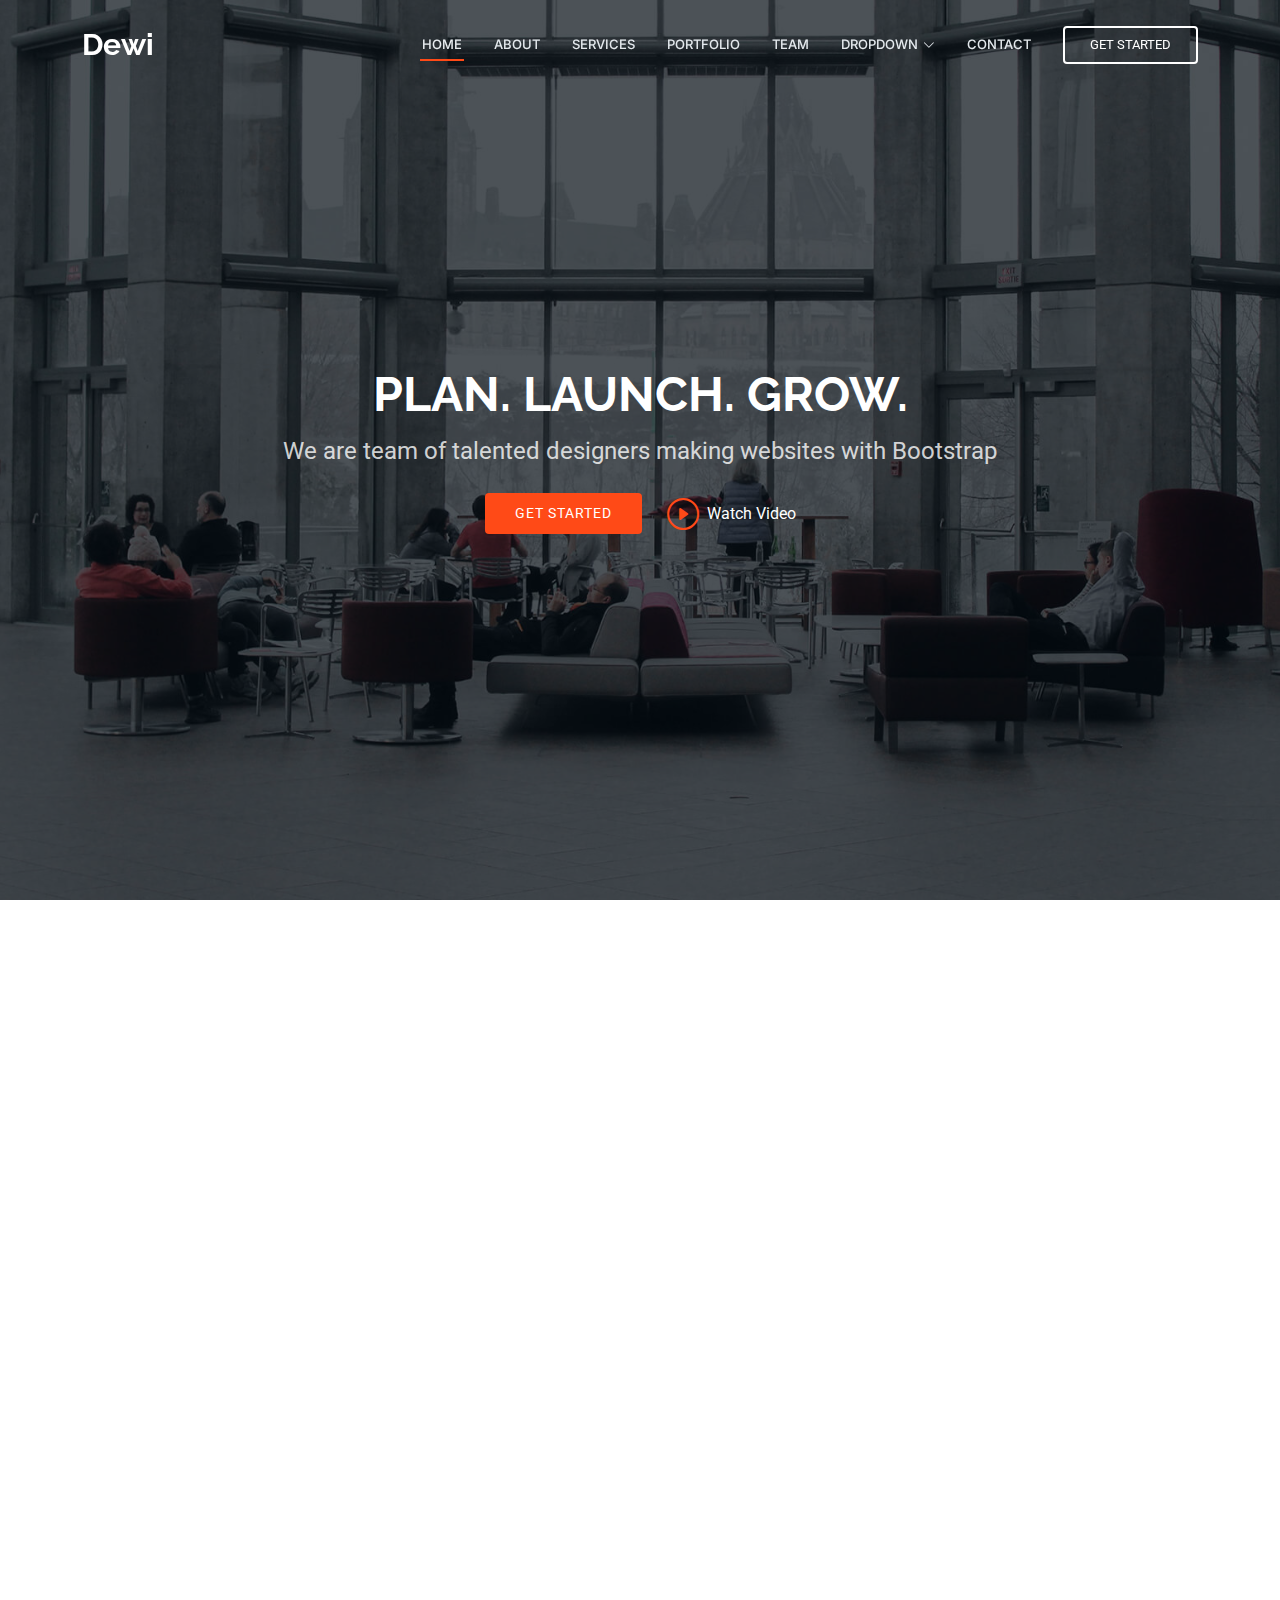
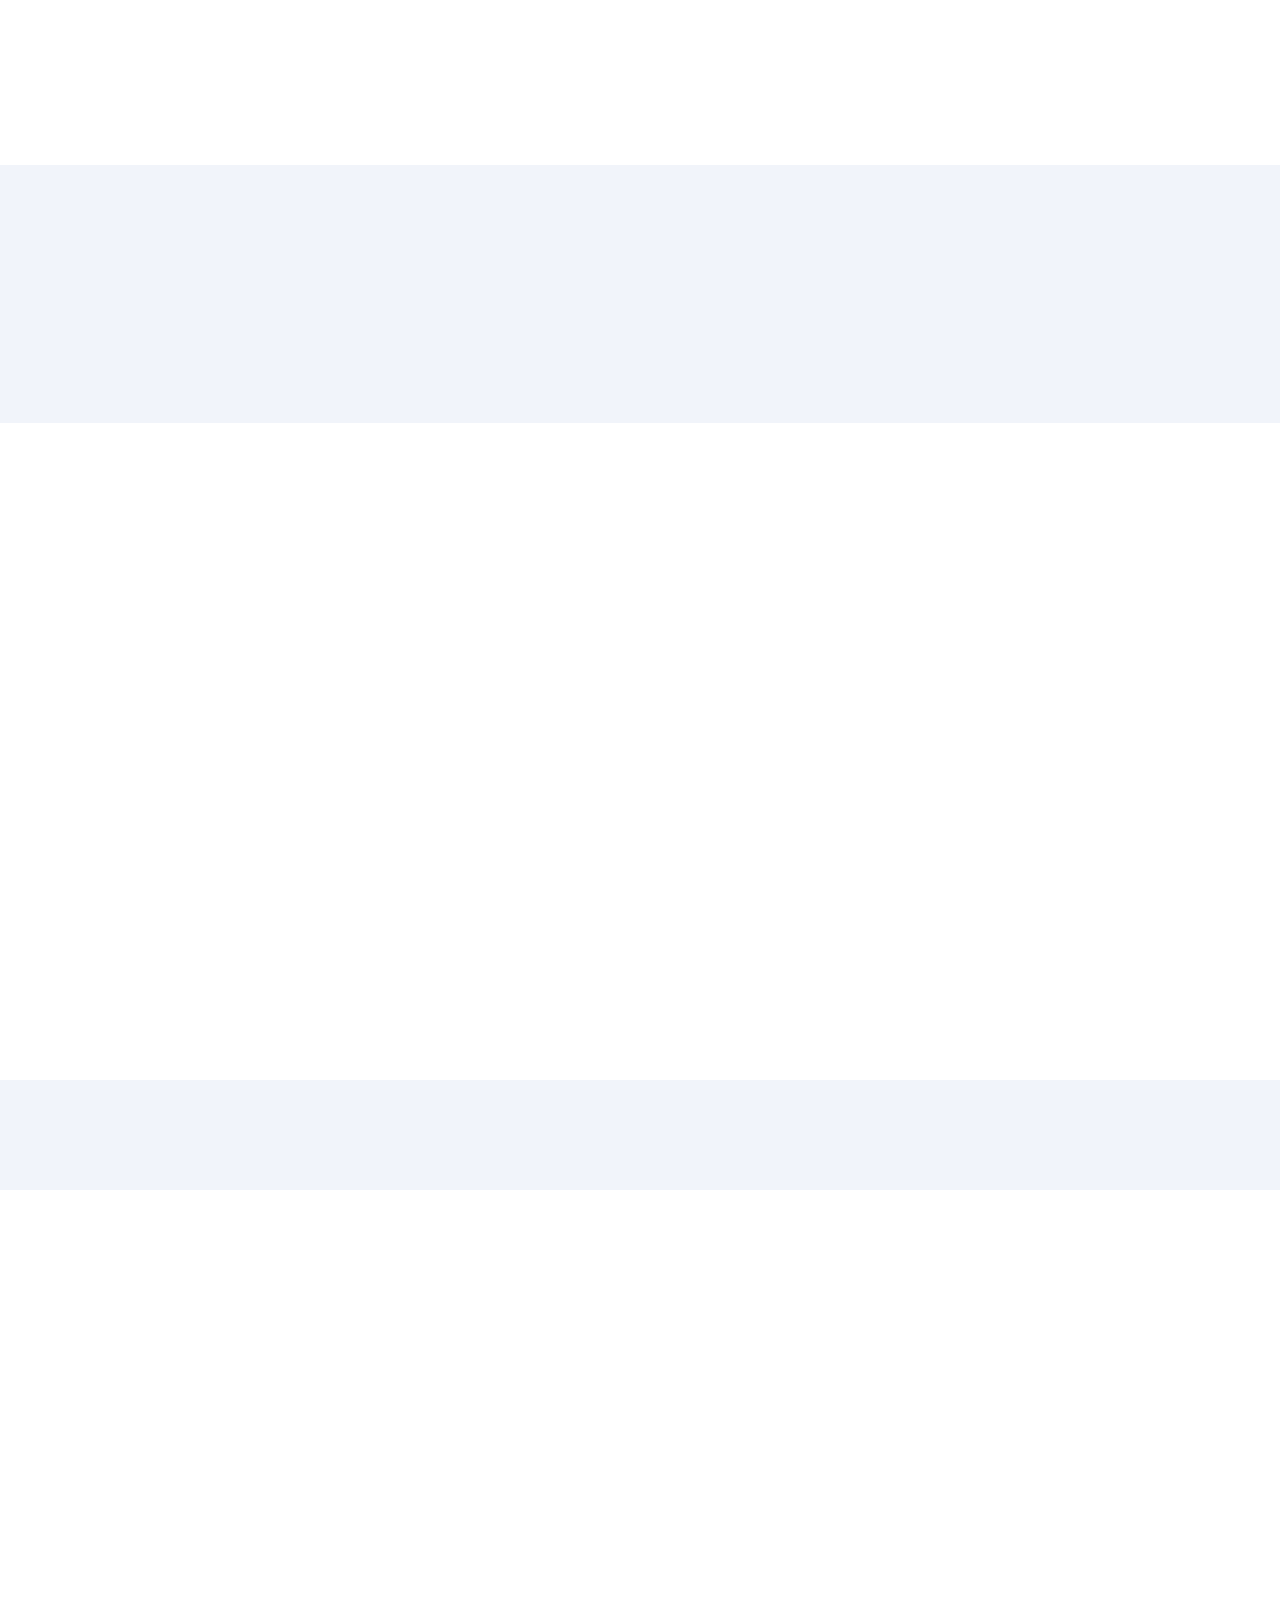
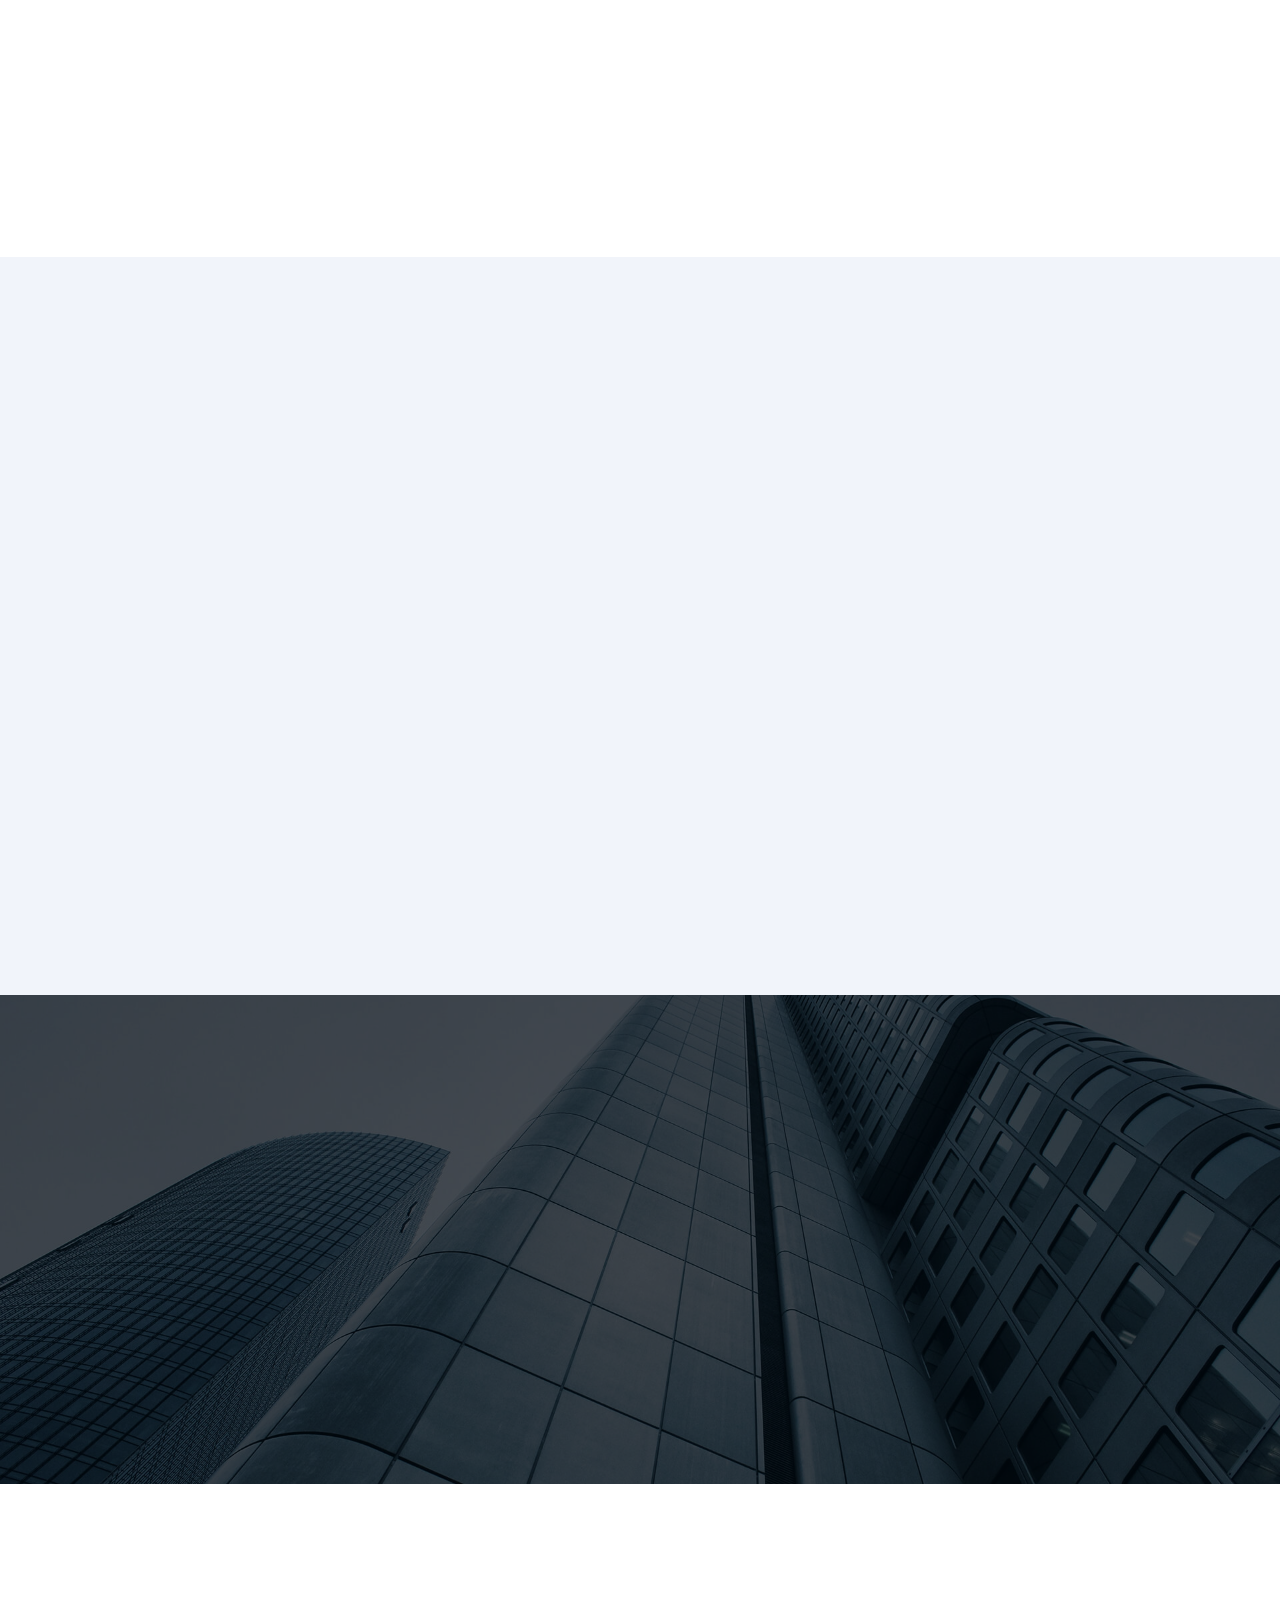
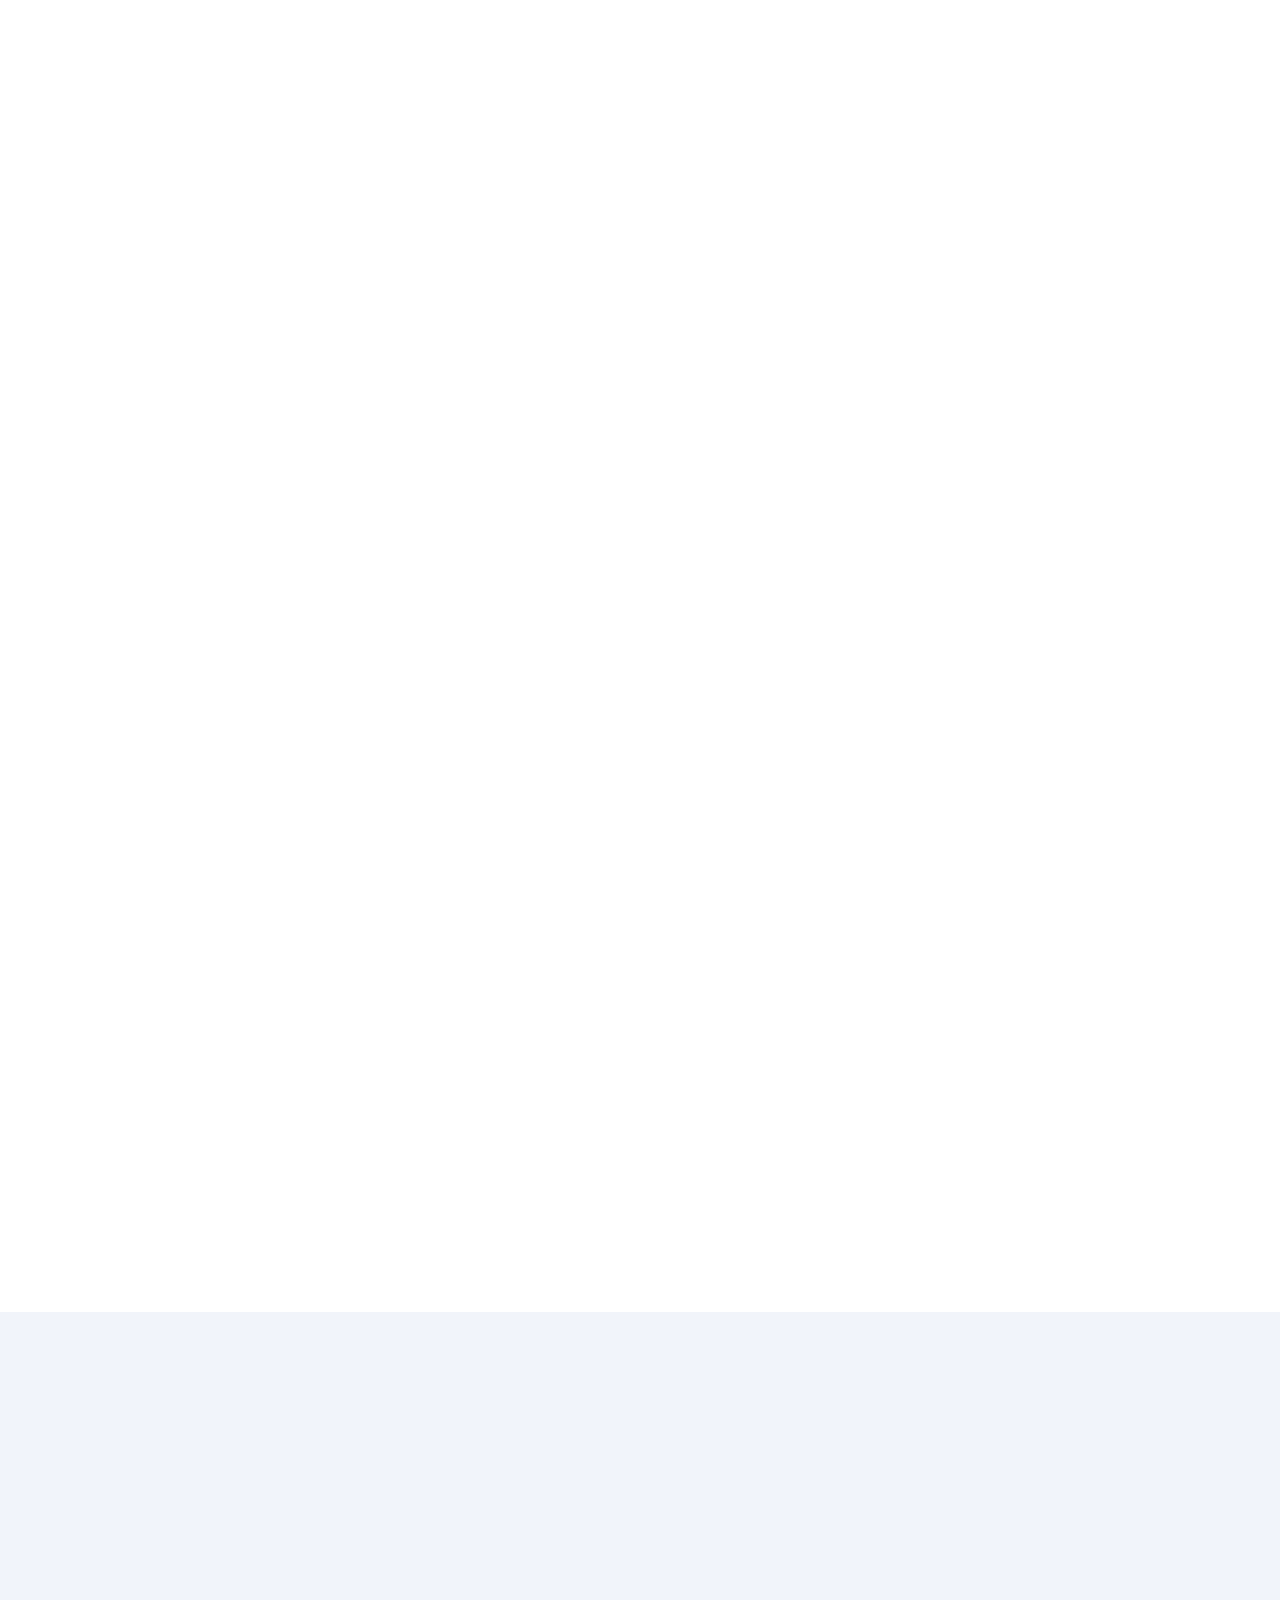
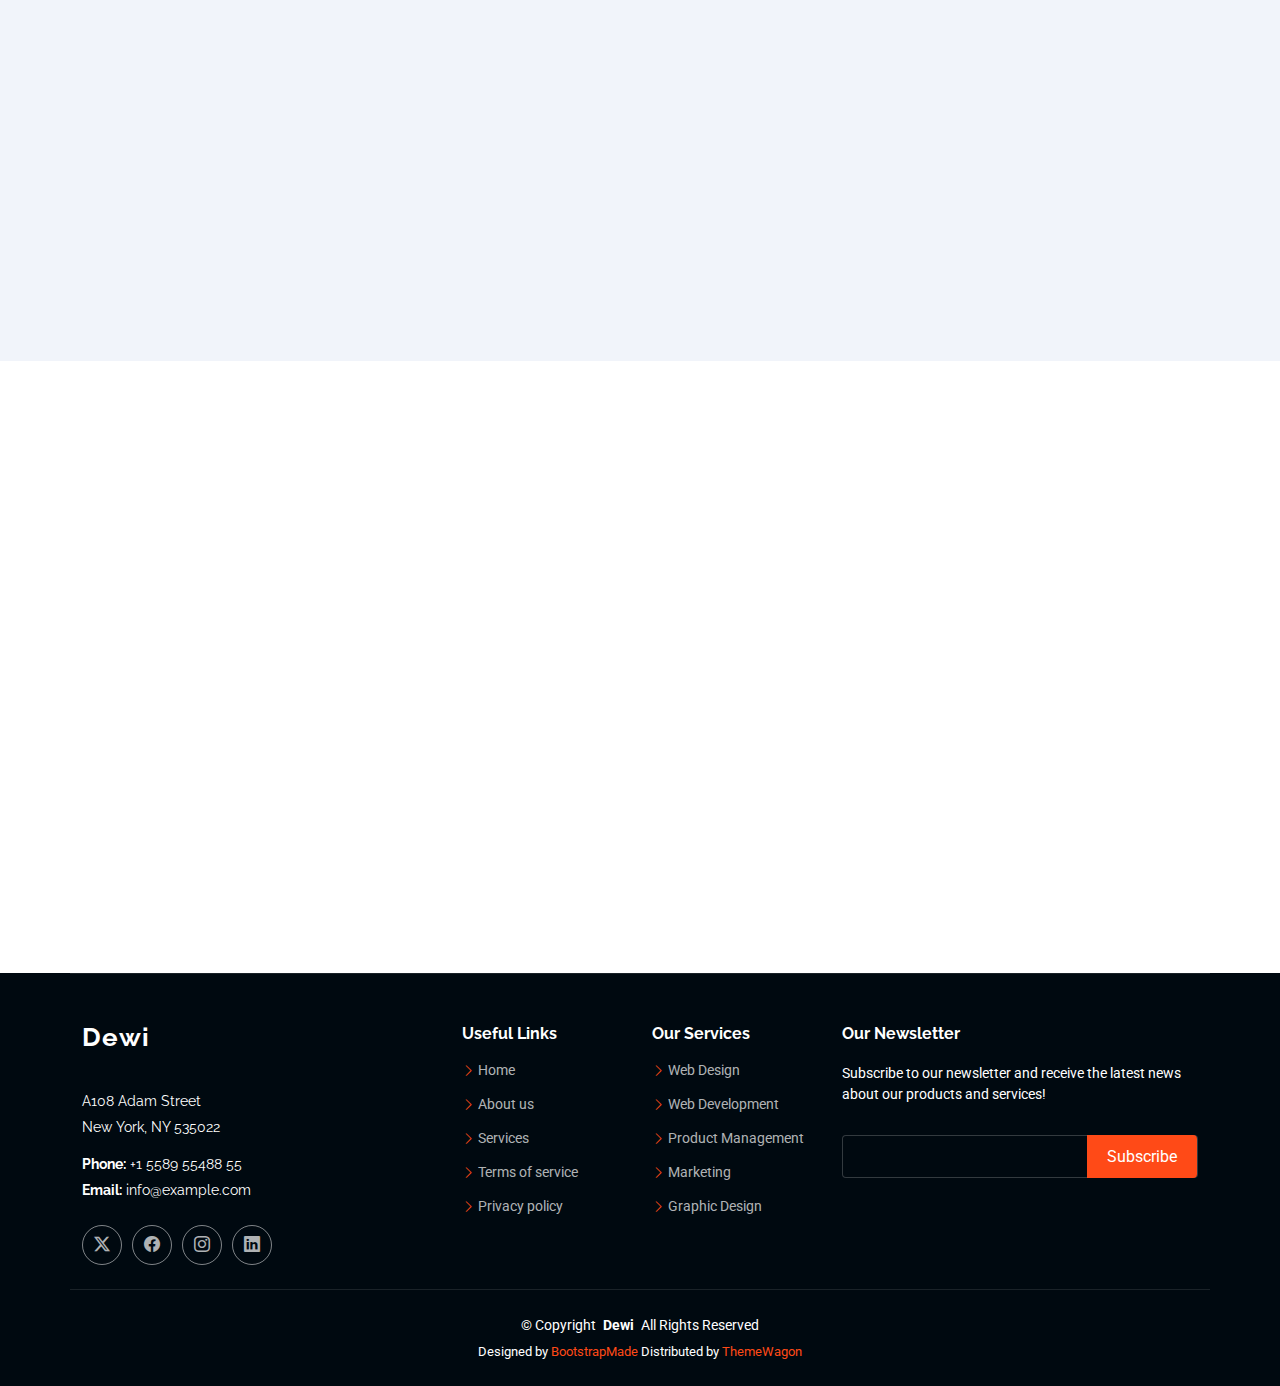
<file: index.html>
<!DOCTYPE html>
<html lang="en">

<head>
  <meta charset="utf-8">
  <meta content="width=device-width, initial-scale=1.0" name="viewport">
  <title>Index - Dewi Bootstrap Template</title>
  <meta name="description" content="">
  <meta name="keywords" content="">

  <!-- Favicons -->
  <link href="assets/img/favicon.png" rel="icon">
  <link href="assets/img/apple-touch-icon.png" rel="apple-touch-icon">

  <!-- Fonts -->
  <link href="https://fonts.googleapis.com" rel="preconnect">
  <link href="https://fonts.gstatic.com" rel="preconnect" crossorigin>
  <link href="https://fonts.googleapis.com/css2?family=Roboto:ital,wght@0,100;0,300;0,400;0,500;0,700;0,900;1,100;1,300;1,400;1,500;1,700;1,900&family=Raleway:ital,wght@0,100;0,200;0,300;0,400;0,500;0,600;0,700;0,800;0,900;1,100;1,200;1,300;1,400;1,500;1,600;1,700;1,800;1,900&family=Inter:wght@100;200;300;400;500;600;700;800;900&display=swap" rel="stylesheet">

  <!-- Vendor CSS Files -->
  <link href="assets/vendor/bootstrap/css/bootstrap.min.css" rel="stylesheet">
  <link href="assets/vendor/bootstrap-icons/bootstrap-icons.css" rel="stylesheet">
  <link href="assets/vendor/aos/aos.css" rel="stylesheet">
  <link href="assets/vendor/glightbox/css/glightbox.min.css" rel="stylesheet">
  <link href="assets/vendor/swiper/swiper-bundle.min.css" rel="stylesheet">

  <!-- Main CSS File -->
  <link href="assets/css/main.css" rel="stylesheet">

  <!-- =======================================================
  * Template Name: Dewi
  * Template URL: https://bootstrapmade.com/dewi-free-multi-purpose-html-template/
  * Updated: Aug 07 2024 with Bootstrap v5.3.3
  * Author: BootstrapMade.com
  * License: https://bootstrapmade.com/license/
  ======================================================== -->
</head>

<body class="index-page">

  <header id="header" class="header d-flex align-items-center fixed-top">
    <div class="container-fluid container-xl position-relative d-flex align-items-center">

      <a href="index.html" class="logo d-flex align-items-center me-auto">
        <!-- Uncomment the line below if you also wish to use an image logo -->
        <!-- <img src="assets/img/logo.png" alt=""> -->
        <h1 class="sitename">Dewi</h1>
      </a>

      <nav id="navmenu" class="navmenu">
        <ul>
          <li><a href="#hero" class="active">Home</a></li>
          <li><a href="#about">About</a></li>
          <li><a href="#services">Services</a></li>
          <li><a href="#portfolio">Portfolio</a></li>
          <li><a href="#team">Team</a></li>
          <li class="dropdown"><a href="#"><span>Dropdown</span> <i class="bi bi-chevron-down toggle-dropdown"></i></a>
            <ul>
              <li><a href="#">Dropdown 1</a></li>
              <li class="dropdown"><a href="#"><span>Deep Dropdown</span> <i class="bi bi-chevron-down toggle-dropdown"></i></a>
                <ul>
                  <li><a href="#">Deep Dropdown 1</a></li>
                  <li><a href="#">Deep Dropdown 2</a></li>
                  <li><a href="#">Deep Dropdown 3</a></li>
                  <li><a href="#">Deep Dropdown 4</a></li>
                  <li><a href="#">Deep Dropdown 5</a></li>
                </ul>
              </li>
              <li><a href="#">Dropdown 2</a></li>
              <li><a href="#">Dropdown 3</a></li>
              <li><a href="#">Dropdown 4</a></li>
            </ul>
          </li>
          <li><a href="#contact">Contact</a></li>
        </ul>
        <i class="mobile-nav-toggle d-xl-none bi bi-list"></i>
      </nav>

      <a class="cta-btn" href="index.html#about">Get Started</a>

    </div>
  </header>

  <main class="main">

    <!-- Hero Section -->
    <section id="hero" class="hero section dark-background">

      <img src="assets/img/hero-bg.jpg" alt="" data-aos="fade-in">

      <div class="container d-flex flex-column align-items-center">
        <h2 data-aos="fade-up" data-aos-delay="100">PLAN. LAUNCH. GROW.</h2>
        <p data-aos="fade-up" data-aos-delay="200">We are team of talented designers making websites with Bootstrap</p>
        <div class="d-flex mt-4" data-aos="fade-up" data-aos-delay="300">
          <a href="#about" class="btn-get-started">Get Started</a>
          <a href="https://www.youtube.com/watch?v=Y7f98aduVJ8" class="glightbox btn-watch-video d-flex align-items-center"><i class="bi bi-play-circle"></i><span>Watch Video</span></a>
        </div>
      </div>

    </section><!-- /Hero Section -->

    <!-- About Section -->
    <section id="about" class="about section">

      <div class="container">

        <div class="row gy-4">
          <div class="col-lg-6" data-aos="fade-up" data-aos-delay="100">
            <h3>Voluptatem dignissimos provident laboris nisi ut aliquip ex ea commodo</h3>
            <img src="assets/img/about.jpg" class="img-fluid rounded-4 mb-4" alt="">
            <p>Ut fugiat ut sunt quia veniam. Voluptate perferendis perspiciatis quod nisi et. Placeat debitis quia recusandae odit et consequatur voluptatem. Dignissimos pariatur consectetur fugiat voluptas ea.</p>
            <p>Temporibus nihil enim deserunt sed ea. Provident sit expedita aut cupiditate nihil vitae quo officia vel. Blanditiis eligendi possimus et in cum. Quidem eos ut sint rem veniam qui. Ut ut repellendus nobis tempore doloribus debitis explicabo similique sit. Accusantium sed ut omnis beatae neque deleniti repellendus.</p>
          </div>
          <div class="col-lg-6" data-aos="fade-up" data-aos-delay="250">
            <div class="content ps-0 ps-lg-5">
              <p class="fst-italic">
                Lorem ipsum dolor sit amet, consectetur adipiscing elit, sed do eiusmod tempor incididunt ut labore et dolore
                magna aliqua.
              </p>
              <ul>
                <li><i class="bi bi-check-circle-fill"></i> <span>Ullamco laboris nisi ut aliquip ex ea commodo consequat.</span></li>
                <li><i class="bi bi-check-circle-fill"></i> <span>Duis aute irure dolor in reprehenderit in voluptate velit.</span></li>
                <li><i class="bi bi-check-circle-fill"></i> <span>Ullamco laboris nisi ut aliquip ex ea commodo consequat. Duis aute irure dolor in reprehenderit in voluptate trideta storacalaperda mastiro dolore eu fugiat nulla pariatur.</span></li>
              </ul>
              <p>
                Ullamco laboris nisi ut aliquip ex ea commodo consequat. Duis aute irure dolor in reprehenderit in voluptate
                velit esse cillum dolore eu fugiat nulla pariatur. Excepteur sint occaecat cupidatat non proident
              </p>

              <div class="position-relative mt-4">
                <img src="assets/img/about-2.jpg" class="img-fluid rounded-4" alt="">
                <a href="https://www.youtube.com/watch?v=Y7f98aduVJ8" class="glightbox pulsating-play-btn"></a>
              </div>
            </div>
          </div>
        </div>

      </div>

    </section><!-- /About Section -->

    <!-- Stats Section -->
    <section id="stats" class="stats section light-background">

      <div class="container" data-aos="fade-up" data-aos-delay="100">

        <div class="row gy-4">

          <div class="col-lg-3 col-md-6">
            <div class="stats-item d-flex align-items-center w-100 h-100">
              <i class="bi bi-emoji-smile color-blue flex-shrink-0"></i>
              <div>
                <span data-purecounter-start="0" data-purecounter-end="232" data-purecounter-duration="1" class="purecounter"></span>
                <p>Happy Clients</p>
              </div>
            </div>
          </div><!-- End Stats Item -->

          <div class="col-lg-3 col-md-6">
            <div class="stats-item d-flex align-items-center w-100 h-100">
              <i class="bi bi-journal-richtext color-orange flex-shrink-0"></i>
              <div>
                <span data-purecounter-start="0" data-purecounter-end="521" data-purecounter-duration="1" class="purecounter"></span>
                <p>Projects</p>
              </div>
            </div>
          </div><!-- End Stats Item -->

          <div class="col-lg-3 col-md-6">
            <div class="stats-item d-flex align-items-center w-100 h-100">
              <i class="bi bi-headset color-green flex-shrink-0"></i>
              <div>
                <span data-purecounter-start="0" data-purecounter-end="1463" data-purecounter-duration="1" class="purecounter"></span>
                <p>Hours Of Support</p>
              </div>
            </div>
          </div><!-- End Stats Item -->

          <div class="col-lg-3 col-md-6">
            <div class="stats-item d-flex align-items-center w-100 h-100">
              <i class="bi bi-people color-pink flex-shrink-0"></i>
              <div>
                <span data-purecounter-start="0" data-purecounter-end="15" data-purecounter-duration="1" class="purecounter"></span>
                <p>Hard Workers</p>
              </div>
            </div>
          </div><!-- End Stats Item -->

        </div>

      </div>

    </section><!-- /Stats Section -->

    <!-- Services Section -->
    <section id="services" class="services section">

      <!-- Section Title -->
      <div class="container section-title" data-aos="fade-up">
        <h2>Services</h2>
        <p>Featured Srvices<br></p>
      </div><!-- End Section Title -->

      <div class="container" data-aos="fade-up" data-aos-delay="100">

        <div class="row gy-5">

          <div class="col-xl-4 col-md-6" data-aos="zoom-in" data-aos-delay="200">
            <div class="service-item">
              <div class="img">
                <img src="assets/img/services-1.jpg" class="img-fluid" alt="">
              </div>
              <div class="details position-relative">
                <div class="icon">
                  <i class="bi bi-activity"></i>
                </div>
                <a href="service-details.html" class="stretched-link">
                  <h3>Nesciunt Mete</h3>
                </a>
                <p>Provident nihil minus qui consequatur non omnis maiores. Eos accusantium minus dolores iure perferendis.</p>
              </div>
            </div>
          </div><!-- End Service Item -->

          <div class="col-xl-4 col-md-6" data-aos="zoom-in" data-aos-delay="300">
            <div class="service-item">
              <div class="img">
                <img src="assets/img/services-2.jpg" class="img-fluid" alt="">
              </div>
              <div class="details position-relative">
                <div class="icon">
                  <i class="bi bi-broadcast"></i>
                </div>
                <a href="service-details.html" class="stretched-link">
                  <h3>Eosle Commodi</h3>
                </a>
                <p>Ut autem aut autem non a. Sint sint sit facilis nam iusto sint. Libero corrupti neque eum hic non ut nesciunt dolorem.</p>
              </div>
            </div>
          </div><!-- End Service Item -->

          <div class="col-xl-4 col-md-6" data-aos="zoom-in" data-aos-delay="400">
            <div class="service-item">
              <div class="img">
                <img src="assets/img/services-3.jpg" class="img-fluid" alt="">
              </div>
              <div class="details position-relative">
                <div class="icon">
                  <i class="bi bi-easel"></i>
                </div>
                <a href="service-details.html" class="stretched-link">
                  <h3>Ledo Markt</h3>
                </a>
                <p>Ut excepturi voluptatem nisi sed. Quidem fuga consequatur. Minus ea aut. Vel qui id voluptas adipisci eos earum corrupti.</p>
              </div>
            </div>
          </div><!-- End Service Item -->

        </div>

      </div>

    </section><!-- /Services Section -->

    <!-- Clients Section -->
    <section id="clients" class="clients section light-background">

      <div class="container" data-aos="fade-up">

        <div class="row gy-4">

          <div class="col-xl-2 col-md-3 col-6 client-logo">
            <img src="assets/img/clients/client-1.png" class="img-fluid" alt="">
          </div><!-- End Client Item -->

          <div class="col-xl-2 col-md-3 col-6 client-logo">
            <img src="assets/img/clients/client-2.png" class="img-fluid" alt="">
          </div><!-- End Client Item -->

          <div class="col-xl-2 col-md-3 col-6 client-logo">
            <img src="assets/img/clients/client-3.png" class="img-fluid" alt="">
          </div><!-- End Client Item -->

          <div class="col-xl-2 col-md-3 col-6 client-logo">
            <img src="assets/img/clients/client-4.png" class="img-fluid" alt="">
          </div><!-- End Client Item -->

          <div class="col-xl-2 col-md-3 col-6 client-logo">
            <img src="assets/img/clients/client-5.png" class="img-fluid" alt="">
          </div><!-- End Client Item -->

          <div class="col-xl-2 col-md-3 col-6 client-logo">
            <img src="assets/img/clients/client-6.png" class="img-fluid" alt="">
          </div><!-- End Client Item -->

        </div>

      </div>

    </section><!-- /Clients Section -->

    <!-- Features Section -->
    <section id="features" class="features section">

      <div class="container">

        <ul class="nav nav-tabs row  d-flex" data-aos="fade-up" data-aos-delay="100">
          <li class="nav-item col-3">
            <a class="nav-link active show" data-bs-toggle="tab" data-bs-target="#features-tab-1">
              <i class="bi bi-binoculars"></i>
              <h4 class="d-none d-lg-block">Modi sit est dela pireda nest</h4>
            </a>
          </li>
          <li class="nav-item col-3">
            <a class="nav-link" data-bs-toggle="tab" data-bs-target="#features-tab-2">
              <i class="bi bi-box-seam"></i>
              <h4 class="d-none d-lg-block">Unde praesenti mara setra le</h4>
            </a>
          </li>
          <li class="nav-item col-3">
            <a class="nav-link" data-bs-toggle="tab" data-bs-target="#features-tab-3">
              <i class="bi bi-brightness-high"></i>
              <h4 class="d-none d-lg-block">Pariatur explica nitro dela</h4>
            </a>
          </li>
          <li class="nav-item col-3">
            <a class="nav-link" data-bs-toggle="tab" data-bs-target="#features-tab-4">
              <i class="bi bi-command"></i>
              <h4 class="d-none d-lg-block">Nostrum qui dile node</h4>
            </a>
          </li>
        </ul><!-- End Tab Nav -->

        <div class="tab-content" data-aos="fade-up" data-aos-delay="200">

          <div class="tab-pane fade active show" id="features-tab-1">
            <div class="row">
              <div class="col-lg-6 order-2 order-lg-1 mt-3 mt-lg-0">
                <h3>Voluptatem dignissimos provident quasi corporis voluptates sit assumenda.</h3>
                <p class="fst-italic">
                  Lorem ipsum dolor sit amet, consectetur adipiscing elit, sed do eiusmod tempor incididunt ut labore et dolore
                  magna aliqua.
                </p>
                <ul>
                  <li><i class="bi bi-check2-all"></i>
                    <spab>Ullamco laboris nisi ut aliquip ex ea commodo consequat.</spab>
                  </li>
                  <li><i class="bi bi-check2-all"></i> <span>Duis aute irure dolor in reprehenderit in voluptate velit</span>.</li>
                  <li><i class="bi bi-check2-all"></i> <span>Ullamco laboris nisi ut aliquip ex ea commodo consequat. Duis aute irure dolor in reprehenderit in voluptate trideta storacalaperda mastiro dolore eu fugiat nulla pariatur.</span></li>
                </ul>
                <p>
                  Ullamco laboris nisi ut aliquip ex ea commodo consequat. Duis aute irure dolor in reprehenderit in voluptate
                  velit esse cillum dolore eu fugiat nulla pariatur. Excepteur sint occaecat cupidatat non proident, sunt in
                  culpa qui officia deserunt mollit anim id est laborum
                </p>
              </div>
              <div class="col-lg-6 order-1 order-lg-2 text-center">
                <img src="assets/img/working-1.jpg" alt="" class="img-fluid">
              </div>
            </div>
          </div><!-- End Tab Content Item -->

          <div class="tab-pane fade" id="features-tab-2">
            <div class="row">
              <div class="col-lg-6 order-2 order-lg-1 mt-3 mt-lg-0">
                <h3>Neque exercitationem debitis soluta quos debitis quo mollitia officia est</h3>
                <p>
                  Ullamco laboris nisi ut aliquip ex ea commodo consequat. Duis aute irure dolor in reprehenderit in voluptate
                  velit esse cillum dolore eu fugiat nulla pariatur. Excepteur sint occaecat cupidatat non proident, sunt in
                  culpa qui officia deserunt mollit anim id est laborum
                </p>
                <p class="fst-italic">
                  Lorem ipsum dolor sit amet, consectetur adipiscing elit, sed do eiusmod tempor incididunt ut labore et dolore
                  magna aliqua.
                </p>
                <ul>
                  <li><i class="bi bi-check2-all"></i> <span>Ullamco laboris nisi ut aliquip ex ea commodo consequat.</span></li>
                  <li><i class="bi bi-check2-all"></i> <span>Duis aute irure dolor in reprehenderit in voluptate velit.</span></li>
                  <li><i class="bi bi-check2-all"></i> <span>Provident mollitia neque rerum asperiores dolores quos qui a. Ipsum neque dolor voluptate nisi sed.</span></li>
                  <li><i class="bi bi-check2-all"></i> <span>Ullamco laboris nisi ut aliquip ex ea commodo consequat. Duis aute irure dolor in reprehenderit in voluptate trideta storacalaperda mastiro dolore eu fugiat nulla pariatur.</span></li>
                </ul>
              </div>
              <div class="col-lg-6 order-1 order-lg-2 text-center">
                <img src="assets/img/working-2.jpg" alt="" class="img-fluid">
              </div>
            </div>
          </div><!-- End Tab Content Item -->

          <div class="tab-pane fade" id="features-tab-3">
            <div class="row">
              <div class="col-lg-6 order-2 order-lg-1 mt-3 mt-lg-0">
                <h3>Voluptatibus commodi ut accusamus ea repudiandae ut autem dolor ut assumenda</h3>
                <p>
                  Ullamco laboris nisi ut aliquip ex ea commodo consequat. Duis aute irure dolor in reprehenderit in voluptate
                  velit esse cillum dolore eu fugiat nulla pariatur. Excepteur sint occaecat cupidatat non proident, sunt in
                  culpa qui officia deserunt mollit anim id est laborum
                </p>
                <ul>
                  <li><i class="bi bi-check2-all"></i> <span>Ullamco laboris nisi ut aliquip ex ea commodo consequat.</span></li>
                  <li><i class="bi bi-check2-all"></i> <span>Duis aute irure dolor in reprehenderit in voluptate velit.</span></li>
                  <li><i class="bi bi-check2-all"></i> <span>Provident mollitia neque rerum asperiores dolores quos qui a. Ipsum neque dolor voluptate nisi sed.</span></li>
                </ul>
                <p class="fst-italic">
                  Lorem ipsum dolor sit amet, consectetur adipiscing elit, sed do eiusmod tempor incididunt ut labore et dolore
                  magna aliqua.
                </p>
              </div>
              <div class="col-lg-6 order-1 order-lg-2 text-center">
                <img src="assets/img/working-3.jpg" alt="" class="img-fluid">
              </div>
            </div>
          </div><!-- End Tab Content Item -->

          <div class="tab-pane fade" id="features-tab-4">
            <div class="row">
              <div class="col-lg-6 order-2 order-lg-1 mt-3 mt-lg-0">
                <h3>Omnis fugiat ea explicabo sunt dolorum asperiores sequi inventore rerum</h3>
                <p>
                  Ullamco laboris nisi ut aliquip ex ea commodo consequat. Duis aute irure dolor in reprehenderit in voluptate
                  velit esse cillum dolore eu fugiat nulla pariatur. Excepteur sint occaecat cupidatat non proident, sunt in
                  culpa qui officia deserunt mollit anim id est laborum
                </p>
                <p class="fst-italic">
                  Lorem ipsum dolor sit amet, consectetur adipiscing elit, sed do eiusmod tempor incididunt ut labore et dolore
                  magna aliqua.
                </p>
                <ul>
                  <li><i class="bi bi-check2-all"></i> <span>Ullamco laboris nisi ut aliquip ex ea commodo consequat.</span></li>
                  <li><i class="bi bi-check2-all"></i> <span>Duis aute irure dolor in reprehenderit in voluptate velit.</span></li>
                  <li><i class="bi bi-check2-all"></i> <span>Ullamco laboris nisi ut aliquip ex ea commodo consequat. Duis aute irure dolor in reprehenderit in voluptate trideta storacalaperda mastiro dolore eu fugiat nulla pariatur.</span></li>
                </ul>
              </div>
              <div class="col-lg-6 order-1 order-lg-2 text-center">
                <img src="assets/img/working-4.jpg" alt="" class="img-fluid">
              </div>
            </div>
          </div><!-- End Tab Content Item -->

        </div>

      </div>

    </section><!-- /Features Section -->

    <!-- Services 2 Section -->
    <section id="services-2" class="services-2 section light-background">

      <!-- Section Title -->
      <div class="container section-title" data-aos="fade-up">
        <h2>Services</h2>
        <p>CHECK OUR SERVICES</p>
      </div><!-- End Section Title -->

      <div class="container">

        <div class="row gy-4">

          <div class="col-md-6" data-aos="fade-up" data-aos-delay="100">
            <div class="service-item d-flex position-relative h-100">
              <i class="bi bi-briefcase icon flex-shrink-0"></i>
              <div>
                <h4 class="title"><a href="#" class="stretched-link">Lorem Ipsum</a></h4>
                <p class="description">Voluptatum deleniti atque corrupti quos dolores et quas molestias excepturi sint occaecati cupiditate non provident</p>
              </div>
            </div>
          </div><!-- End Service Item -->

          <div class="col-md-6" data-aos="fade-up" data-aos-delay="200">
            <div class="service-item d-flex position-relative h-100">
              <i class="bi bi-card-checklist icon flex-shrink-0"></i>
              <div>
                <h4 class="title"><a href="#" class="stretched-link">Dolor Sitema</a></h4>
                <p class="description">Minim veniam, quis nostrud exercitation ullamco laboris nisi ut aliquip ex ea commodo consequat tarad limino ata</p>
              </div>
            </div>
          </div><!-- End Service Item -->

          <div class="col-md-6" data-aos="fade-up" data-aos-delay="300">
            <div class="service-item d-flex position-relative h-100">
              <i class="bi bi-bar-chart icon flex-shrink-0"></i>
              <div>
                <h4 class="title"><a href="#" class="stretched-link">Sed ut perspiciatis</a></h4>
                <p class="description">Duis aute irure dolor in reprehenderit in voluptate velit esse cillum dolore eu fugiat nulla pariatur</p>
              </div>
            </div>
          </div><!-- End Service Item -->

          <div class="col-md-6" data-aos="fade-up" data-aos-delay="400">
            <div class="service-item d-flex position-relative h-100">
              <i class="bi bi-binoculars icon flex-shrink-0"></i>
              <div>
                <h4 class="title"><a href="#" class="stretched-link">Magni Dolores</a></h4>
                <p class="description">Excepteur sint occaecat cupidatat non proident, sunt in culpa qui officia deserunt mollit anim id est laborum</p>
              </div>
            </div>
          </div><!-- End Service Item -->

          <div class="col-md-6" data-aos="fade-up" data-aos-delay="500">
            <div class="service-item d-flex position-relative h-100">
              <i class="bi bi-brightness-high icon flex-shrink-0"></i>
              <div>
                <h4 class="title"><a href="#" class="stretched-link">Nemo Enim</a></h4>
                <p class="description">At vero eos et accusamus et iusto odio dignissimos ducimus qui blanditiis praesentium voluptatum deleniti atque</p>
              </div>
            </div>
          </div><!-- End Service Item -->

          <div class="col-md-6" data-aos="fade-up" data-aos-delay="600">
            <div class="service-item d-flex position-relative h-100">
              <i class="bi bi-calendar4-week icon flex-shrink-0"></i>
              <div>
                <h4 class="title"><a href="#" class="stretched-link">Eiusmod Tempor</a></h4>
                <p class="description">Et harum quidem rerum facilis est et expedita distinctio. Nam libero tempore, cum soluta nobis est eligendi</p>
              </div>
            </div>
          </div><!-- End Service Item -->

        </div>

      </div>

    </section><!-- /Services 2 Section -->

    <!-- Testimonials Section -->
    <section id="testimonials" class="testimonials section dark-background">

      <img src="assets/img/testimonials-bg.jpg" class="testimonials-bg" alt="">

      <div class="container" data-aos="fade-up" data-aos-delay="100">

        <div class="swiper init-swiper">
          <script type="application/json" class="swiper-config">
            {
              "loop": true,
              "speed": 600,
              "autoplay": {
                "delay": 5000
              },
              "slidesPerView": "auto",
              "pagination": {
                "el": ".swiper-pagination",
                "type": "bullets",
                "clickable": true
              }
            }
          </script>
          <div class="swiper-wrapper">

            <div class="swiper-slide">
              <div class="testimonial-item">
                <img src="assets/img/testimonials/testimonials-1.jpg" class="testimonial-img" alt="">
                <h3>Saul Goodman</h3>
                <h4>Ceo &amp; Founder</h4>
                <div class="stars">
                  <i class="bi bi-star-fill"></i><i class="bi bi-star-fill"></i><i class="bi bi-star-fill"></i><i class="bi bi-star-fill"></i><i class="bi bi-star-fill"></i>
                </div>
                <p>
                  <i class="bi bi-quote quote-icon-left"></i>
                  <span>Proin iaculis purus consequat sem cure digni ssim donec porttitora entum suscipit rhoncus. Accusantium quam, ultricies eget id, aliquam eget nibh et. Maecen aliquam, risus at semper.</span>
                  <i class="bi bi-quote quote-icon-right"></i>
                </p>
              </div>
            </div><!-- End testimonial item -->

            <div class="swiper-slide">
              <div class="testimonial-item">
                <img src="assets/img/testimonials/testimonials-2.jpg" class="testimonial-img" alt="">
                <h3>Sara Wilsson</h3>
                <h4>Designer</h4>
                <div class="stars">
                  <i class="bi bi-star-fill"></i><i class="bi bi-star-fill"></i><i class="bi bi-star-fill"></i><i class="bi bi-star-fill"></i><i class="bi bi-star-fill"></i>
                </div>
                <p>
                  <i class="bi bi-quote quote-icon-left"></i>
                  <span>Export tempor illum tamen malis malis eram quae irure esse labore quem cillum quid cillum eram malis quorum velit fore eram velit sunt aliqua noster fugiat irure amet legam anim culpa.</span>
                  <i class="bi bi-quote quote-icon-right"></i>
                </p>
              </div>
            </div><!-- End testimonial item -->

            <div class="swiper-slide">
              <div class="testimonial-item">
                <img src="assets/img/testimonials/testimonials-3.jpg" class="testimonial-img" alt="">
                <h3>Jena Karlis</h3>
                <h4>Store Owner</h4>
                <div class="stars">
                  <i class="bi bi-star-fill"></i><i class="bi bi-star-fill"></i><i class="bi bi-star-fill"></i><i class="bi bi-star-fill"></i><i class="bi bi-star-fill"></i>
                </div>
                <p>
                  <i class="bi bi-quote quote-icon-left"></i>
                  <span>Enim nisi quem export duis labore cillum quae magna enim sint quorum nulla quem veniam duis minim tempor labore quem eram duis noster aute amet eram fore quis sint minim.</span>
                  <i class="bi bi-quote quote-icon-right"></i>
                </p>
              </div>
            </div><!-- End testimonial item -->

            <div class="swiper-slide">
              <div class="testimonial-item">
                <img src="assets/img/testimonials/testimonials-4.jpg" class="testimonial-img" alt="">
                <h3>Matt Brandon</h3>
                <h4>Freelancer</h4>
                <div class="stars">
                  <i class="bi bi-star-fill"></i><i class="bi bi-star-fill"></i><i class="bi bi-star-fill"></i><i class="bi bi-star-fill"></i><i class="bi bi-star-fill"></i>
                </div>
                <p>
                  <i class="bi bi-quote quote-icon-left"></i>
                  <span>Fugiat enim eram quae cillum dolore dolor amet nulla culpa multos export minim fugiat minim velit minim dolor enim duis veniam ipsum anim magna sunt elit fore quem dolore labore illum veniam.</span>
                  <i class="bi bi-quote quote-icon-right"></i>
                </p>
              </div>
            </div><!-- End testimonial item -->

            <div class="swiper-slide">
              <div class="testimonial-item">
                <img src="assets/img/testimonials/testimonials-5.jpg" class="testimonial-img" alt="">
                <h3>John Larson</h3>
                <h4>Entrepreneur</h4>
                <div class="stars">
                  <i class="bi bi-star-fill"></i><i class="bi bi-star-fill"></i><i class="bi bi-star-fill"></i><i class="bi bi-star-fill"></i><i class="bi bi-star-fill"></i>
                </div>
                <p>
                  <i class="bi bi-quote quote-icon-left"></i>
                  <span>Quis quorum aliqua sint quem legam fore sunt eram irure aliqua veniam tempor noster veniam enim culpa labore duis sunt culpa nulla illum cillum fugiat legam esse veniam culpa fore nisi cillum quid.</span>
                  <i class="bi bi-quote quote-icon-right"></i>
                </p>
              </div>
            </div><!-- End testimonial item -->

          </div>
          <div class="swiper-pagination"></div>
        </div>

      </div>

    </section><!-- /Testimonials Section -->

    <!-- Portfolio Section -->
    <section id="portfolio" class="portfolio section">

      <!-- Section Title -->
      <div class="container section-title" data-aos="fade-up">
        <h2>Portfolio</h2>
        <p>CHECK OUR PORTFOLIO</p>
      </div><!-- End Section Title -->

      <div class="container">

        <div class="isotope-layout" data-default-filter="*" data-layout="masonry" data-sort="original-order">

          <ul class="portfolio-filters isotope-filters" data-aos="fade-up" data-aos-delay="100">
            <li data-filter="*" class="filter-active">All</li>
            <li data-filter=".filter-app">App</li>
            <li data-filter=".filter-product">Product</li>
            <li data-filter=".filter-branding">Branding</li>
            <li data-filter=".filter-books">Books</li>
          </ul><!-- End Portfolio Filters -->

          <div class="row gy-4 isotope-container" data-aos="fade-up" data-aos-delay="200">

            <div class="col-lg-4 col-md-6 portfolio-item isotope-item filter-app">
              <div class="portfolio-content h-100">
                <img src="assets/img/portfolio/app-1.jpg" class="img-fluid" alt="">
                <div class="portfolio-info">
                  <h4>App 1</h4>
                  <p>Lorem ipsum, dolor sit amet consectetur</p>
                  <a href="assets/img/portfolio/app-1.jpg" title="App 1" data-gallery="portfolio-gallery-app" class="glightbox preview-link"><i class="bi bi-zoom-in"></i></a>
                  <a href="portfolio-details.html" title="More Details" class="details-link"><i class="bi bi-link-45deg"></i></a>
                </div>
              </div>
            </div><!-- End Portfolio Item -->

            <div class="col-lg-4 col-md-6 portfolio-item isotope-item filter-product">
              <div class="portfolio-content h-100">
                <img src="assets/img/portfolio/product-1.jpg" class="img-fluid" alt="">
                <div class="portfolio-info">
                  <h4>Product 1</h4>
                  <p>Lorem ipsum, dolor sit amet consectetur</p>
                  <a href="assets/img/portfolio/product-1.jpg" title="Product 1" data-gallery="portfolio-gallery-product" class="glightbox preview-link"><i class="bi bi-zoom-in"></i></a>
                  <a href="portfolio-details.html" title="More Details" class="details-link"><i class="bi bi-link-45deg"></i></a>
                </div>
              </div>
            </div><!-- End Portfolio Item -->

            <div class="col-lg-4 col-md-6 portfolio-item isotope-item filter-branding">
              <div class="portfolio-content h-100">
                <img src="assets/img/portfolio/branding-1.jpg" class="img-fluid" alt="">
                <div class="portfolio-info">
                  <h4>Branding 1</h4>
                  <p>Lorem ipsum, dolor sit amet consectetur</p>
                  <a href="assets/img/portfolio/branding-1.jpg" title="Branding 1" data-gallery="portfolio-gallery-branding" class="glightbox preview-link"><i class="bi bi-zoom-in"></i></a>
                  <a href="portfolio-details.html" title="More Details" class="details-link"><i class="bi bi-link-45deg"></i></a>
                </div>
              </div>
            </div><!-- End Portfolio Item -->

            <div class="col-lg-4 col-md-6 portfolio-item isotope-item filter-books">
              <div class="portfolio-content h-100">
                <img src="assets/img/portfolio/books-1.jpg" class="img-fluid" alt="">
                <div class="portfolio-info">
                  <h4>Books 1</h4>
                  <p>Lorem ipsum, dolor sit amet consectetur</p>
                  <a href="assets/img/portfolio/books-1.jpg" title="Branding 1" data-gallery="portfolio-gallery-book" class="glightbox preview-link"><i class="bi bi-zoom-in"></i></a>
                  <a href="portfolio-details.html" title="More Details" class="details-link"><i class="bi bi-link-45deg"></i></a>
                </div>
              </div>
            </div><!-- End Portfolio Item -->

            <div class="col-lg-4 col-md-6 portfolio-item isotope-item filter-app">
              <div class="portfolio-content h-100">
                <img src="assets/img/portfolio/app-2.jpg" class="img-fluid" alt="">
                <div class="portfolio-info">
                  <h4>App 2</h4>
                  <p>Lorem ipsum, dolor sit amet consectetur</p>
                  <a href="assets/img/portfolio/app-2.jpg" title="App 2" data-gallery="portfolio-gallery-app" class="glightbox preview-link"><i class="bi bi-zoom-in"></i></a>
                  <a href="portfolio-details.html" title="More Details" class="details-link"><i class="bi bi-link-45deg"></i></a>
                </div>
              </div>
            </div><!-- End Portfolio Item -->

            <div class="col-lg-4 col-md-6 portfolio-item isotope-item filter-product">
              <div class="portfolio-content h-100">
                <img src="assets/img/portfolio/product-2.jpg" class="img-fluid" alt="">
                <div class="portfolio-info">
                  <h4>Product 2</h4>
                  <p>Lorem ipsum, dolor sit amet consectetur</p>
                  <a href="assets/img/portfolio/product-2.jpg" title="Product 2" data-gallery="portfolio-gallery-product" class="glightbox preview-link"><i class="bi bi-zoom-in"></i></a>
                  <a href="portfolio-details.html" title="More Details" class="details-link"><i class="bi bi-link-45deg"></i></a>
                </div>
              </div>
            </div><!-- End Portfolio Item -->

            <div class="col-lg-4 col-md-6 portfolio-item isotope-item filter-branding">
              <div class="portfolio-content h-100">
                <img src="assets/img/portfolio/branding-2.jpg" class="img-fluid" alt="">
                <div class="portfolio-info">
                  <h4>Branding 2</h4>
                  <p>Lorem ipsum, dolor sit amet consectetur</p>
                  <a href="assets/img/portfolio/branding-2.jpg" title="Branding 2" data-gallery="portfolio-gallery-branding" class="glightbox preview-link"><i class="bi bi-zoom-in"></i></a>
                  <a href="portfolio-details.html" title="More Details" class="details-link"><i class="bi bi-link-45deg"></i></a>
                </div>
              </div>
            </div><!-- End Portfolio Item -->

            <div class="col-lg-4 col-md-6 portfolio-item isotope-item filter-books">
              <div class="portfolio-content h-100">
                <img src="assets/img/portfolio/books-2.jpg" class="img-fluid" alt="">
                <div class="portfolio-info">
                  <h4>Books 2</h4>
                  <p>Lorem ipsum, dolor sit amet consectetur</p>
                  <a href="assets/img/portfolio/books-2.jpg" title="Branding 2" data-gallery="portfolio-gallery-book" class="glightbox preview-link"><i class="bi bi-zoom-in"></i></a>
                  <a href="portfolio-details.html" title="More Details" class="details-link"><i class="bi bi-link-45deg"></i></a>
                </div>
              </div>
            </div><!-- End Portfolio Item -->

            <div class="col-lg-4 col-md-6 portfolio-item isotope-item filter-app">
              <div class="portfolio-content h-100">
                <img src="assets/img/portfolio/app-3.jpg" class="img-fluid" alt="">
                <div class="portfolio-info">
                  <h4>App 3</h4>
                  <p>Lorem ipsum, dolor sit amet consectetur</p>
                  <a href="assets/img/portfolio/app-3.jpg" title="App 3" data-gallery="portfolio-gallery-app" class="glightbox preview-link"><i class="bi bi-zoom-in"></i></a>
                  <a href="portfolio-details.html" title="More Details" class="details-link"><i class="bi bi-link-45deg"></i></a>
                </div>
              </div>
            </div><!-- End Portfolio Item -->

            <div class="col-lg-4 col-md-6 portfolio-item isotope-item filter-product">
              <div class="portfolio-content h-100">
                <img src="assets/img/portfolio/product-3.jpg" class="img-fluid" alt="">
                <div class="portfolio-info">
                  <h4>Product 3</h4>
                  <p>Lorem ipsum, dolor sit amet consectetur</p>
                  <a href="assets/img/portfolio/product-3.jpg" title="Product 3" data-gallery="portfolio-gallery-product" class="glightbox preview-link"><i class="bi bi-zoom-in"></i></a>
                  <a href="portfolio-details.html" title="More Details" class="details-link"><i class="bi bi-link-45deg"></i></a>
                </div>
              </div>
            </div><!-- End Portfolio Item -->

            <div class="col-lg-4 col-md-6 portfolio-item isotope-item filter-branding">
              <div class="portfolio-content h-100">
                <img src="assets/img/portfolio/branding-3.jpg" class="img-fluid" alt="">
                <div class="portfolio-info">
                  <h4>Branding 3</h4>
                  <p>Lorem ipsum, dolor sit amet consectetur</p>
                  <a href="assets/img/portfolio/branding-3.jpg" title="Branding 2" data-gallery="portfolio-gallery-branding" class="glightbox preview-link"><i class="bi bi-zoom-in"></i></a>
                  <a href="portfolio-details.html" title="More Details" class="details-link"><i class="bi bi-link-45deg"></i></a>
                </div>
              </div>
            </div><!-- End Portfolio Item -->

            <div class="col-lg-4 col-md-6 portfolio-item isotope-item filter-books">
              <div class="portfolio-content h-100">
                <img src="assets/img/portfolio/books-3.jpg" class="img-fluid" alt="">
                <div class="portfolio-info">
                  <h4>Books 3</h4>
                  <p>Lorem ipsum, dolor sit amet consectetur</p>
                  <a href="assets/img/portfolio/books-3.jpg" title="Branding 3" data-gallery="portfolio-gallery-book" class="glightbox preview-link"><i class="bi bi-zoom-in"></i></a>
                  <a href="portfolio-details.html" title="More Details" class="details-link"><i class="bi bi-link-45deg"></i></a>
                </div>
              </div>
            </div><!-- End Portfolio Item -->

          </div><!-- End Portfolio Container -->

        </div>

      </div>

    </section><!-- /Portfolio Section -->

    <!-- Team Section -->
    <section id="team" class="team section light-background">

      <!-- Section Title -->
      <div class="container section-title" data-aos="fade-up">
        <h2>Team</h2>
        <p>CHECK OUR TEAM</p>
      </div><!-- End Section Title -->

      <div class="container">

        <div class="row gy-5">

          <div class="col-lg-4 col-md-6" data-aos="fade-up" data-aos-delay="100">
            <div class="member">
              <div class="pic"><img src="assets/img/team/team-1.jpg" class="img-fluid" alt=""></div>
              <div class="member-info">
                <h4>Walter White</h4>
                <span>Chief Executive Officer</span>
                <div class="social">
                  <a href=""><i class="bi bi-twitter-x"></i></a>
                  <a href=""><i class="bi bi-facebook"></i></a>
                  <a href=""><i class="bi bi-instagram"></i></a>
                  <a href=""><i class="bi bi-linkedin"></i></a>
                </div>
              </div>
            </div>
          </div><!-- End Team Member -->

          <div class="col-lg-4 col-md-6" data-aos="fade-up" data-aos-delay="200">
            <div class="member">
              <div class="pic"><img src="assets/img/team/team-2.jpg" class="img-fluid" alt=""></div>
              <div class="member-info">
                <h4>Sarah Jhonson</h4>
                <span>Product Manager</span>
                <div class="social">
                  <a href=""><i class="bi bi-twitter-x"></i></a>
                  <a href=""><i class="bi bi-facebook"></i></a>
                  <a href=""><i class="bi bi-instagram"></i></a>
                  <a href=""><i class="bi bi-linkedin"></i></a>
                </div>
              </div>
            </div>
          </div><!-- End Team Member -->

          <div class="col-lg-4 col-md-6" data-aos="fade-up" data-aos-delay="300">
            <div class="member">
              <div class="pic"><img src="assets/img/team/team-3.jpg" class="img-fluid" alt=""></div>
              <div class="member-info">
                <h4>William Anderson</h4>
                <span>CTO</span>
                <div class="social">
                  <a href=""><i class="bi bi-twitter-x"></i></a>
                  <a href=""><i class="bi bi-facebook"></i></a>
                  <a href=""><i class="bi bi-instagram"></i></a>
                  <a href=""><i class="bi bi-linkedin"></i></a>
                </div>
              </div>
            </div>
          </div><!-- End Team Member -->

        </div>

      </div>

    </section><!-- /Team Section -->

    <!-- Contact Section -->
    <section id="contact" class="contact section">

      <!-- Section Title -->
      <div class="container section-title" data-aos="fade-up">
        <h2>Contact</h2>
        <p>Necessitatibus eius consequatur</p>
      </div><!-- End Section Title -->

      <div class="container" data-aos="fade-up" data-aos-delay="100">

        <div class="row gy-4">
          <div class="col-lg-6 ">
            <div class="row gy-4">

              <div class="col-lg-12">
                <div class="info-item d-flex flex-column justify-content-center align-items-center" data-aos="fade-up" data-aos-delay="200">
                  <i class="bi bi-geo-alt"></i>
                  <h3>Address</h3>
                  <p>A108 Adam Street, New York, NY 535022</p>
                </div>
              </div><!-- End Info Item -->

              <div class="col-md-6">
                <div class="info-item d-flex flex-column justify-content-center align-items-center" data-aos="fade-up" data-aos-delay="300">
                  <i class="bi bi-telephone"></i>
                  <h3>Call Us</h3>
                  <p>+1 5589 55488 55</p>
                </div>
              </div><!-- End Info Item -->

              <div class="col-md-6">
                <div class="info-item d-flex flex-column justify-content-center align-items-center" data-aos="fade-up" data-aos-delay="400">
                  <i class="bi bi-envelope"></i>
                  <h3>Email Us</h3>
                  <p>info@example.com</p>
                </div>
              </div><!-- End Info Item -->

            </div>
          </div>

          <div class="col-lg-6">
            <form action="forms/contact.php" method="post" class="php-email-form" data-aos="fade-up" data-aos-delay="500">
              <div class="row gy-4">

                <div class="col-md-6">
                  <input type="text" name="name" class="form-control" placeholder="Your Name" required="">
                </div>

                <div class="col-md-6 ">
                  <input type="email" class="form-control" name="email" placeholder="Your Email" required="">
                </div>

                <div class="col-md-12">
                  <input type="text" class="form-control" name="subject" placeholder="Subject" required="">
                </div>

                <div class="col-md-12">
                  <textarea class="form-control" name="message" rows="4" placeholder="Message" required=""></textarea>
                </div>

                <div class="col-md-12 text-center">
                  <div class="loading">Loading</div>
                  <div class="error-message"></div>
                  <div class="sent-message">Your message has been sent. Thank you!</div>

                  <button type="submit">Send Message</button>
                </div>

              </div>
            </form>
          </div><!-- End Contact Form -->

        </div>

      </div>

    </section><!-- /Contact Section -->

  </main>

  <footer id="footer" class="footer dark-background">

    <div class="container footer-top">
      <div class="row gy-4">
        <div class="col-lg-4 col-md-6 footer-about">
          <a href="index.html" class="logo d-flex align-items-center">
            <span class="sitename">Dewi</span>
          </a>
          <div class="footer-contact pt-3">
            <p>A108 Adam Street</p>
            <p>New York, NY 535022</p>
            <p class="mt-3"><strong>Phone:</strong> <span>+1 5589 55488 55</span></p>
            <p><strong>Email:</strong> <span>info@example.com</span></p>
          </div>
          <div class="social-links d-flex mt-4">
            <a href=""><i class="bi bi-twitter-x"></i></a>
            <a href=""><i class="bi bi-facebook"></i></a>
            <a href=""><i class="bi bi-instagram"></i></a>
            <a href=""><i class="bi bi-linkedin"></i></a>
          </div>
        </div>

        <div class="col-lg-2 col-md-3 footer-links">
          <h4>Useful Links</h4>
          <ul>
            <li><i class="bi bi-chevron-right"></i> <a href="#">Home</a></li>
            <li><i class="bi bi-chevron-right"></i> <a href="#">About us</a></li>
            <li><i class="bi bi-chevron-right"></i> <a href="#">Services</a></li>
            <li><i class="bi bi-chevron-right"></i> <a href="#">Terms of service</a></li>
            <li><i class="bi bi-chevron-right"></i> <a href="#">Privacy policy</a></li>
          </ul>
        </div>

        <div class="col-lg-2 col-md-3 footer-links">
          <h4>Our Services</h4>
          <ul>
            <li><i class="bi bi-chevron-right"></i> <a href="#">Web Design</a></li>
            <li><i class="bi bi-chevron-right"></i> <a href="#">Web Development</a></li>
            <li><i class="bi bi-chevron-right"></i> <a href="#">Product Management</a></li>
            <li><i class="bi bi-chevron-right"></i> <a href="#">Marketing</a></li>
            <li><i class="bi bi-chevron-right"></i> <a href="#">Graphic Design</a></li>
          </ul>
        </div>

        <div class="col-lg-4 col-md-12 footer-newsletter">
          <h4>Our Newsletter</h4>
          <p>Subscribe to our newsletter and receive the latest news about our products and services!</p>
          <form action="forms/newsletter.php" method="post" class="php-email-form">
            <div class="newsletter-form"><input type="email" name="email"><input type="submit" value="Subscribe"></div>
            <div class="loading">Loading</div>
            <div class="error-message"></div>
            <div class="sent-message">Your subscription request has been sent. Thank you!</div>
          </form>
        </div>

      </div>
    </div>

    <div class="container copyright text-center mt-4">
      <p>© <span>Copyright</span> <strong class="px-1 sitename">Dewi</strong> <span>All Rights Reserved</span></p>
      <div class="credits">
        <!-- All the links in the footer should remain intact. -->
        <!-- You can delete the links only if you've purchased the pro version. -->
        <!-- Licensing information: https://bootstrapmade.com/license/ -->
        <!-- Purchase the pro version with working PHP/AJAX contact form: [buy-url] -->
        Designed by <a href="https://bootstrapmade.com/">BootstrapMade</a> Distributed by <a href=“https://themewagon.com>ThemeWagon
      </div>
    </div>

  </footer>

  <!-- Scroll Top -->
  <a href="#" id="scroll-top" class="scroll-top d-flex align-items-center justify-content-center"><i class="bi bi-arrow-up-short"></i></a>

  <!-- Preloader -->
  <div id="preloader"></div>

  <!-- Vendor JS Files -->
  <script src="assets/vendor/bootstrap/js/bootstrap.bundle.min.js"></script>
  <script src="assets/vendor/php-email-form/validate.js"></script>
  <script src="assets/vendor/aos/aos.js"></script>
  <script src="assets/vendor/glightbox/js/glightbox.min.js"></script>
  <script src="assets/vendor/purecounter/purecounter_vanilla.js"></script>
  <script src="assets/vendor/swiper/swiper-bundle.min.js"></script>
  <script src="assets/vendor/imagesloaded/imagesloaded.pkgd.min.js"></script>
  <script src="assets/vendor/isotope-layout/isotope.pkgd.min.js"></script>

  <!-- Main JS File -->
  <script src="assets/js/main.js"></script>

</body>

</html>
</file>
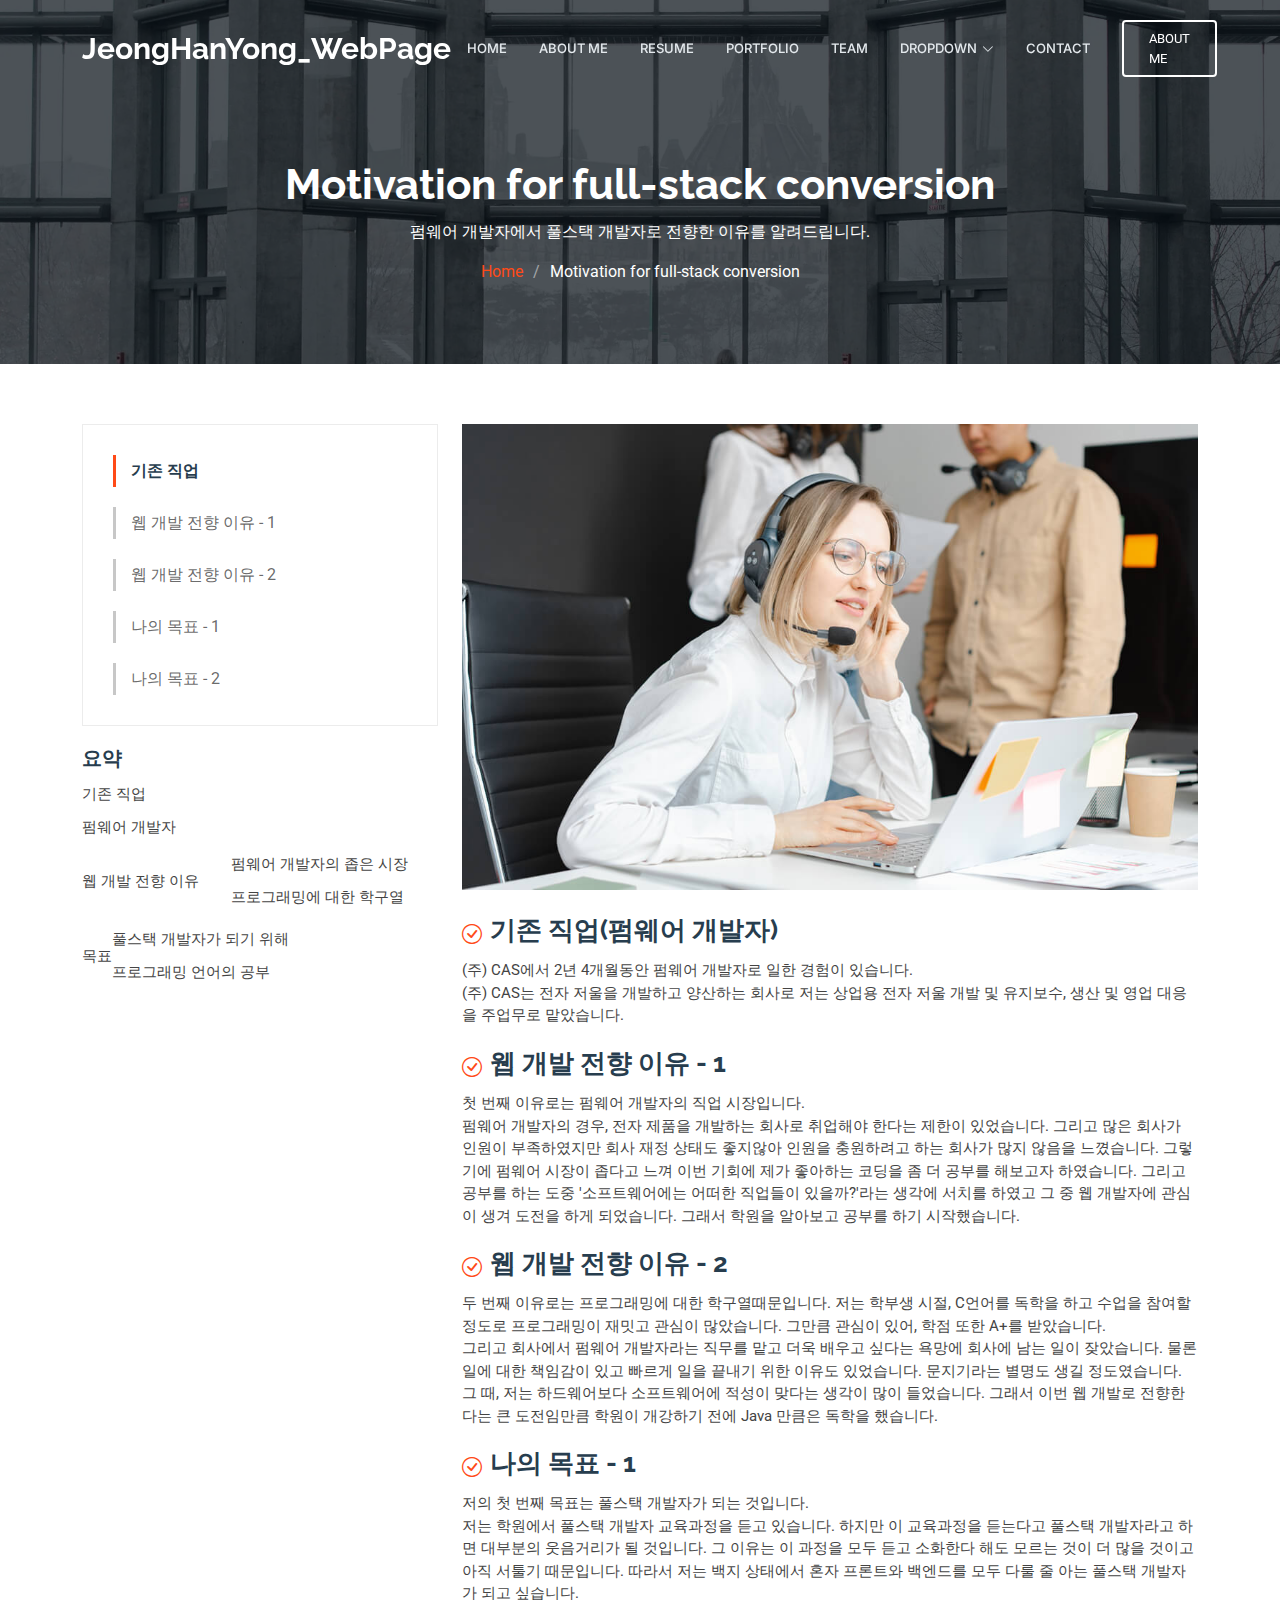
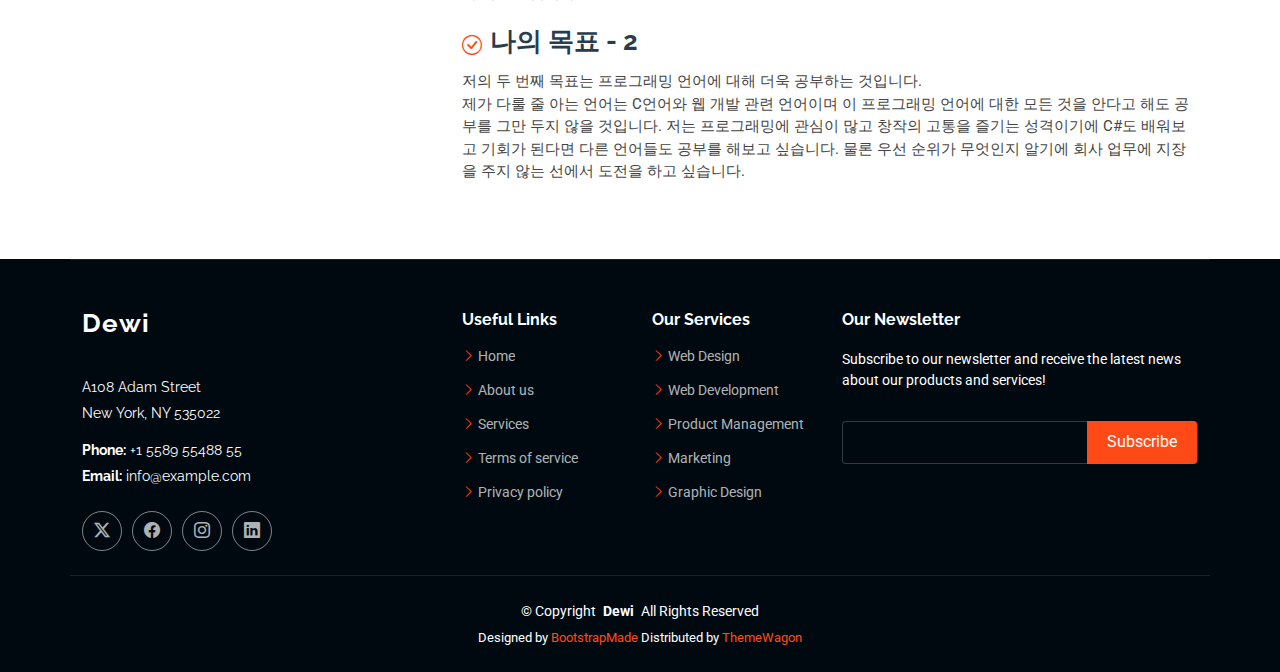
<file: motivation_fullstack.html>
<!DOCTYPE html>
<html lang="en">

<head>
  <meta charset="utf-8">
  <meta content="width=device-width, initial-scale=1.0" name="viewport">
  <title>Hanyong - Motivation_FullStack</title>
  <meta name="description" content="">
  <meta name="keywords" content="">

  <!-- Favicons -->
  <link href="assets/img/favicon.png" rel="icon">
  <link href="assets/img/apple-touch-icon.png" rel="apple-touch-icon">

  <!-- Fonts -->
  <link href="https://fonts.googleapis.com" rel="preconnect">
  <link href="https://fonts.gstatic.com" rel="preconnect" crossorigin>
  <link href="https://fonts.googleapis.com/css2?family=Roboto:ital,wght@0,100;0,300;0,400;0,500;0,700;0,900;1,100;1,300;1,400;1,500;1,700;1,900&family=Raleway:ital,wght@0,100;0,200;0,300;0,400;0,500;0,600;0,700;0,800;0,900;1,100;1,200;1,300;1,400;1,500;1,600;1,700;1,800;1,900&family=Inter:wght@100;200;300;400;500;600;700;800;900&display=swap" rel="stylesheet">

  <!-- Vendor CSS Files -->
  <link href="assets/vendor/bootstrap/css/bootstrap.min.css" rel="stylesheet">
  <link href="assets/vendor/bootstrap-icons/bootstrap-icons.css" rel="stylesheet">
  <link href="assets/vendor/aos/aos.css" rel="stylesheet">
  <link href="assets/vendor/glightbox/css/glightbox.min.css" rel="stylesheet">
  <link href="assets/vendor/swiper/swiper-bundle.min.css" rel="stylesheet">

  <!-- Main CSS File -->
  <link href="assets/css/main.css" rel="stylesheet">

  <!-- =======================================================
  * Template Name: Dewi
  * Template URL: https://bootstrapmade.com/dewi-free-multi-purpose-html-template/
  * Updated: Aug 07 2024 with Bootstrap v5.3.3
  * Author: BootstrapMade.com
  * License: https://bootstrapmade.com/license/
  ======================================================== -->
</head>

<body class="service-details-page">

  <header id="header" class="header d-flex align-items-center fixed-top">
    <div class="container-fluid container-xl position-relative d-flex align-items-center">

      <a href="index.html" class="logo d-flex align-items-center me-auto">
        <!-- Uncomment the line below if you also wish to use an image logo -->
        <!-- <img src="assets/img/logo.png" alt=""> -->
        <h1 class="sitename">JeongHanYong_WebPage</h1>
      </a>

      <nav id="navmenu" class="navmenu">
        <ul>
          <li><a href="#hero">Home</a></li>
          <li><a href="#about">About me</a></li>
          <li><a href="#services">Resume</a></li>
          <li><a href="#portfolio">Portfolio</a></li>
          <li><a href="#team">Team</a></li>
          <li class="dropdown"><a href="#"><span>Dropdown</span> <i class="bi bi-chevron-down toggle-dropdown"></i></a>
            <ul>
              <li><a href="#">Dropdown 1</a></li>
              <li class="dropdown"><a href="#"><span>Deep Dropdown</span> <i class="bi bi-chevron-down toggle-dropdown"></i></a>
                <ul>
                  <li><a href="#">Deep Dropdown 1</a></li>
                  <li><a href="#">Deep Dropdown 2</a></li>
                  <li><a href="#">Deep Dropdown 3</a></li>
                  <li><a href="#">Deep Dropdown 4</a></li>
                  <li><a href="#">Deep Dropdown 5</a></li>
                </ul>
              </li>
              <li><a href="#">Dropdown 2</a></li>
              <li><a href="#">Dropdown 3</a></li>
              <li><a href="#">Dropdown 4</a></li>
            </ul>
          </li>
          <li><a href="#contact">Contact</a></li>
        </ul>
        <i class="mobile-nav-toggle d-xl-none bi bi-list"></i>
      </nav>

      <a class="cta-btn" href="index.html#about">About me</a>

    </div>
  </header>

  <main class="main">

    <!-- Page Title -->
    <div class="page-title dark-background" data-aos="fade" style="background-image: url(assets/img/page-title-bg.webp);">
      <div class="container position-relative">
        <h1>Motivation for full-stack conversion</h1>
        <p>펌웨어 개발자에서 풀스택 개발자로 전향한 이유를 알려드립니다.</p>
        <nav class="breadcrumbs">
          <ol>
            <li><a href="index.html">Home</a></li>
            <li class="current">Motivation for full-stack conversion</li>
          </ol>
        </nav>
      </div>
    </div><!-- End Page Title -->

    <!-- Service Details Section -->
    <section id="service-details" class="service-details section">

      <div class="container">

        <div class="row gy-4">

          <div class="col-lg-4" data-aos="fade-up" data-aos-delay="100">
            <div class="services-list">
              <a href="#Existing_job" class="active">기존 직업</a>
              <a href="#Motivation_Web_Develope_1">웹 개발 전향 이유 - 1</a>
              <a href="#Motivation_Web_Develope_2">웹 개발 전향 이유 - 2</a>
              <a href="#My_Target_1">나의 목표 - 1</a>
              <a href="#My_Target_2">나의 목표 - 2</a>
            </div>

            <h4>요약</h4>
            <ul>
              <li>기존 직업</li>
                  <ul>
                    <li>펌웨어 개발자</li>
                  </ul>
              <li>웹 개발 전향 이유
                  <ol>
                    <li>펌웨어 개발자의 좁은 시장</li>
                    <li>프로그래밍에 대한 학구열</li>
                  </ol>
              </li>
              <li>목표
                <ul>
                  <li>풀스택 개발자가 되기 위해</li>
                  <li>프로그래밍 언어의 공부</li>
                </ul>
              </li>
            </ul>
          </div>

          <div class="col-lg-8" data-aos="fade-up" data-aos-delay="200">
            <img src="assets/img/services.jpg" alt="" class="img-fluid services-img">
            <ul>
              <li id="Existing_job"><i class="bi bi-check-circle"></i> <h3>기존 직업(펌웨어 개발자)</h3></li>
              <p>
                (주) CAS에서 2년 4개월동안 펌웨어 개발자로 일한 경험이 있습니다.<br>
                (주) CAS는 전자 저울을 개발하고 양산하는 회사로 저는 상업용 전자 저울 개발 및 유지보수, 생산 및 영업 대응을 주업무로 맡았습니다.
              </p>
              <li id="Motivation_Web_Develope_1"><i class="bi bi-check-circle"></i> <h3>웹 개발 전향 이유 - 1</h3></li>
              <p>
                첫 번째 이유로는 펌웨어 개발자의 직업 시장입니다.<br>
                펌웨어 개발자의 경우, 전자 제품을 개발하는 회사로 취업해야 한다는 제한이 있었습니다.
                그리고 많은 회사가 인원이 부족하였지만 회사 재정 상태도 좋지않아 인원을 충원하려고 하는 회사가 많지 않음을 느꼈습니다.
                그렇기에 펌웨어 시장이 좁다고 느껴 이번 기회에 제가 좋아하는 코딩을 좀 더 공부를 해보고자 하였습니다.
                그리고 공부를 하는 도중 '소프트웨어에는 어떠한 직업들이 있을까?'라는 생각에 서치를 하였고 그 중 웹 개발자에 관심이 생겨 도전을 하게 되었습니다.
                그래서 학원을 알아보고 공부를 하기 시작했습니다.
              </p>
              <li id="Motivation_Web_Develope_2"><i class="bi bi-check-circle"></i> <h3>웹 개발 전향 이유 - 2</h3></li>
              <p>
                두 번째 이유로는 프로그래밍에 대한 학구열때문입니다.
                저는 학부생 시절, C언어를 독학을 하고 수업을 참여할 정도로 프로그래밍이 재밋고 관심이 많았습니다.
                그만큼 관심이 있어, 학점 또한 A+를 받았습니다.<br>
                그리고 회사에서 펌웨어 개발자라는 직무를 맡고 더욱 배우고 싶다는 욕망에 회사에 남는 일이 잦았습니다.
                물론 일에 대한 책임감이 있고 빠르게 일을 끝내기 위한 이유도 있었습니다.
                문지기라는 별명도 생길 정도였습니다.<br>
                그 때, 저는 하드웨어보다 소프트웨어에 적성이 맞다는 생각이 많이 들었습니다.
                그래서 이번 웹 개발로 전향한다는 큰 도전임만큼 학원이 개강하기 전에 Java 만큼은 독학을 했습니다.
              </p>
              <li id="My_Target_1"><i class="bi bi-check-circle"></i> <h3>나의 목표 - 1</h3></li>
              <p>
                저의 첫 번째 목표는 풀스택 개발자가 되는 것입니다.<br>
                저는 학원에서 풀스택 개발자 교육과정을 듣고 있습니다.
                하지만 이 교육과정을 듣는다고 풀스택 개발자라고 하면 대부분의 웃음거리가 될 것입니다.
                그 이유는 이 과정을 모두 듣고 소화한다 해도 모르는 것이 더 많을 것이고 아직 서툴기 때문입니다.
                따라서 저는 백지 상태에서 혼자 프론트와 백엔드를 모두 다룰 줄 아는 풀스택 개발자가 되고 싶습니다.
              </p>
              <li id="My_Target_2"><i class="bi bi-check-circle"></i> <h3>나의 목표 - 2</h3></li>
              <p>
                저의 두 번째 목표는 프로그래밍 언어에 대해 더욱 공부하는 것입니다.<br>
                제가 다룰 줄 아는 언어는 C언어와 웹 개발 관련 언어이며 이 프로그래밍 언어에 대한 모든 것을 안다고 해도 공부를 그만 두지 않을 것입니다.
                저는 프로그래밍에 관심이 많고 창작의 고통을 즐기는 성격이기에 C#도 배워보고 기회가 된다면 다른 언어들도 공부를 해보고 싶습니다.
                물론 우선 순위가 무엇인지 알기에 회사 업무에 지장을 주지 않는 선에서 도전을 하고 싶습니다.
              </p>
            </ul>
          </div>

        </div>

      </div>

    </section><!-- /Service Details Section -->

  </main>

  <footer id="footer" class="footer dark-background">

    <div class="container footer-top">
      <div class="row gy-4">
        <div class="col-lg-4 col-md-6 footer-about">
          <a href="index.html" class="logo d-flex align-items-center">
            <span class="sitename">Dewi</span>
          </a>
          <div class="footer-contact pt-3">
            <p>A108 Adam Street</p>
            <p>New York, NY 535022</p>
            <p class="mt-3"><strong>Phone:</strong> <span>+1 5589 55488 55</span></p>
            <p><strong>Email:</strong> <span>info@example.com</span></p>
          </div>
          <div class="social-links d-flex mt-4">
            <a href=""><i class="bi bi-twitter-x"></i></a>
            <a href=""><i class="bi bi-facebook"></i></a>
            <a href=""><i class="bi bi-instagram"></i></a>
            <a href=""><i class="bi bi-linkedin"></i></a>
          </div>
        </div>

        <div class="col-lg-2 col-md-3 footer-links">
          <h4>Useful Links</h4>
          <ul>
            <li><i class="bi bi-chevron-right"></i> <a href="#">Home</a></li>
            <li><i class="bi bi-chevron-right"></i> <a href="#">About us</a></li>
            <li><i class="bi bi-chevron-right"></i> <a href="#">Services</a></li>
            <li><i class="bi bi-chevron-right"></i> <a href="#">Terms of service</a></li>
            <li><i class="bi bi-chevron-right"></i> <a href="#">Privacy policy</a></li>
          </ul>
        </div>

        <div class="col-lg-2 col-md-3 footer-links">
          <h4>Our Services</h4>
          <ul>
            <li><i class="bi bi-chevron-right"></i> <a href="#">Web Design</a></li>
            <li><i class="bi bi-chevron-right"></i> <a href="#">Web Development</a></li>
            <li><i class="bi bi-chevron-right"></i> <a href="#">Product Management</a></li>
            <li><i class="bi bi-chevron-right"></i> <a href="#">Marketing</a></li>
            <li><i class="bi bi-chevron-right"></i> <a href="#">Graphic Design</a></li>
          </ul>
        </div>

        <div class="col-lg-4 col-md-12 footer-newsletter">
          <h4>Our Newsletter</h4>
          <p>Subscribe to our newsletter and receive the latest news about our products and services!</p>
          <form action="forms/newsletter.php" method="post" class="php-email-form">
            <div class="newsletter-form"><input type="email" name="email"><input type="submit" value="Subscribe"></div>
            <div class="loading">Loading</div>
            <div class="error-message"></div>
            <div class="sent-message">Your subscription request has been sent. Thank you!</div>
          </form>
        </div>

      </div>
    </div>

    <div class="container copyright text-center mt-4">
      <p>© <span>Copyright</span> <strong class="px-1 sitename">Dewi</strong> <span>All Rights Reserved</span></p>
      <div class="credits">
        <!-- All the links in the footer should remain intact. -->
        <!-- You can delete the links only if you've purchased the pro version. -->
        <!-- Licensing information: https://bootstrapmade.com/license/ -->
        <!-- Purchase the pro version with working PHP/AJAX contact form: [buy-url] -->
        Designed by <a href="https://bootstrapmade.com/">BootstrapMade</a> Distributed by <a href=“https://themewagon.com>ThemeWagon
      </div>
    </div>

  </footer>

  <!-- Scroll Top -->
  <a href="#" id="scroll-top" class="scroll-top d-flex align-items-center justify-content-center"><i class="bi bi-arrow-up-short"></i></a>

  <!-- Preloader -->
  <div id="preloader"></div>

  <!-- Vendor JS Files -->
  <script src="assets/vendor/bootstrap/js/bootstrap.bundle.min.js"></script>
  <script src="assets/vendor/php-email-form/validate.js"></script>
  <script src="assets/vendor/aos/aos.js"></script>
  <script src="assets/vendor/glightbox/js/glightbox.min.js"></script>
  <script src="assets/vendor/purecounter/purecounter_vanilla.js"></script>
  <script src="assets/vendor/swiper/swiper-bundle.min.js"></script>
  <script src="assets/vendor/imagesloaded/imagesloaded.pkgd.min.js"></script>
  <script src="assets/vendor/isotope-layout/isotope.pkgd.min.js"></script>

  <!-- Main JS File -->
  <script src="assets/js/main.js"></script>

</body>

</html>
</file>
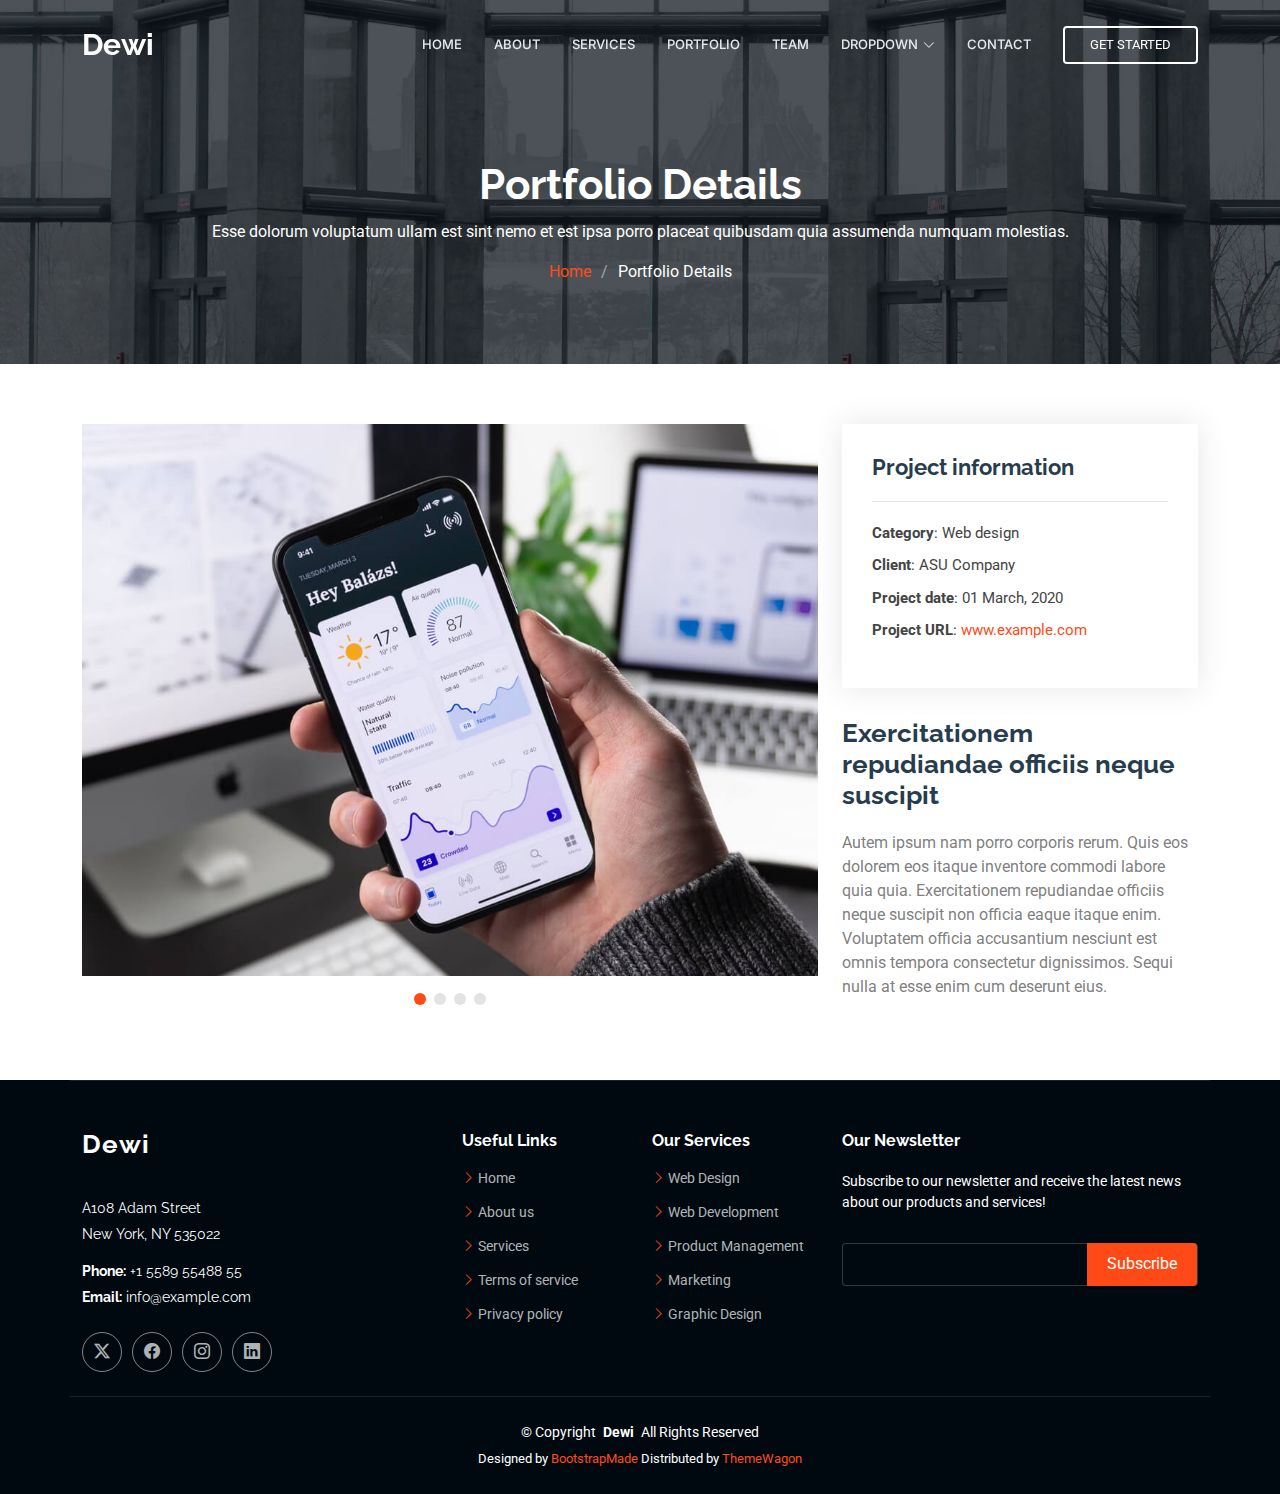
<file: portfolio-details.html>
<!DOCTYPE html>
<html lang="en">

<head>
  <meta charset="utf-8">
  <meta content="width=device-width, initial-scale=1.0" name="viewport">
  <title>Portfolio Details - Dewi Bootstrap Template</title>
  <meta name="description" content="">
  <meta name="keywords" content="">

  <!-- Favicons -->
  <link href="assets/img/favicon.png" rel="icon">
  <link href="assets/img/apple-touch-icon.png" rel="apple-touch-icon">

  <!-- Fonts -->
  <link href="https://fonts.googleapis.com" rel="preconnect">
  <link href="https://fonts.gstatic.com" rel="preconnect" crossorigin>
  <link href="https://fonts.googleapis.com/css2?family=Roboto:ital,wght@0,100;0,300;0,400;0,500;0,700;0,900;1,100;1,300;1,400;1,500;1,700;1,900&family=Raleway:ital,wght@0,100;0,200;0,300;0,400;0,500;0,600;0,700;0,800;0,900;1,100;1,200;1,300;1,400;1,500;1,600;1,700;1,800;1,900&family=Inter:wght@100;200;300;400;500;600;700;800;900&display=swap" rel="stylesheet">

  <!-- Vendor CSS Files -->
  <link href="assets/vendor/bootstrap/css/bootstrap.min.css" rel="stylesheet">
  <link href="assets/vendor/bootstrap-icons/bootstrap-icons.css" rel="stylesheet">
  <link href="assets/vendor/aos/aos.css" rel="stylesheet">
  <link href="assets/vendor/glightbox/css/glightbox.min.css" rel="stylesheet">
  <link href="assets/vendor/swiper/swiper-bundle.min.css" rel="stylesheet">

  <!-- Main CSS File -->
  <link href="assets/css/main.css" rel="stylesheet">

  <!-- =======================================================
  * Template Name: Dewi
  * Template URL: https://bootstrapmade.com/dewi-free-multi-purpose-html-template/
  * Updated: Aug 07 2024 with Bootstrap v5.3.3
  * Author: BootstrapMade.com
  * License: https://bootstrapmade.com/license/
  ======================================================== -->
</head>

<body class="portfolio-details-page">

  <header id="header" class="header d-flex align-items-center fixed-top">
    <div class="container-fluid container-xl position-relative d-flex align-items-center">

      <a href="index.html" class="logo d-flex align-items-center me-auto">
        <!-- Uncomment the line below if you also wish to use an image logo -->
        <!-- <img src="assets/img/logo.png" alt=""> -->
        <h1 class="sitename">Dewi</h1>
      </a>

      <nav id="navmenu" class="navmenu">
        <ul>
          <li><a href="#hero">Home</a></li>
          <li><a href="#about">About</a></li>
          <li><a href="#services">Services</a></li>
          <li><a href="#portfolio">Portfolio</a></li>
          <li><a href="#team">Team</a></li>
          <li class="dropdown"><a href="#"><span>Dropdown</span> <i class="bi bi-chevron-down toggle-dropdown"></i></a>
            <ul>
              <li><a href="#">Dropdown 1</a></li>
              <li class="dropdown"><a href="#"><span>Deep Dropdown</span> <i class="bi bi-chevron-down toggle-dropdown"></i></a>
                <ul>
                  <li><a href="#">Deep Dropdown 1</a></li>
                  <li><a href="#">Deep Dropdown 2</a></li>
                  <li><a href="#">Deep Dropdown 3</a></li>
                  <li><a href="#">Deep Dropdown 4</a></li>
                  <li><a href="#">Deep Dropdown 5</a></li>
                </ul>
              </li>
              <li><a href="#">Dropdown 2</a></li>
              <li><a href="#">Dropdown 3</a></li>
              <li><a href="#">Dropdown 4</a></li>
            </ul>
          </li>
          <li><a href="#contact">Contact</a></li>
        </ul>
        <i class="mobile-nav-toggle d-xl-none bi bi-list"></i>
      </nav>

      <a class="cta-btn" href="index.html#about">Get Started</a>

    </div>
  </header>

  <main class="main">

    <!-- Page Title -->
    <div class="page-title dark-background" data-aos="fade" style="background-image: url(assets/img/page-title-bg.webp);">
      <div class="container position-relative">
        <h1>Portfolio Details</h1>
        <p>Esse dolorum voluptatum ullam est sint nemo et est ipsa porro placeat quibusdam quia assumenda numquam molestias.</p>
        <nav class="breadcrumbs">
          <ol>
            <li><a href="index.html">Home</a></li>
            <li class="current">Portfolio Details</li>
          </ol>
        </nav>
      </div>
    </div><!-- End Page Title -->

    <!-- Portfolio Details Section -->
    <section id="portfolio-details" class="portfolio-details section">

      <div class="container" data-aos="fade-up" data-aos-delay="100">

        <div class="row gy-4">

          <div class="col-lg-8">
            <div class="portfolio-details-slider swiper init-swiper">

              <script type="application/json" class="swiper-config">
                {
                  "loop": true,
                  "speed": 600,
                  "autoplay": {
                    "delay": 5000
                  },
                  "slidesPerView": "auto",
                  "pagination": {
                    "el": ".swiper-pagination",
                    "type": "bullets",
                    "clickable": true
                  }
                }
              </script>

              <div class="swiper-wrapper align-items-center">

                <div class="swiper-slide">
                  <img src="assets/img/portfolio/app-1.jpg" alt="">
                </div>

                <div class="swiper-slide">
                  <img src="assets/img/portfolio/product-1.jpg" alt="">
                </div>

                <div class="swiper-slide">
                  <img src="assets/img/portfolio/branding-1.jpg" alt="">
                </div>

                <div class="swiper-slide">
                  <img src="assets/img/portfolio/books-1.jpg" alt="">
                </div>

              </div>
              <div class="swiper-pagination"></div>
            </div>
          </div>

          <div class="col-lg-4">
            <div class="portfolio-info" data-aos="fade-up" data-aos-delay="200">
              <h3>Project information</h3>
              <ul>
                <li><strong>Category</strong>: Web design</li>
                <li><strong>Client</strong>: ASU Company</li>
                <li><strong>Project date</strong>: 01 March, 2020</li>
                <li><strong>Project URL</strong>: <a href="#">www.example.com</a></li>
              </ul>
            </div>
            <div class="portfolio-description" data-aos="fade-up" data-aos-delay="300">
              <h2>Exercitationem repudiandae officiis neque suscipit</h2>
              <p>
                Autem ipsum nam porro corporis rerum. Quis eos dolorem eos itaque inventore commodi labore quia quia. Exercitationem repudiandae officiis neque suscipit non officia eaque itaque enim. Voluptatem officia accusantium nesciunt est omnis tempora consectetur dignissimos. Sequi nulla at esse enim cum deserunt eius.
              </p>
            </div>
          </div>

        </div>

      </div>

    </section><!-- /Portfolio Details Section -->

  </main>

  <footer id="footer" class="footer dark-background">

    <div class="container footer-top">
      <div class="row gy-4">
        <div class="col-lg-4 col-md-6 footer-about">
          <a href="index.html" class="logo d-flex align-items-center">
            <span class="sitename">Dewi</span>
          </a>
          <div class="footer-contact pt-3">
            <p>A108 Adam Street</p>
            <p>New York, NY 535022</p>
            <p class="mt-3"><strong>Phone:</strong> <span>+1 5589 55488 55</span></p>
            <p><strong>Email:</strong> <span>info@example.com</span></p>
          </div>
          <div class="social-links d-flex mt-4">
            <a href=""><i class="bi bi-twitter-x"></i></a>
            <a href=""><i class="bi bi-facebook"></i></a>
            <a href=""><i class="bi bi-instagram"></i></a>
            <a href=""><i class="bi bi-linkedin"></i></a>
          </div>
        </div>

        <div class="col-lg-2 col-md-3 footer-links">
          <h4>Useful Links</h4>
          <ul>
            <li><i class="bi bi-chevron-right"></i> <a href="#">Home</a></li>
            <li><i class="bi bi-chevron-right"></i> <a href="#">About us</a></li>
            <li><i class="bi bi-chevron-right"></i> <a href="#">Services</a></li>
            <li><i class="bi bi-chevron-right"></i> <a href="#">Terms of service</a></li>
            <li><i class="bi bi-chevron-right"></i> <a href="#">Privacy policy</a></li>
          </ul>
        </div>

        <div class="col-lg-2 col-md-3 footer-links">
          <h4>Our Services</h4>
          <ul>
            <li><i class="bi bi-chevron-right"></i> <a href="#">Web Design</a></li>
            <li><i class="bi bi-chevron-right"></i> <a href="#">Web Development</a></li>
            <li><i class="bi bi-chevron-right"></i> <a href="#">Product Management</a></li>
            <li><i class="bi bi-chevron-right"></i> <a href="#">Marketing</a></li>
            <li><i class="bi bi-chevron-right"></i> <a href="#">Graphic Design</a></li>
          </ul>
        </div>

        <div class="col-lg-4 col-md-12 footer-newsletter">
          <h4>Our Newsletter</h4>
          <p>Subscribe to our newsletter and receive the latest news about our products and services!</p>
          <form action="forms/newsletter.php" method="post" class="php-email-form">
            <div class="newsletter-form"><input type="email" name="email"><input type="submit" value="Subscribe"></div>
            <div class="loading">Loading</div>
            <div class="error-message"></div>
            <div class="sent-message">Your subscription request has been sent. Thank you!</div>
          </form>
        </div>

      </div>
    </div>

    <div class="container copyright text-center mt-4">
      <p>© <span>Copyright</span> <strong class="px-1 sitename">Dewi</strong> <span>All Rights Reserved</span></p>
      <div class="credits">
        <!-- All the links in the footer should remain intact. -->
        <!-- You can delete the links only if you've purchased the pro version. -->
        <!-- Licensing information: https://bootstrapmade.com/license/ -->
        <!-- Purchase the pro version with working PHP/AJAX contact form: [buy-url] -->
        Designed by <a href="https://bootstrapmade.com/">BootstrapMade</a> Distributed by <a href=“https://themewagon.com>ThemeWagon
      </div>
    </div>

  </footer>

  <!-- Scroll Top -->
  <a href="#" id="scroll-top" class="scroll-top d-flex align-items-center justify-content-center"><i class="bi bi-arrow-up-short"></i></a>

  <!-- Preloader -->
  <div id="preloader"></div>

  <!-- Vendor JS Files -->
  <script src="assets/vendor/bootstrap/js/bootstrap.bundle.min.js"></script>
  <script src="assets/vendor/php-email-form/validate.js"></script>
  <script src="assets/vendor/aos/aos.js"></script>
  <script src="assets/vendor/glightbox/js/glightbox.min.js"></script>
  <script src="assets/vendor/purecounter/purecounter_vanilla.js"></script>
  <script src="assets/vendor/swiper/swiper-bundle.min.js"></script>
  <script src="assets/vendor/imagesloaded/imagesloaded.pkgd.min.js"></script>
  <script src="assets/vendor/isotope-layout/isotope.pkgd.min.js"></script>

  <!-- Main JS File -->
  <script src="assets/js/main.js"></script>

</body>

</html>
</file>
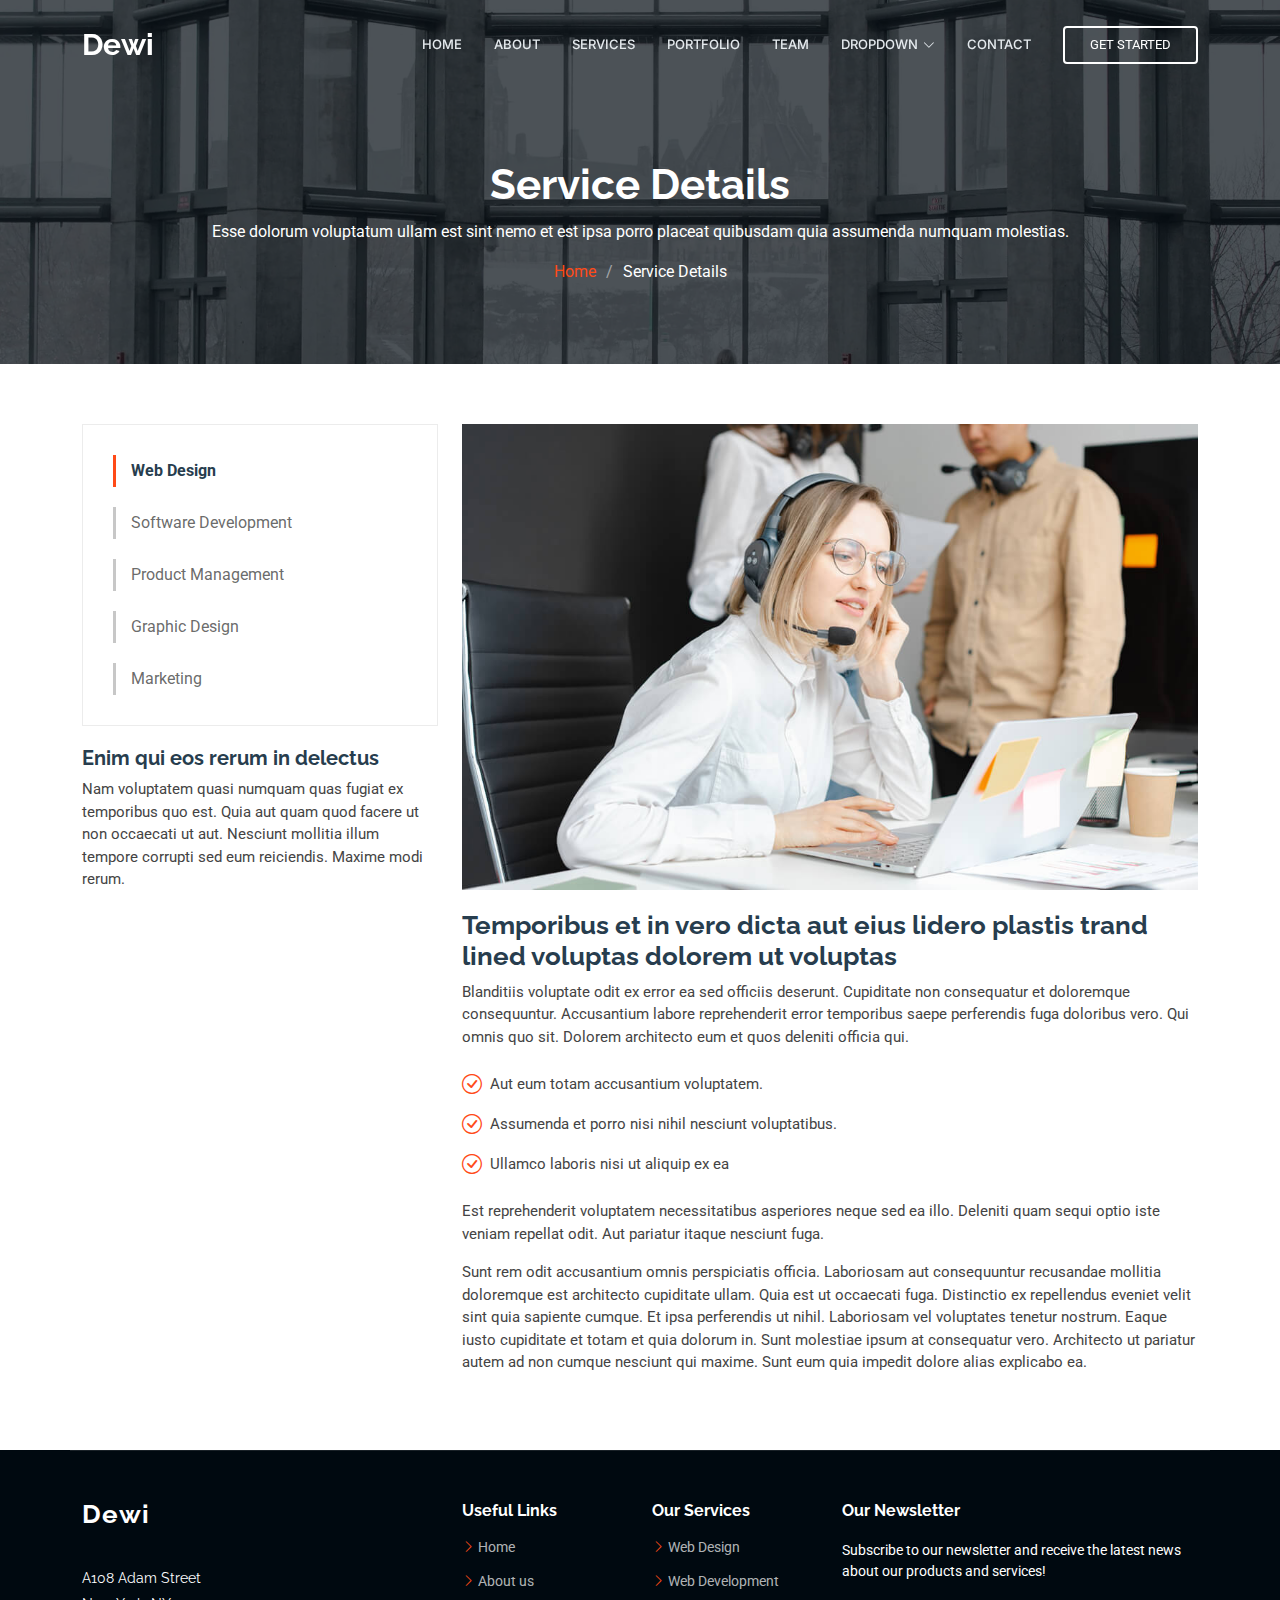
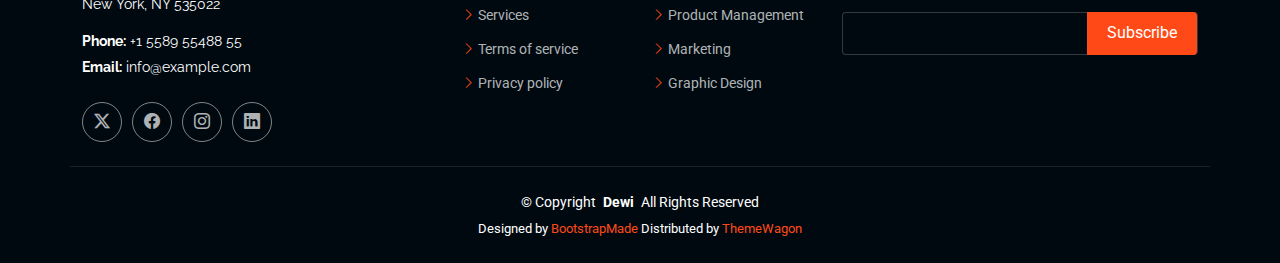
<file: service-details.html>
<!DOCTYPE html>
<html lang="en">

<head>
  <meta charset="utf-8">
  <meta content="width=device-width, initial-scale=1.0" name="viewport">
  <title>Service Details - Dewi Bootstrap Template</title>
  <meta name="description" content="">
  <meta name="keywords" content="">

  <!-- Favicons -->
  <link href="assets/img/favicon.png" rel="icon">
  <link href="assets/img/apple-touch-icon.png" rel="apple-touch-icon">

  <!-- Fonts -->
  <link href="https://fonts.googleapis.com" rel="preconnect">
  <link href="https://fonts.gstatic.com" rel="preconnect" crossorigin>
  <link href="https://fonts.googleapis.com/css2?family=Roboto:ital,wght@0,100;0,300;0,400;0,500;0,700;0,900;1,100;1,300;1,400;1,500;1,700;1,900&family=Raleway:ital,wght@0,100;0,200;0,300;0,400;0,500;0,600;0,700;0,800;0,900;1,100;1,200;1,300;1,400;1,500;1,600;1,700;1,800;1,900&family=Inter:wght@100;200;300;400;500;600;700;800;900&display=swap" rel="stylesheet">

  <!-- Vendor CSS Files -->
  <link href="assets/vendor/bootstrap/css/bootstrap.min.css" rel="stylesheet">
  <link href="assets/vendor/bootstrap-icons/bootstrap-icons.css" rel="stylesheet">
  <link href="assets/vendor/aos/aos.css" rel="stylesheet">
  <link href="assets/vendor/glightbox/css/glightbox.min.css" rel="stylesheet">
  <link href="assets/vendor/swiper/swiper-bundle.min.css" rel="stylesheet">

  <!-- Main CSS File -->
  <link href="assets/css/main.css" rel="stylesheet">

  <!-- =======================================================
  * Template Name: Dewi
  * Template URL: https://bootstrapmade.com/dewi-free-multi-purpose-html-template/
  * Updated: Aug 07 2024 with Bootstrap v5.3.3
  * Author: BootstrapMade.com
  * License: https://bootstrapmade.com/license/
  ======================================================== -->
</head>

<body class="service-details-page">

  <header id="header" class="header d-flex align-items-center fixed-top">
    <div class="container-fluid container-xl position-relative d-flex align-items-center">

      <a href="index.html" class="logo d-flex align-items-center me-auto">
        <!-- Uncomment the line below if you also wish to use an image logo -->
        <!-- <img src="assets/img/logo.png" alt=""> -->
        <h1 class="sitename">Dewi</h1>
      </a>

      <nav id="navmenu" class="navmenu">
        <ul>
          <li><a href="#hero">Home</a></li>
          <li><a href="#about">About</a></li>
          <li><a href="#services">Services</a></li>
          <li><a href="#portfolio">Portfolio</a></li>
          <li><a href="#team">Team</a></li>
          <li class="dropdown"><a href="#"><span>Dropdown</span> <i class="bi bi-chevron-down toggle-dropdown"></i></a>
            <ul>
              <li><a href="#">Dropdown 1</a></li>
              <li class="dropdown"><a href="#"><span>Deep Dropdown</span> <i class="bi bi-chevron-down toggle-dropdown"></i></a>
                <ul>
                  <li><a href="#">Deep Dropdown 1</a></li>
                  <li><a href="#">Deep Dropdown 2</a></li>
                  <li><a href="#">Deep Dropdown 3</a></li>
                  <li><a href="#">Deep Dropdown 4</a></li>
                  <li><a href="#">Deep Dropdown 5</a></li>
                </ul>
              </li>
              <li><a href="#">Dropdown 2</a></li>
              <li><a href="#">Dropdown 3</a></li>
              <li><a href="#">Dropdown 4</a></li>
            </ul>
          </li>
          <li><a href="#contact">Contact</a></li>
        </ul>
        <i class="mobile-nav-toggle d-xl-none bi bi-list"></i>
      </nav>

      <a class="cta-btn" href="index.html#about">Get Started</a>

    </div>
  </header>

  <main class="main">

    <!-- Page Title -->
    <div class="page-title dark-background" data-aos="fade" style="background-image: url(assets/img/page-title-bg.webp);">
      <div class="container position-relative">
        <h1>Service Details</h1>
        <p>Esse dolorum voluptatum ullam est sint nemo et est ipsa porro placeat quibusdam quia assumenda numquam molestias.</p>
        <nav class="breadcrumbs">
          <ol>
            <li><a href="index.html">Home</a></li>
            <li class="current">Service Details</li>
          </ol>
        </nav>
      </div>
    </div><!-- End Page Title -->

    <!-- Service Details Section -->
    <section id="service-details" class="service-details section">

      <div class="container">

        <div class="row gy-4">

          <div class="col-lg-4" data-aos="fade-up" data-aos-delay="100">
            <div class="services-list">
              <a href="#" class="active">Web Design</a>
              <a href="#">Software Development</a>
              <a href="#">Product Management</a>
              <a href="#">Graphic Design</a>
              <a href="#">Marketing</a>
            </div>

            <h4>Enim qui eos rerum in delectus</h4>
            <p>Nam voluptatem quasi numquam quas fugiat ex temporibus quo est. Quia aut quam quod facere ut non occaecati ut aut. Nesciunt mollitia illum tempore corrupti sed eum reiciendis. Maxime modi rerum.</p>
          </div>

          <div class="col-lg-8" data-aos="fade-up" data-aos-delay="200">
            <img src="assets/img/services.jpg" alt="" class="img-fluid services-img">
            <h3>Temporibus et in vero dicta aut eius lidero plastis trand lined voluptas dolorem ut voluptas</h3>
            <p>
              Blanditiis voluptate odit ex error ea sed officiis deserunt. Cupiditate non consequatur et doloremque consequuntur. Accusantium labore reprehenderit error temporibus saepe perferendis fuga doloribus vero. Qui omnis quo sit. Dolorem architecto eum et quos deleniti officia qui.
            </p>
            <ul>
              <li><i class="bi bi-check-circle"></i> <span>Aut eum totam accusantium voluptatem.</span></li>
              <li><i class="bi bi-check-circle"></i> <span>Assumenda et porro nisi nihil nesciunt voluptatibus.</span></li>
              <li><i class="bi bi-check-circle"></i> <span>Ullamco laboris nisi ut aliquip ex ea</span></li>
            </ul>
            <p>
              Est reprehenderit voluptatem necessitatibus asperiores neque sed ea illo. Deleniti quam sequi optio iste veniam repellat odit. Aut pariatur itaque nesciunt fuga.
            </p>
            <p>
              Sunt rem odit accusantium omnis perspiciatis officia. Laboriosam aut consequuntur recusandae mollitia doloremque est architecto cupiditate ullam. Quia est ut occaecati fuga. Distinctio ex repellendus eveniet velit sint quia sapiente cumque. Et ipsa perferendis ut nihil. Laboriosam vel voluptates tenetur nostrum. Eaque iusto cupiditate et totam et quia dolorum in. Sunt molestiae ipsum at consequatur vero. Architecto ut pariatur autem ad non cumque nesciunt qui maxime. Sunt eum quia impedit dolore alias explicabo ea.
            </p>
          </div>

        </div>

      </div>

    </section><!-- /Service Details Section -->

  </main>

  <footer id="footer" class="footer dark-background">

    <div class="container footer-top">
      <div class="row gy-4">
        <div class="col-lg-4 col-md-6 footer-about">
          <a href="index.html" class="logo d-flex align-items-center">
            <span class="sitename">Dewi</span>
          </a>
          <div class="footer-contact pt-3">
            <p>A108 Adam Street</p>
            <p>New York, NY 535022</p>
            <p class="mt-3"><strong>Phone:</strong> <span>+1 5589 55488 55</span></p>
            <p><strong>Email:</strong> <span>info@example.com</span></p>
          </div>
          <div class="social-links d-flex mt-4">
            <a href=""><i class="bi bi-twitter-x"></i></a>
            <a href=""><i class="bi bi-facebook"></i></a>
            <a href=""><i class="bi bi-instagram"></i></a>
            <a href=""><i class="bi bi-linkedin"></i></a>
          </div>
        </div>

        <div class="col-lg-2 col-md-3 footer-links">
          <h4>Useful Links</h4>
          <ul>
            <li><i class="bi bi-chevron-right"></i> <a href="#">Home</a></li>
            <li><i class="bi bi-chevron-right"></i> <a href="#">About us</a></li>
            <li><i class="bi bi-chevron-right"></i> <a href="#">Services</a></li>
            <li><i class="bi bi-chevron-right"></i> <a href="#">Terms of service</a></li>
            <li><i class="bi bi-chevron-right"></i> <a href="#">Privacy policy</a></li>
          </ul>
        </div>

        <div class="col-lg-2 col-md-3 footer-links">
          <h4>Our Services</h4>
          <ul>
            <li><i class="bi bi-chevron-right"></i> <a href="#">Web Design</a></li>
            <li><i class="bi bi-chevron-right"></i> <a href="#">Web Development</a></li>
            <li><i class="bi bi-chevron-right"></i> <a href="#">Product Management</a></li>
            <li><i class="bi bi-chevron-right"></i> <a href="#">Marketing</a></li>
            <li><i class="bi bi-chevron-right"></i> <a href="#">Graphic Design</a></li>
          </ul>
        </div>

        <div class="col-lg-4 col-md-12 footer-newsletter">
          <h4>Our Newsletter</h4>
          <p>Subscribe to our newsletter and receive the latest news about our products and services!</p>
          <form action="forms/newsletter.php" method="post" class="php-email-form">
            <div class="newsletter-form"><input type="email" name="email"><input type="submit" value="Subscribe"></div>
            <div class="loading">Loading</div>
            <div class="error-message"></div>
            <div class="sent-message">Your subscription request has been sent. Thank you!</div>
          </form>
        </div>

      </div>
    </div>

    <div class="container copyright text-center mt-4">
      <p>© <span>Copyright</span> <strong class="px-1 sitename">Dewi</strong> <span>All Rights Reserved</span></p>
      <div class="credits">
        <!-- All the links in the footer should remain intact. -->
        <!-- You can delete the links only if you've purchased the pro version. -->
        <!-- Licensing information: https://bootstrapmade.com/license/ -->
        <!-- Purchase the pro version with working PHP/AJAX contact form: [buy-url] -->
        Designed by <a href="https://bootstrapmade.com/">BootstrapMade</a> Distributed by <a href=“https://themewagon.com>ThemeWagon
      </div>
    </div>

  </footer>

  <!-- Scroll Top -->
  <a href="#" id="scroll-top" class="scroll-top d-flex align-items-center justify-content-center"><i class="bi bi-arrow-up-short"></i></a>

  <!-- Preloader -->
  <div id="preloader"></div>

  <!-- Vendor JS Files -->
  <script src="assets/vendor/bootstrap/js/bootstrap.bundle.min.js"></script>
  <script src="assets/vendor/php-email-form/validate.js"></script>
  <script src="assets/vendor/aos/aos.js"></script>
  <script src="assets/vendor/glightbox/js/glightbox.min.js"></script>
  <script src="assets/vendor/purecounter/purecounter_vanilla.js"></script>
  <script src="assets/vendor/swiper/swiper-bundle.min.js"></script>
  <script src="assets/vendor/imagesloaded/imagesloaded.pkgd.min.js"></script>
  <script src="assets/vendor/isotope-layout/isotope.pkgd.min.js"></script>

  <!-- Main JS File -->
  <script src="assets/js/main.js"></script>

</body>

</html>
</file>
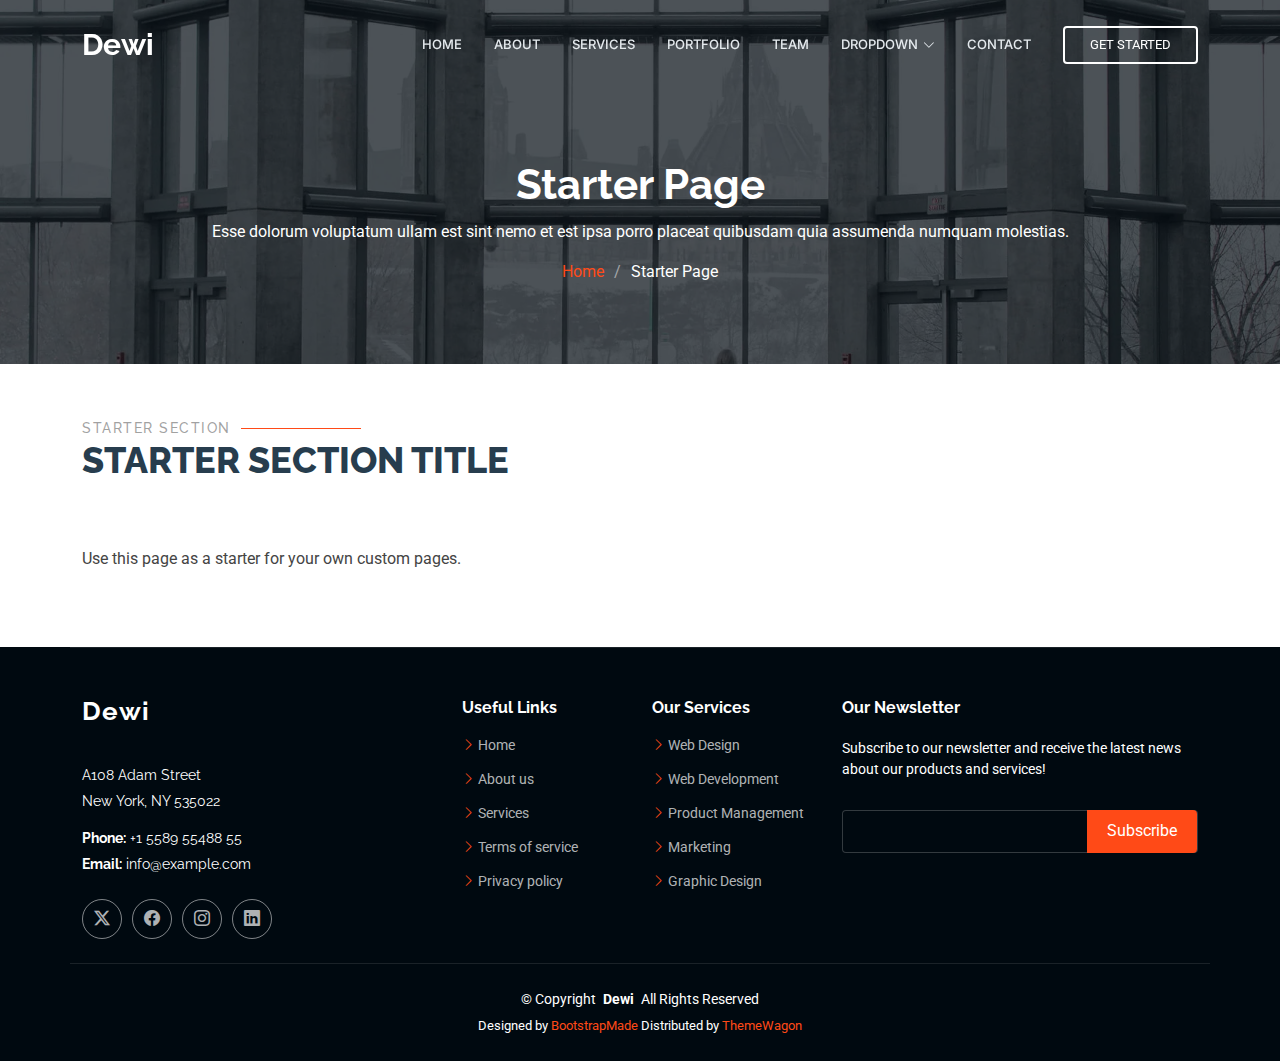
<file: starter-page.html>
<!DOCTYPE html>
<html lang="en">

<head>
  <meta charset="utf-8">
  <meta content="width=device-width, initial-scale=1.0" name="viewport">
  <title>Starter Page - Dewi Bootstrap Template</title>
  <meta name="description" content="">
  <meta name="keywords" content="">

  <!-- Favicons -->
  <link href="assets/img/favicon.png" rel="icon">
  <link href="assets/img/apple-touch-icon.png" rel="apple-touch-icon">

  <!-- Fonts -->
  <link href="https://fonts.googleapis.com" rel="preconnect">
  <link href="https://fonts.gstatic.com" rel="preconnect" crossorigin>
  <link href="https://fonts.googleapis.com/css2?family=Roboto:ital,wght@0,100;0,300;0,400;0,500;0,700;0,900;1,100;1,300;1,400;1,500;1,700;1,900&family=Raleway:ital,wght@0,100;0,200;0,300;0,400;0,500;0,600;0,700;0,800;0,900;1,100;1,200;1,300;1,400;1,500;1,600;1,700;1,800;1,900&family=Inter:wght@100;200;300;400;500;600;700;800;900&display=swap" rel="stylesheet">

  <!-- Vendor CSS Files -->
  <link href="assets/vendor/bootstrap/css/bootstrap.min.css" rel="stylesheet">
  <link href="assets/vendor/bootstrap-icons/bootstrap-icons.css" rel="stylesheet">
  <link href="assets/vendor/aos/aos.css" rel="stylesheet">
  <link href="assets/vendor/glightbox/css/glightbox.min.css" rel="stylesheet">
  <link href="assets/vendor/swiper/swiper-bundle.min.css" rel="stylesheet">

  <!-- Main CSS File -->
  <link href="assets/css/main.css" rel="stylesheet">

  <!-- =======================================================
  * Template Name: Dewi
  * Template URL: https://bootstrapmade.com/dewi-free-multi-purpose-html-template/
  * Updated: Aug 07 2024 with Bootstrap v5.3.3
  * Author: BootstrapMade.com
  * License: https://bootstrapmade.com/license/
  ======================================================== -->
</head>

<body class="starter-page-page">

  <header id="header" class="header d-flex align-items-center fixed-top">
    <div class="container-fluid container-xl position-relative d-flex align-items-center">

      <a href="index.html" class="logo d-flex align-items-center me-auto">
        <!-- Uncomment the line below if you also wish to use an image logo -->
        <!-- <img src="assets/img/logo.png" alt=""> -->
        <h1 class="sitename">Dewi</h1>
      </a>

      <nav id="navmenu" class="navmenu">
        <ul>
          <li><a href="#hero">Home</a></li>
          <li><a href="#about">About</a></li>
          <li><a href="#services">Services</a></li>
          <li><a href="#portfolio">Portfolio</a></li>
          <li><a href="#team">Team</a></li>
          <li class="dropdown"><a href="#"><span>Dropdown</span> <i class="bi bi-chevron-down toggle-dropdown"></i></a>
            <ul>
              <li><a href="#">Dropdown 1</a></li>
              <li class="dropdown"><a href="#"><span>Deep Dropdown</span> <i class="bi bi-chevron-down toggle-dropdown"></i></a>
                <ul>
                  <li><a href="#">Deep Dropdown 1</a></li>
                  <li><a href="#">Deep Dropdown 2</a></li>
                  <li><a href="#">Deep Dropdown 3</a></li>
                  <li><a href="#">Deep Dropdown 4</a></li>
                  <li><a href="#">Deep Dropdown 5</a></li>
                </ul>
              </li>
              <li><a href="#">Dropdown 2</a></li>
              <li><a href="#">Dropdown 3</a></li>
              <li><a href="#">Dropdown 4</a></li>
            </ul>
          </li>
          <li><a href="#contact">Contact</a></li>
        </ul>
        <i class="mobile-nav-toggle d-xl-none bi bi-list"></i>
      </nav>

      <a class="cta-btn" href="index.html#about">Get Started</a>

    </div>
  </header>

  <main class="main">

    <!-- Page Title -->
    <div class="page-title dark-background" data-aos="fade" style="background-image: url(assets/img/page-title-bg.webp);">
      <div class="container position-relative">
        <h1>Starter Page</h1>
        <p>Esse dolorum voluptatum ullam est sint nemo et est ipsa porro placeat quibusdam quia assumenda numquam molestias.</p>
        <nav class="breadcrumbs">
          <ol>
            <li><a href="index.html">Home</a></li>
            <li class="current">Starter Page</li>
          </ol>
        </nav>
      </div>
    </div><!-- End Page Title -->

    <!-- Starter Section Section -->
    <section id="starter-section" class="starter-section section">

      <!-- Section Title -->
      <div class="container section-title" data-aos="fade-up">
        <h2>Starter Section</h2>
        <p>Starter Section Title<br></p>
      </div><!-- End Section Title -->

      <div class="container" data-aos="fade-up">
        <p>Use this page as a starter for your own custom pages.</p>
      </div>

    </section><!-- /Starter Section Section -->

  </main>

  <footer id="footer" class="footer dark-background">

    <div class="container footer-top">
      <div class="row gy-4">
        <div class="col-lg-4 col-md-6 footer-about">
          <a href="index.html" class="logo d-flex align-items-center">
            <span class="sitename">Dewi</span>
          </a>
          <div class="footer-contact pt-3">
            <p>A108 Adam Street</p>
            <p>New York, NY 535022</p>
            <p class="mt-3"><strong>Phone:</strong> <span>+1 5589 55488 55</span></p>
            <p><strong>Email:</strong> <span>info@example.com</span></p>
          </div>
          <div class="social-links d-flex mt-4">
            <a href=""><i class="bi bi-twitter-x"></i></a>
            <a href=""><i class="bi bi-facebook"></i></a>
            <a href=""><i class="bi bi-instagram"></i></a>
            <a href=""><i class="bi bi-linkedin"></i></a>
          </div>
        </div>

        <div class="col-lg-2 col-md-3 footer-links">
          <h4>Useful Links</h4>
          <ul>
            <li><i class="bi bi-chevron-right"></i> <a href="#">Home</a></li>
            <li><i class="bi bi-chevron-right"></i> <a href="#">About us</a></li>
            <li><i class="bi bi-chevron-right"></i> <a href="#">Services</a></li>
            <li><i class="bi bi-chevron-right"></i> <a href="#">Terms of service</a></li>
            <li><i class="bi bi-chevron-right"></i> <a href="#">Privacy policy</a></li>
          </ul>
        </div>

        <div class="col-lg-2 col-md-3 footer-links">
          <h4>Our Services</h4>
          <ul>
            <li><i class="bi bi-chevron-right"></i> <a href="#">Web Design</a></li>
            <li><i class="bi bi-chevron-right"></i> <a href="#">Web Development</a></li>
            <li><i class="bi bi-chevron-right"></i> <a href="#">Product Management</a></li>
            <li><i class="bi bi-chevron-right"></i> <a href="#">Marketing</a></li>
            <li><i class="bi bi-chevron-right"></i> <a href="#">Graphic Design</a></li>
          </ul>
        </div>

        <div class="col-lg-4 col-md-12 footer-newsletter">
          <h4>Our Newsletter</h4>
          <p>Subscribe to our newsletter and receive the latest news about our products and services!</p>
          <form action="forms/newsletter.php" method="post" class="php-email-form">
            <div class="newsletter-form"><input type="email" name="email"><input type="submit" value="Subscribe"></div>
            <div class="loading">Loading</div>
            <div class="error-message"></div>
            <div class="sent-message">Your subscription request has been sent. Thank you!</div>
          </form>
        </div>

      </div>
    </div>

    <div class="container copyright text-center mt-4">
      <p>© <span>Copyright</span> <strong class="px-1 sitename">Dewi</strong> <span>All Rights Reserved</span></p>
      <div class="credits">
        <!-- All the links in the footer should remain intact. -->
        <!-- You can delete the links only if you've purchased the pro version. -->
        <!-- Licensing information: https://bootstrapmade.com/license/ -->
        <!-- Purchase the pro version with working PHP/AJAX contact form: [buy-url] -->
        Designed by <a href="https://bootstrapmade.com/">BootstrapMade</a> Distributed by <a href=“https://themewagon.com>ThemeWagon
      </div>
    </div>

  </footer>

  <!-- Scroll Top -->
  <a href="#" id="scroll-top" class="scroll-top d-flex align-items-center justify-content-center"><i class="bi bi-arrow-up-short"></i></a>

  <!-- Preloader -->
  <div id="preloader"></div>

  <!-- Vendor JS Files -->
  <script src="assets/vendor/bootstrap/js/bootstrap.bundle.min.js"></script>
  <script src="assets/vendor/php-email-form/validate.js"></script>
  <script src="assets/vendor/aos/aos.js"></script>
  <script src="assets/vendor/glightbox/js/glightbox.min.js"></script>
  <script src="assets/vendor/purecounter/purecounter_vanilla.js"></script>
  <script src="assets/vendor/swiper/swiper-bundle.min.js"></script>
  <script src="assets/vendor/imagesloaded/imagesloaded.pkgd.min.js"></script>
  <script src="assets/vendor/isotope-layout/isotope.pkgd.min.js"></script>

  <!-- Main JS File -->
  <script src="assets/js/main.js"></script>

</body>

</html>
</file>
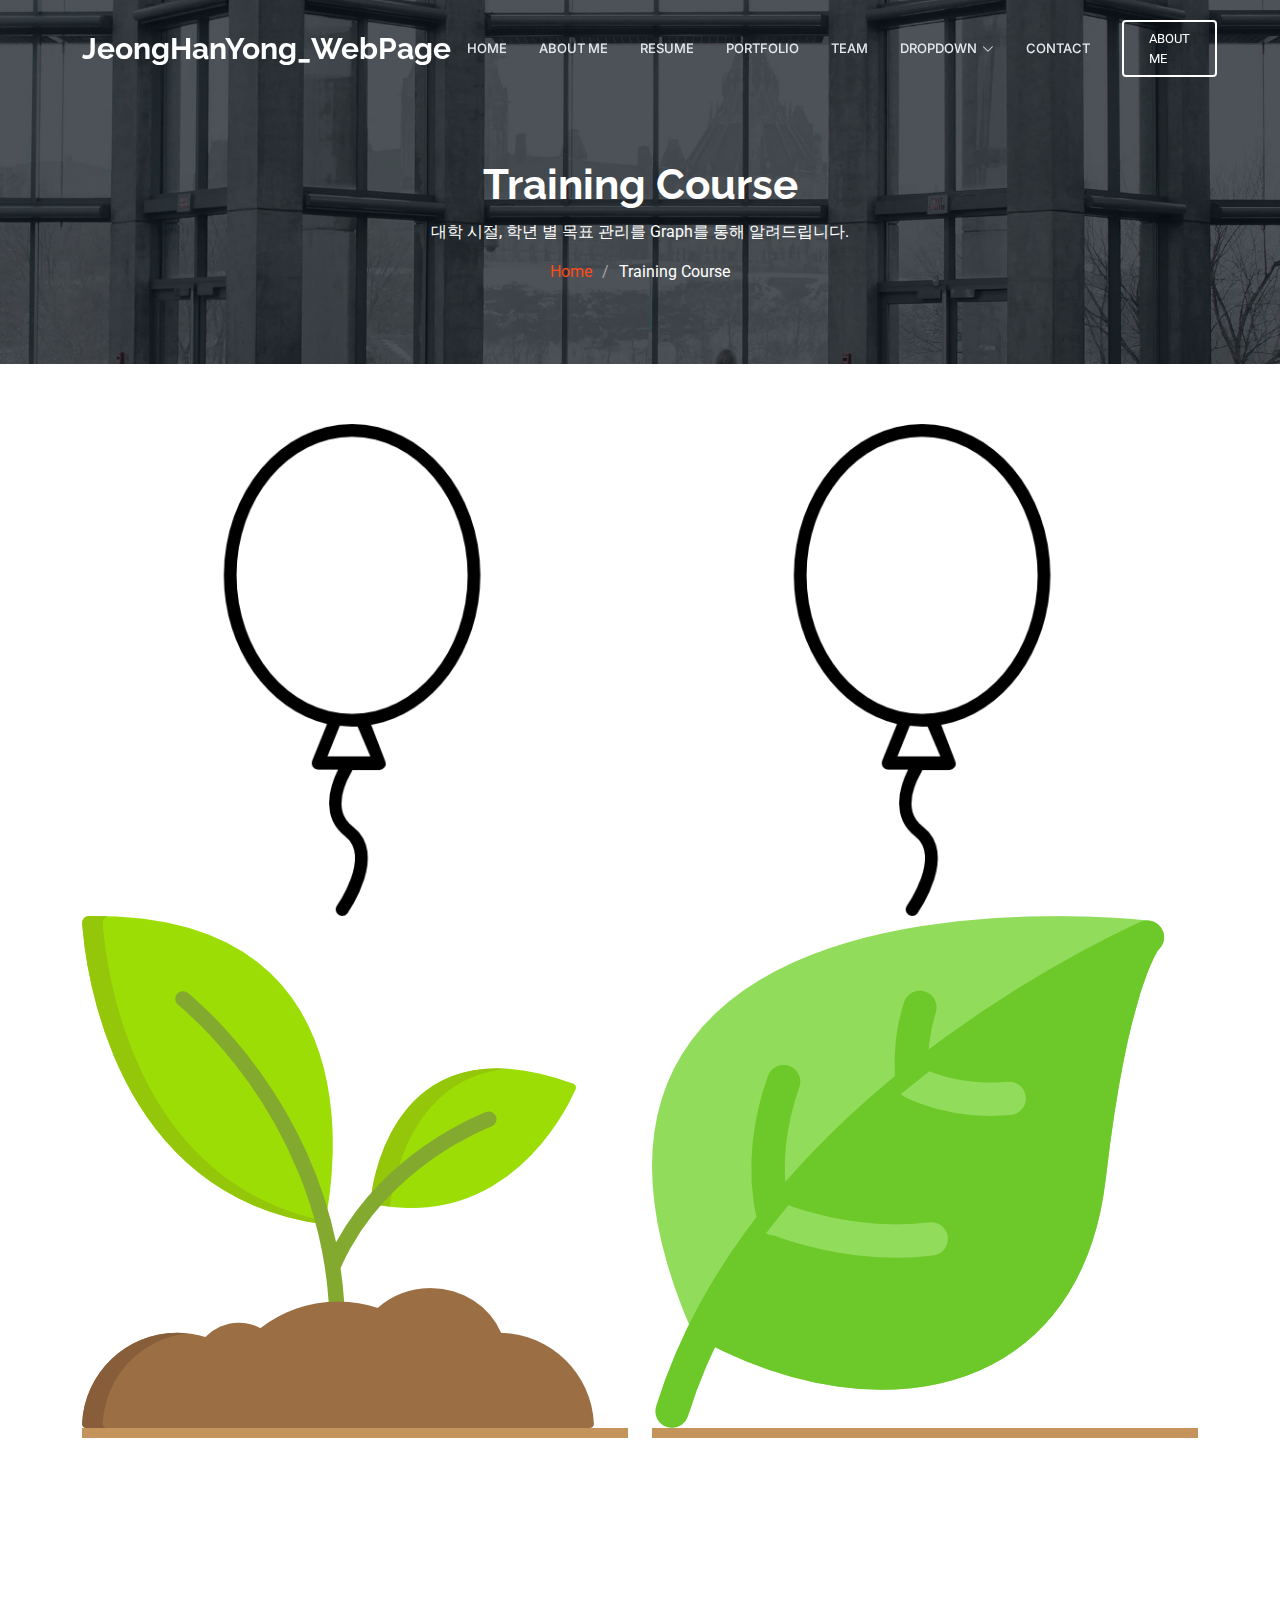
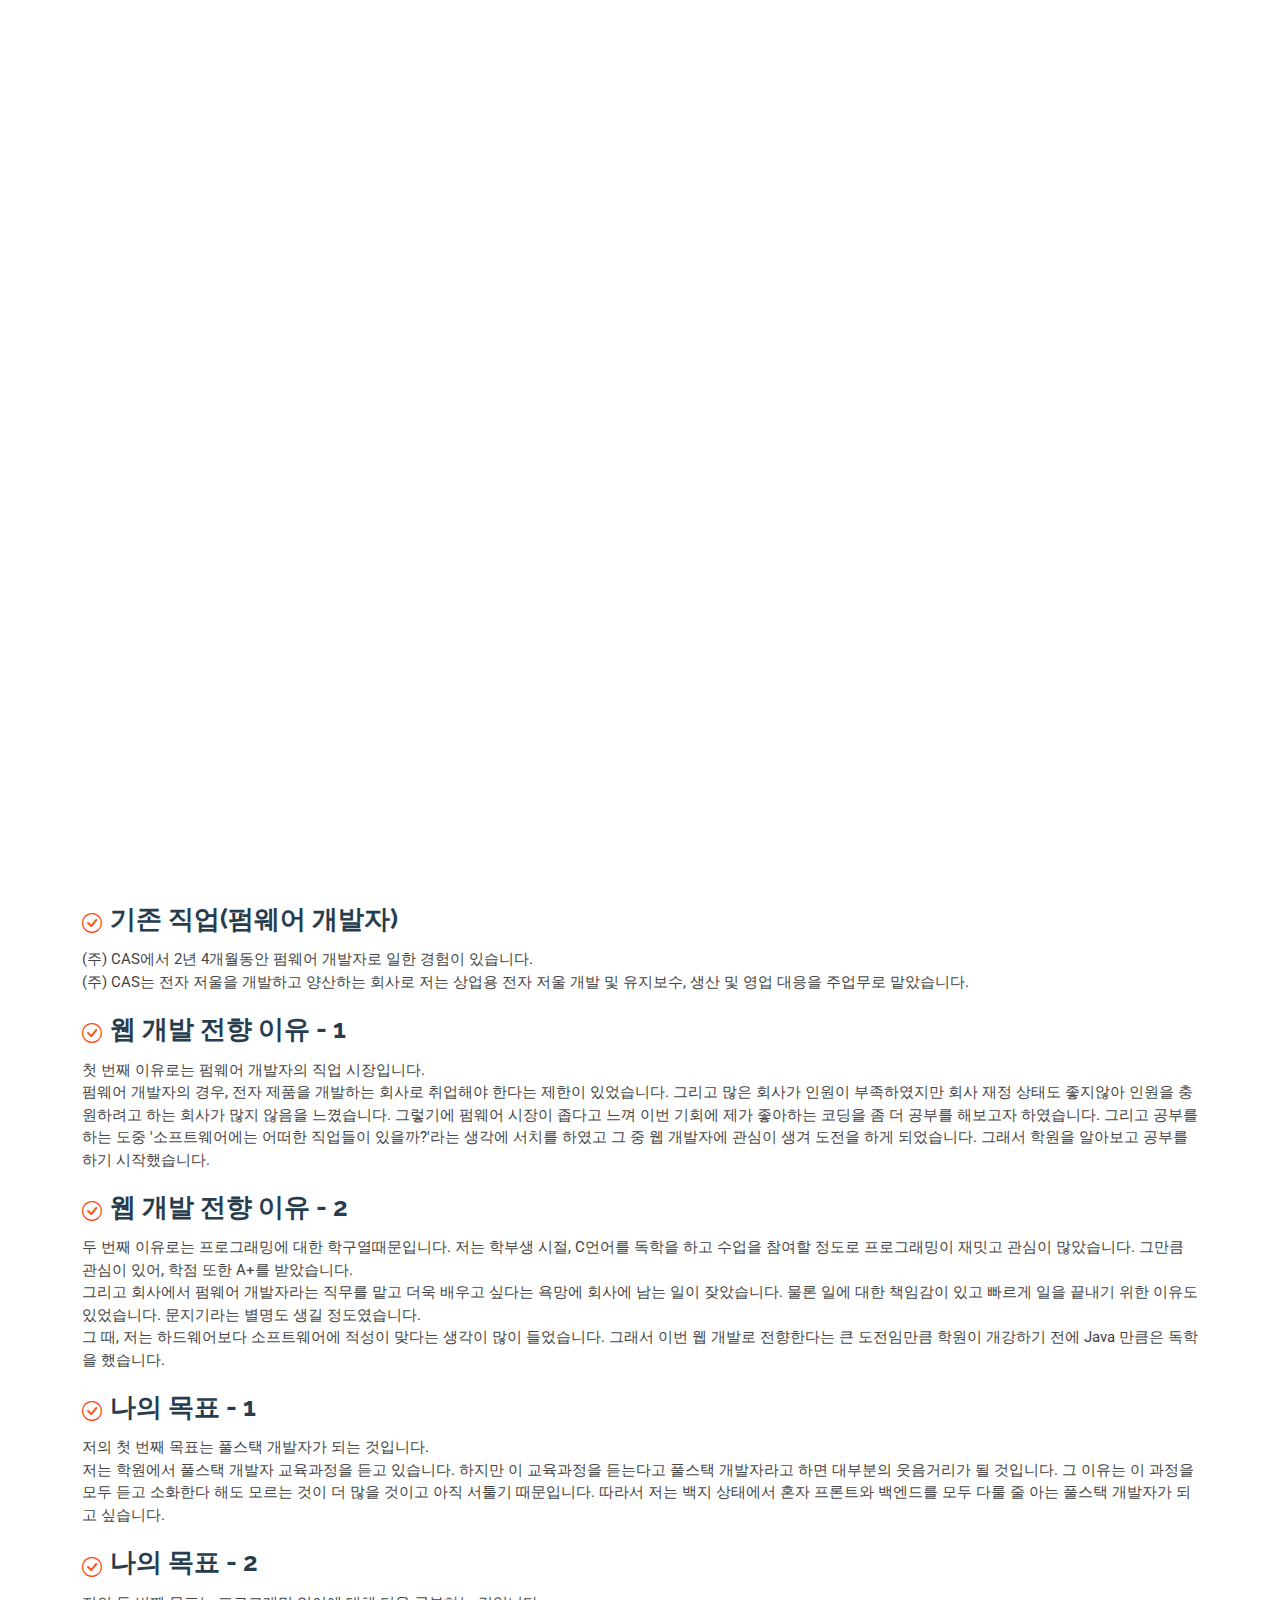
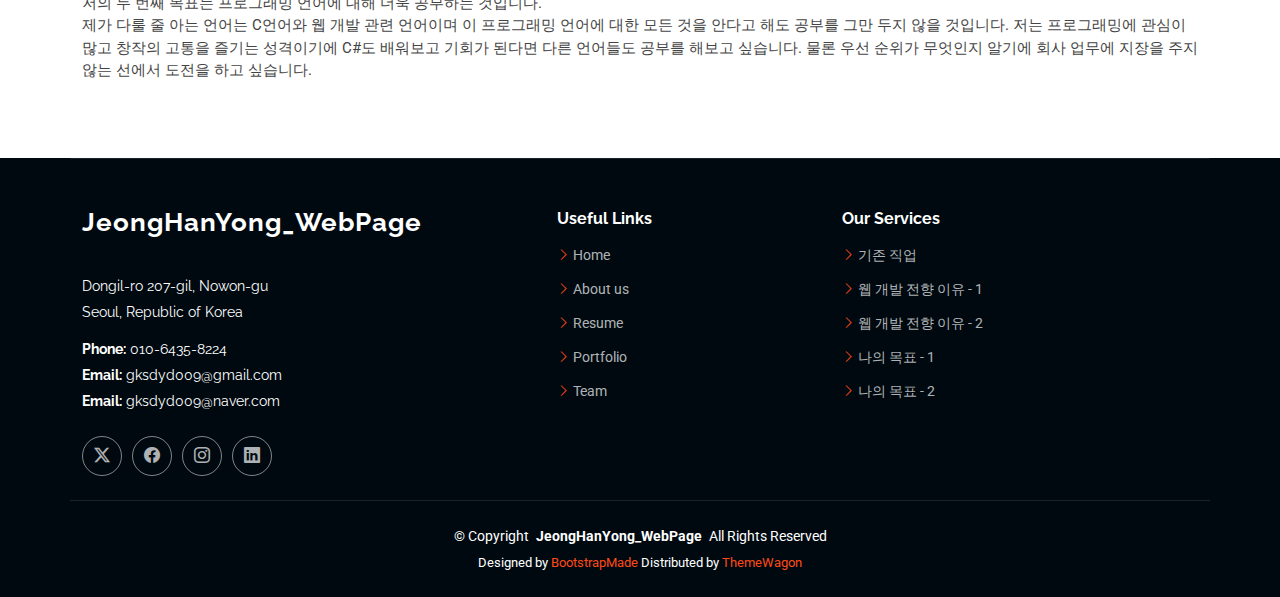
<file: training_course.html>
<!DOCTYPE html>
<html lang="en">

<head>
  <meta charset="utf-8">
  <meta content="width=device-width, initial-scale=1.0" name="viewport">
  <title>Hanyong - Training Course</title>
  <meta name="description" content="">
  <meta name="keywords" content="">

  <!-- Favicons -->
  <link href="assets/img/favicon.png" rel="icon">
  <link href="assets/img/apple-touch-icon.png" rel="apple-touch-icon">

  <!-- Fonts -->
  <link href="https://fonts.googleapis.com" rel="preconnect">
  <link href="https://fonts.gstatic.com" rel="preconnect" crossorigin>
  <link href="https://fonts.googleapis.com/css2?family=Roboto:ital,wght@0,100;0,300;0,400;0,500;0,700;0,900;1,100;1,300;1,400;1,500;1,700;1,900&family=Raleway:ital,wght@0,100;0,200;0,300;0,400;0,500;0,600;0,700;0,800;0,900;1,100;1,200;1,300;1,400;1,500;1,600;1,700;1,800;1,900&family=Inter:wght@100;200;300;400;500;600;700;800;900&display=swap" rel="stylesheet">

  <!-- Vendor CSS Files -->
  <link href="assets/vendor/bootstrap/css/bootstrap.min.css" rel="stylesheet">
  <link href="assets/vendor/bootstrap-icons/bootstrap-icons.css" rel="stylesheet">
  <link href="assets/vendor/aos/aos.css" rel="stylesheet">
  <link href="assets/vendor/glightbox/css/glightbox.min.css" rel="stylesheet">
  <link href="assets/vendor/swiper/swiper-bundle.min.css" rel="stylesheet">

  <!-- Main CSS File -->
  <link href="assets/css/main.css" rel="stylesheet">

  <!-- JHY CSS File -->
  <link href="assets/css/JHY.css" rel="stylesheet">

  <!-- =======================================================
  * Template Name: Dewi
  * Template URL: https://bootstrapmade.com/dewi-free-multi-purpose-html-template/
  * Updated: Aug 07 2024 with Bootstrap v5.3.3
  * Author: BootstrapMade.com
  * License: https://bootstrapmade.com/license/
  ======================================================== -->
</head>

<body class="service-details-page">

  <header id="header" class="header d-flex align-items-center fixed-top">
    <div class="container-fluid container-xl position-relative d-flex align-items-center">

      <a href="index.html" class="logo d-flex align-items-center me-auto">
        <!-- Uncomment the line below if you also wish to use an image logo -->
        <!-- <img src="assets/img/logo.png" alt=""> -->
        <h1 class="sitename">JeongHanYong_WebPage</h1>
      </a>

      <nav id="navmenu" class="navmenu">
        <ul>
          <li><a href="./index.html#hero">Home</a></li>
          <li><a href="./index.html#about">About me</a></li>
          <li><a href="./index.html#services">Resume</a></li>
          <li><a href="./index.html#portfolio">Portfolio</a></li>
          <li><a href="./index.html#team">Team</a></li>
          <li class="dropdown"><a href="#"><span>Dropdown</span> <i class="bi bi-chevron-down toggle-dropdown"></i></a>
            <ul>
              <li><a href="#">Dropdown 1</a></li>
              <li class="dropdown"><a href="#"><span>Deep Dropdown</span> <i class="bi bi-chevron-down toggle-dropdown"></i></a>
                <ul>
                  <li><a href="#">Deep Dropdown 1</a></li>
                  <li><a href="#">Deep Dropdown 2</a></li>
                  <li><a href="#">Deep Dropdown 3</a></li>
                  <li><a href="#">Deep Dropdown 4</a></li>
                  <li><a href="#">Deep Dropdown 5</a></li>
                </ul>
              </li>
              <li><a href="#">Dropdown 2</a></li>
              <li><a href="#">Dropdown 3</a></li>
              <li><a href="#">Dropdown 4</a></li>
            </ul>
          </li>
          <li><a href="#contact">Contact</a></li>
        </ul>
        <i class="mobile-nav-toggle d-xl-none bi bi-list"></i>
      </nav>

      <a class="cta-btn" href="index.html#about">About me</a>

    </div>
  </header>

  <main class="main">

    <!-- Page Title -->
    <div class="page-title dark-background" data-aos="fade" style="background-image: url(assets/img/page-title-bg.webp);">
      <div class="container position-relative">
        <h1>Training Course</h1>
        <p>대학 시절, 학년 별 목표 관리를 Graph를 통해 알려드립니다.</p>
        <nav class="breadcrumbs">
          <ol>
            <li><a href="index.html">Home</a></li>
            <li class="current">Training Course</li>
          </ol>
        </nav>
      </div>
    </div><!-- End Page Title -->

    <!-- Service Details Section -->
    <section id="service-details" class="service-details section">

      <div class="container">

        <div class="row gy-4">
          <div class="col" data-aos="fade-up" data-aos-delay="200">
            <div class="procedure_bar_sort">
              <img src="./assets/img/balloon.png" class="balloon">
              <img src="./assets/img/sprout.png" class="sprout">
              <div class="procedure_bar"></div>
            </div>
          </div>
          <div class="col" data-aos="fade-up" data-aos-delay="200">
            <div class="procedure_bar_sort">
              <img src="./assets/img/balloon.png" class="balloon">
              <img src="./assets/img/leaf.png" class="leaf">
              <div class="procedure_bar"></div>
            </div>
          </div>
          <div class="col" data-aos="fade-up" data-aos-delay="200">
            <div class="procedure_bar_sort">
              <img src="./assets/img/balloon.png" class="balloon">
              <img src="./assets/img/flower.png" class="flower">
              <div class="procedure_bar"></div>
            </div>
          </div>
          <div class="col" data-aos="fade-up" data-aos-delay="200">
            <div class="procedure_bar_sort">
              <img src="./assets/img/balloon.png" class="balloon">
              <img src="./assets/img/tree.png" class="tree">
              <div class="procedure_bar"></div>
            </div>
          </div>
          <div>
            <ul>
              <li id="Existing_job"><i class="bi bi-check-circle"></i> <h3>기존 직업(펌웨어 개발자)</h3></li>
              <p>
                (주) CAS에서 2년 4개월동안 펌웨어 개발자로 일한 경험이 있습니다.<br>
                (주) CAS는 전자 저울을 개발하고 양산하는 회사로 저는 상업용 전자 저울 개발 및 유지보수, 생산 및 영업 대응을 주업무로 맡았습니다.
              </p>
              <li id="Motivation_Web_Develope_1"><i class="bi bi-check-circle"></i> <h3>웹 개발 전향 이유 - 1</h3></li>
              <p>
                첫 번째 이유로는 펌웨어 개발자의 직업 시장입니다.<br>
                펌웨어 개발자의 경우, 전자 제품을 개발하는 회사로 취업해야 한다는 제한이 있었습니다.
                그리고 많은 회사가 인원이 부족하였지만 회사 재정 상태도 좋지않아 인원을 충원하려고 하는 회사가 많지 않음을 느꼈습니다.
                그렇기에 펌웨어 시장이 좁다고 느껴 이번 기회에 제가 좋아하는 코딩을 좀 더 공부를 해보고자 하였습니다.
                그리고 공부를 하는 도중 '소프트웨어에는 어떠한 직업들이 있을까?'라는 생각에 서치를 하였고 그 중 웹 개발자에 관심이 생겨 도전을 하게 되었습니다.
                그래서 학원을 알아보고 공부를 하기 시작했습니다.
              </p>
              <li id="Motivation_Web_Develope_2"><i class="bi bi-check-circle"></i> <h3>웹 개발 전향 이유 - 2</h3></li>
              <p>
                두 번째 이유로는 프로그래밍에 대한 학구열때문입니다.
                저는 학부생 시절, C언어를 독학을 하고 수업을 참여할 정도로 프로그래밍이 재밋고 관심이 많았습니다.
                그만큼 관심이 있어, 학점 또한 A+를 받았습니다.<br>
                그리고 회사에서 펌웨어 개발자라는 직무를 맡고 더욱 배우고 싶다는 욕망에 회사에 남는 일이 잦았습니다.
                물론 일에 대한 책임감이 있고 빠르게 일을 끝내기 위한 이유도 있었습니다.
                문지기라는 별명도 생길 정도였습니다.<br>
                그 때, 저는 하드웨어보다 소프트웨어에 적성이 맞다는 생각이 많이 들었습니다.
                그래서 이번 웹 개발로 전향한다는 큰 도전임만큼 학원이 개강하기 전에 Java 만큼은 독학을 했습니다.
              </p>
              <li id="My_Target_1"><i class="bi bi-check-circle"></i> <h3>나의 목표 - 1</h3></li>
              <p>
                저의 첫 번째 목표는 풀스택 개발자가 되는 것입니다.<br>
                저는 학원에서 풀스택 개발자 교육과정을 듣고 있습니다.
                하지만 이 교육과정을 듣는다고 풀스택 개발자라고 하면 대부분의 웃음거리가 될 것입니다.
                그 이유는 이 과정을 모두 듣고 소화한다 해도 모르는 것이 더 많을 것이고 아직 서툴기 때문입니다.
                따라서 저는 백지 상태에서 혼자 프론트와 백엔드를 모두 다룰 줄 아는 풀스택 개발자가 되고 싶습니다.
              </p>
              <li id="My_Target_2"><i class="bi bi-check-circle"></i> <h3>나의 목표 - 2</h3></li>
              <p>
                저의 두 번째 목표는 프로그래밍 언어에 대해 더욱 공부하는 것입니다.<br>
                제가 다룰 줄 아는 언어는 C언어와 웹 개발 관련 언어이며 이 프로그래밍 언어에 대한 모든 것을 안다고 해도 공부를 그만 두지 않을 것입니다.
                저는 프로그래밍에 관심이 많고 창작의 고통을 즐기는 성격이기에 C#도 배워보고 기회가 된다면 다른 언어들도 공부를 해보고 싶습니다.
                물론 우선 순위가 무엇인지 알기에 회사 업무에 지장을 주지 않는 선에서 도전을 하고 싶습니다.
              </p>
            </ul>
          </div>

        </div>

      </div>

    </section><!-- /Service Details Section -->

  </main>

  <footer id="footer" class="footer dark-background">

    <div class="container footer-top">
      <div class="row gy-4">
        <div class="col-lg-5 col-md-6 footer-about">
          <a href="index.html" class="logo d-flex align-items-center">
            <span class="sitename">JeongHanYong_WebPage</span>
          </a>
          <div class="footer-contact pt-3">
            <p>Dongil-ro 207-gil, Nowon-gu</p>
            <p>Seoul, Republic of Korea</p>
            <p class="mt-3"><strong>Phone:</strong> <span>010-6435-8224</span></p>
            <p><strong>Email:</strong> <span>gksdyd009@gmail.com</span></p>
            <p><strong>Email:</strong> <span>gksdyd009@naver.com</span></p>
          </div>
          <div class="social-links d-flex mt-4">
            <a href=""><i class="bi bi-twitter-x"></i></a>
            <a href=""><i class="bi bi-facebook"></i></a>
            <a href=""><i class="bi bi-instagram"></i></a>
            <a href=""><i class="bi bi-linkedin"></i></a>
          </div>
        </div>

        <div class="col col-md-3 footer-links">
          <h4>Useful Links</h4>
          <ul>
            <li><i class="bi bi-chevron-right"></i> <a href="./index.html#hero">Home</a></li>
            <li><i class="bi bi-chevron-right"></i> <a href="./index.html#about">About us</a></li>
            <li><i class="bi bi-chevron-right"></i> <a href="./index.html#services">Resume</a></li>
            <li><i class="bi bi-chevron-right"></i> <a href="./index.html#portfolio">Portfolio</a></li>
            <li><i class="bi bi-chevron-right"></i> <a href="./index.html#team">Team</a></li>
          </ul>
        </div>

        <div class="col col-md-3 footer-links">
          <h4>Our Services</h4>
          <ul>
            <li><i class="bi bi-chevron-right"></i> <a href="#Existing_job">기존 직업</a></li>
            <li><i class="bi bi-chevron-right"></i> <a href="#Motivation_Web_Develope_1">웹 개발 전향 이유 - 1</a></li>
            <li><i class="bi bi-chevron-right"></i> <a href="#Motivation_Web_Develope_1">웹 개발 전향 이유 - 2</a></li>
            <li><i class="bi bi-chevron-right"></i> <a href="#My_Target_1">나의 목표 - 1</a></li>
            <li><i class="bi bi-chevron-right"></i> <a href="#My_Target_2">나의 목표 - 2</a></li>
          </ul>
        </div>
      </div>
    </div>

    <div class="container copyright text-center mt-4">
      <p>© <span>Copyright</span> <strong class="px-1 sitename">JeongHanYong_WebPage</strong> <span>All Rights Reserved</span></p>
      <div class="credits">
        <!-- All the links in the footer should remain intact. -->
        <!-- You can delete the links only if you've purchased the pro version. -->
        <!-- Licensing information: https://bootstrapmade.com/license/ -->
        <!-- Purchase the pro version with working PHP/AJAX contact form: [buy-url] -->
        Designed by <a href="https://bootstrapmade.com/">BootstrapMade</a> Distributed by <a href=“https://themewagon.com>ThemeWagon
      </div>
    </div>

  </footer>

  <!-- Scroll Top -->
  <a href="#" id="scroll-top" class="scroll-top d-flex align-items-center justify-content-center"><i class="bi bi-arrow-up-short"></i></a>

  <!-- Preloader -->
  <div id="preloader"></div>

  <!-- Vendor JS Files -->
  <script src="assets/vendor/bootstrap/js/bootstrap.bundle.min.js"></script>
  <script src="assets/vendor/php-email-form/validate.js"></script>
  <script src="assets/vendor/aos/aos.js"></script>
  <script src="assets/vendor/glightbox/js/glightbox.min.js"></script>
  <script src="assets/vendor/purecounter/purecounter_vanilla.js"></script>
  <script src="assets/vendor/swiper/swiper-bundle.min.js"></script>
  <script src="assets/vendor/imagesloaded/imagesloaded.pkgd.min.js"></script>
  <script src="assets/vendor/isotope-layout/isotope.pkgd.min.js"></script>

  <!-- Main JS File -->
  <script src="assets/js/main.js"></script>

</body>

</html>
</file>
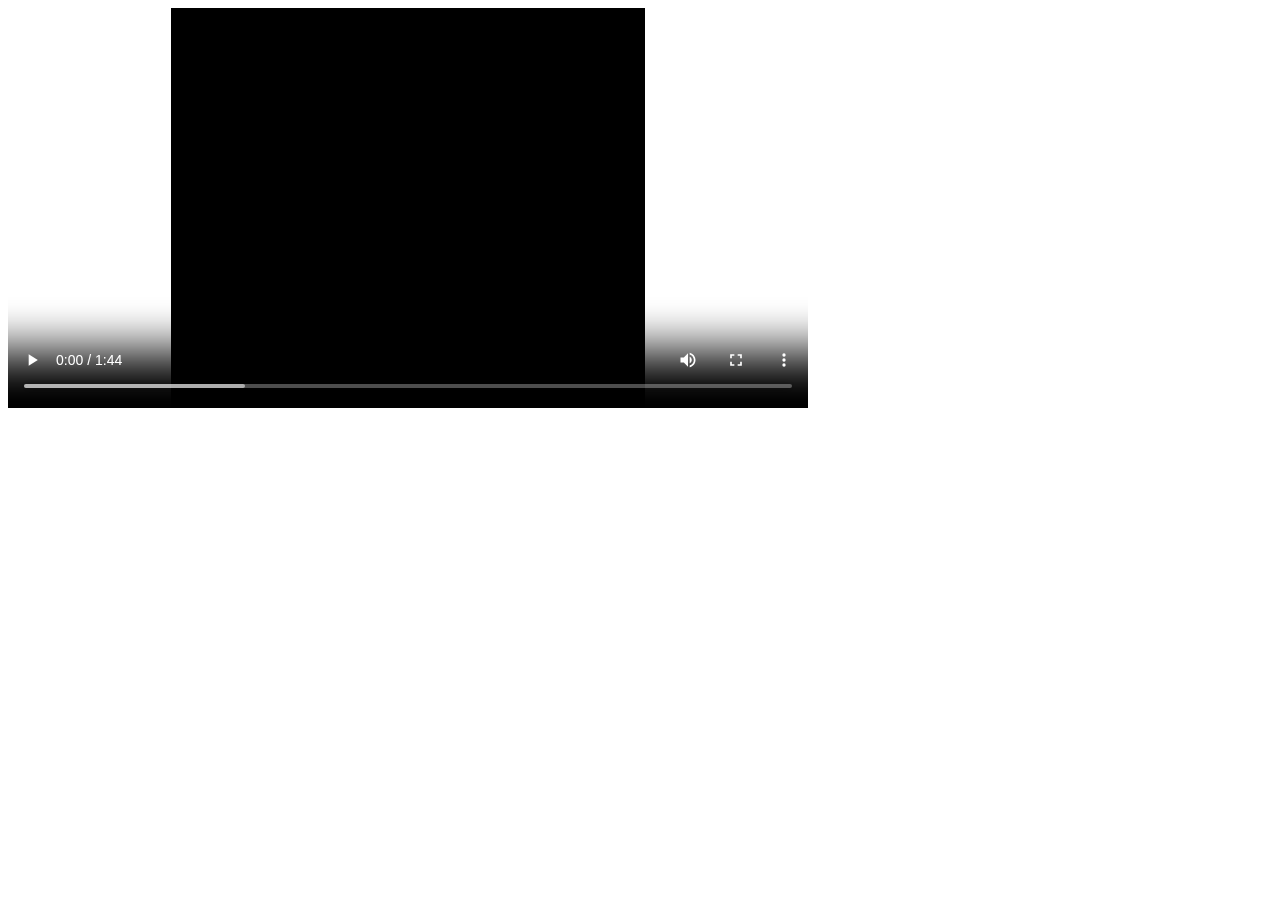
<file: video/mp3player.html>
<!DOCTYPE html>
<html lang="en">
<head>
    <meta charset="UTF-8">
    <meta name="viewport" content="width=device-width, initial-scale=1.0">
    <title>MP3_Player_Video</title>
</head>
<body>
    <video src="../assets/img/video/음악 재생프로그램.mkv" width="800px" height="400px" controls></video>
</body>
</html>
</file>
<file: assets/css/JHY.css>
.balloon{
    width: 90%;
    z-index: 1;
    position: relative;
    display: block;
    translate: 5%;
}
.image{
    width: 5%;
    translate: 110% 50%;
    position: absolute;
    z-index: 2;
    display: block;
}
.procedure_bar{
    height: 10px;
    background-color: rgb(197, 148, 92);
    margin: 0 auto
}
</file>
<file: assets/css/main.css>
/**
* Template Name: Dewi
* Template URL: https://bootstrapmade.com/dewi-free-multi-purpose-html-template/
* Updated: Aug 07 2024 with Bootstrap v5.3.3
* Author: BootstrapMade.com
* License: https://bootstrapmade.com/license/
*/

/*--------------------------------------------------------------
# Font & Color Variables
# Help: https://bootstrapmade.com/color-system/
--------------------------------------------------------------*/
/* Fonts */
:root {
  --default-font: "Roboto",  system-ui, -apple-system, "Segoe UI", Roboto, "Helvetica Neue", Arial, "Noto Sans", "Liberation Sans", sans-serif, "Apple Color Emoji", "Segoe UI Emoji", "Segoe UI Symbol", "Noto Color Emoji";
  --heading-font: "Raleway",  sans-serif;
  --nav-font: "Inter",  sans-serif;
}

/* Global Colors - The following color variables are used throughout the website. Updating them here will change the color scheme of the entire website */
:root { 
  --background-color: #ffffff; /* Background color for the entire website, including individual sections */
  --default-color: #444444; /* Default color used for the majority of the text content across the entire website */
  --heading-color: #273d4e; /* Color for headings, subheadings and title throughout the website */
  --accent-color: #ff4a17; /* Accent color that represents your brand on the website. It's used for buttons, links, and other elements that need to stand out */
  --surface-color: #ffffff; /* The surface color is used as a background of boxed elements within sections, such as cards, icon boxes, or other elements that require a visual separation from the global background. */
  --contrast-color: #ffffff; /* Contrast color for text, ensuring readability against backgrounds of accent, heading, or default colors. */
}

/* Nav Menu Colors - The following color variables are used specifically for the navigation menu. They are separate from the global colors to allow for more customization options */
:root {
  --nav-color: #e5eaee;  /* The default color of the main navmenu links */
  --nav-hover-color: #ff4a17; /* Applied to main navmenu links when they are hovered over or active */
  --nav-mobile-background-color: #ffffff; /* Used as the background color for mobile navigation menu */
  --nav-dropdown-background-color: #ffffff; /* Used as the background color for dropdown items that appear when hovering over primary navigation items */
  --nav-dropdown-color: #444444; /* Used for navigation links of the dropdown items in the navigation menu. */
  --nav-dropdown-hover-color: #ff4a17; /* Similar to --nav-hover-color, this color is applied to dropdown navigation links when they are hovered over. */
}

/* Color Presets - These classes override global colors when applied to any section or element, providing reuse of the sam color scheme. */

.light-background {
  --background-color: #f1f4fa;
  --surface-color: #ffffff;
}

.dark-background {
  --background-color: #000910;
  --default-color: #ffffff;
  --heading-color: #ffffff;
  --surface-color: #28323a;
  --contrast-color: #ffffff;
}

/* Smooth scroll */
:root {
  scroll-behavior: smooth;
}

/*--------------------------------------------------------------
# General Styling & Shared Classes
--------------------------------------------------------------*/
body {
  color: var(--default-color);
  background-color: var(--background-color);
  font-family: var(--default-font);
}

a {
  color: var(--accent-color);
  text-decoration: none;
  transition: 0.3s;
}

a:hover {
  color: color-mix(in srgb, var(--accent-color), transparent 25%);
  text-decoration: none;
}

h1,
h2,
h3,
h4,
h5,
h6 {
  color: var(--heading-color);
  font-family: var(--heading-font);
}

/* PHP Email Form Messages
------------------------------*/
.php-email-form .error-message {
  display: none;
  background: #df1529;
  color: #ffffff;
  text-align: left;
  padding: 15px;
  margin-bottom: 24px;
  font-weight: 600;
}

.php-email-form .sent-message {
  display: none;
  color: #ffffff;
  background: #059652;
  text-align: center;
  padding: 15px;
  margin-bottom: 24px;
  font-weight: 600;
}

.php-email-form .loading {
  display: none;
  background: var(--surface-color);
  text-align: center;
  padding: 15px;
  margin-bottom: 24px;
}

.php-email-form .loading:before {
  content: "";
  display: inline-block;
  border-radius: 50%;
  width: 24px;
  height: 24px;
  margin: 0 10px -6px 0;
  border: 3px solid var(--accent-color);
  border-top-color: var(--surface-color);
  animation: php-email-form-loading 1s linear infinite;
}

@keyframes php-email-form-loading {
  0% {
    transform: rotate(0deg);
  }

  100% {
    transform: rotate(360deg);
  }
}

/* Pulsating Play Button
------------------------------*/
.pulsating-play-btn {
  width: 94px;
  height: 94px;
  background: radial-gradient(var(--accent-color) 50%, color-mix(in srgb, var(--accent-color), transparent 75%) 52%);
  border-radius: 50%;
  display: block;
  position: relative;
  overflow: hidden;
}

.pulsating-play-btn:before {
  content: "";
  position: absolute;
  width: 120px;
  height: 120px;
  animation-delay: 0s;
  animation: pulsate-play-btn 2s;
  animation-direction: forwards;
  animation-iteration-count: infinite;
  animation-timing-function: steps;
  opacity: 1;
  border-radius: 50%;
  border: 5px solid color-mix(in srgb, var(--accent-color), transparent 30%);
  top: -15%;
  left: -15%;
  background: rgba(198, 16, 0, 0);
}

.pulsating-play-btn:after {
  content: "";
  position: absolute;
  left: 50%;
  top: 50%;
  transform: translateX(-40%) translateY(-50%);
  width: 0;
  height: 0;
  border-top: 10px solid transparent;
  border-bottom: 10px solid transparent;
  border-left: 15px solid #fff;
  z-index: 100;
  transition: all 400ms cubic-bezier(0.55, 0.055, 0.675, 0.19);
}

.pulsating-play-btn:hover:before {
  content: "";
  position: absolute;
  left: 50%;
  top: 50%;
  transform: translateX(-40%) translateY(-50%);
  width: 0;
  height: 0;
  border: none;
  border-top: 10px solid transparent;
  border-bottom: 10px solid transparent;
  border-left: 15px solid #fff;
  z-index: 200;
  animation: none;
  border-radius: 0;
}

.pulsating-play-btn:hover:after {
  border-left: 15px solid var(--accent-color);
  transform: scale(20);
}

@keyframes pulsate-play-btn {
  0% {
    transform: scale(0.6, 0.6);
    opacity: 1;
  }

  100% {
    transform: scale(1, 1);
    opacity: 0;
  }
}

/*--------------------------------------------------------------
# Global Header
--------------------------------------------------------------*/
.header {
  --background-color: rgba(0, 0, 0, 0);
  --default-color: #ffffff;
  --heading-color: #ffffff;
  color: var(--default-color);
  background-color: var(--background-color);
  padding: 20px 0;
  transition: all 0.5s;
  z-index: 997;
}

.header .logo {
  line-height: 1;
}

.header .logo img {
  max-height: 36px;
  margin-right: 8px;
}

.header .logo h1 {
  font-size: 30px;
  margin: 0;
  font-weight: 700;
  color: var(--heading-color);
}

.header .cta-btn,
.header .cta-btn:focus {
  color: var(--contrast-color);
  font-size: 13px;
  padding: 7px 25px;
  margin: 0 0 0 30px;
  border-radius: 4px;
  transition: 0.3s;
  text-transform: uppercase;
  border: 2px solid var(--contrast-color);
}

.header .cta-btn:hover,
.header .cta-btn:focus:hover {
  color: var(--contrast-color);
  background: var(--accent-color);
  border-color: var(--accent-color);
}

@media (max-width: 1200px) {
  .header .logo {
    order: 1;
  }

  .header .cta-btn {
    order: 2;
    margin: 0 15px 0 0;
    padding: 6px 15px;
  }

  .header .navmenu {
    order: 3;
  }
}

.scrolled .header {
  box-shadow: 0px 0 18px rgba(0, 0, 0, 0.1);
}

/* Global Header on Scroll
------------------------------*/
.scrolled .header {
  --background-color: rgba(21, 34, 43, 0.85);
}

/*--------------------------------------------------------------
# Navigation Menu
--------------------------------------------------------------*/
/* Desktop Navigation */
@media (min-width: 1200px) {
  .navmenu {
    padding: 0;
  }

  .navmenu ul {
    margin: 0;
    padding: 0;
    display: flex;
    list-style: none;
    align-items: center;
  }

  .navmenu li {
    position: relative;
  }

  .navmenu>ul>li {
    white-space: nowrap;
    padding: 15px 14px;
  }

  .navmenu>ul>li:last-child {
    padding-right: 0;
  }

  .navmenu a,
  .navmenu a:focus {
    color: var(--nav-color);
    font-size: 13px;
    padding: 0 2px;
    font-family: var(--nav-font);
    font-weight: 500;
    display: flex;
    align-items: center;
    justify-content: space-between;
    white-space: nowrap;
    transition: 0.3s;
    position: relative;
    text-transform: uppercase;
  }

  .navmenu a i,
  .navmenu a:focus i {
    font-size: 12px;
    line-height: 0;
    margin-left: 5px;
    transition: 0.3s;
  }

  .navmenu>ul>li>a:before {
    content: "";
    position: absolute;
    height: 2px;
    bottom: -6px;
    left: 0;
    background-color: var(--nav-hover-color);
    visibility: hidden;
    width: 0px;
    transition: all 0.3s ease-in-out 0s;
  }

  .navmenu a:hover:before,
  .navmenu li:hover>a:before,
  .navmenu .active:before {
    visibility: visible;
    width: 100%;
  }

  .navmenu li:hover>a,
  .navmenu .active,
  .navmenu .active:focus {
    color: color-mix(in srgb, var(--nav-color) 90%, white 15%);
  }

  .navmenu .dropdown ul {
    margin: 0;
    padding: 10px 0;
    background: var(--nav-dropdown-background-color);
    display: block;
    position: absolute;
    visibility: hidden;
    left: 14px;
    top: 130%;
    opacity: 0;
    transition: 0.3s;
    border-radius: 4px;
    z-index: 99;
    box-shadow: 0px 0px 30px rgba(0, 0, 0, 0.1);
  }

  .navmenu .dropdown ul li {
    min-width: 200px;
  }

  .navmenu .dropdown ul a {
    padding: 10px 20px;
    font-size: 15px;
    text-transform: none;
    color: var(--nav-dropdown-color);
  }

  .navmenu .dropdown ul a i {
    font-size: 12px;
  }

  .navmenu .dropdown ul a:hover,
  .navmenu .dropdown ul .active:hover,
  .navmenu .dropdown ul li:hover>a {
    color: var(--nav-dropdown-hover-color);
  }

  .navmenu .dropdown:hover>ul {
    opacity: 1;
    top: 100%;
    visibility: visible;
  }

  .navmenu .dropdown .dropdown ul {
    top: 0;
    left: -90%;
    visibility: hidden;
  }

  .navmenu .dropdown .dropdown:hover>ul {
    opacity: 1;
    top: 0;
    left: -100%;
    visibility: visible;
  }
}

/* Mobile Navigation */
@media (max-width: 1199px) {
  .mobile-nav-toggle {
    color: var(--nav-color);
    font-size: 28px;
    line-height: 0;
    margin-right: 10px;
    cursor: pointer;
    transition: color 0.3s;
  }

  .navmenu {
    padding: 0;
    z-index: 9997;
  }

  .navmenu ul {
    display: none;
    list-style: none;
    position: absolute;
    inset: 60px 20px 20px 20px;
    padding: 10px 0;
    margin: 0;
    border-radius: 6px;
    background-color: var(--nav-mobile-background-color);
    border: 1px solid color-mix(in srgb, var(--default-color), transparent 90%);
    box-shadow: none;
    overflow-y: auto;
    transition: 0.3s;
    z-index: 9998;
  }

  .navmenu a,
  .navmenu a:focus {
    color: var(--nav-dropdown-color);
    padding: 10px 20px;
    font-family: var(--nav-font);
    font-size: 17px;
    font-weight: 500;
    display: flex;
    align-items: center;
    justify-content: space-between;
    white-space: nowrap;
    transition: 0.3s;
  }

  .navmenu a i,
  .navmenu a:focus i {
    font-size: 12px;
    line-height: 0;
    margin-left: 5px;
    width: 30px;
    height: 30px;
    display: flex;
    align-items: center;
    justify-content: center;
    border-radius: 50%;
    transition: 0.3s;
    background-color: color-mix(in srgb, var(--accent-color), transparent 90%);
  }

  .navmenu a i:hover,
  .navmenu a:focus i:hover {
    background-color: var(--accent-color);
    color: var(--contrast-color);
  }

  .navmenu a:hover,
  .navmenu .active,
  .navmenu .active:focus {
    color: var(--nav-dropdown-hover-color);
  }

  .navmenu .active i,
  .navmenu .active:focus i {
    background-color: var(--accent-color);
    color: var(--contrast-color);
    transform: rotate(180deg);
  }

  .navmenu .dropdown ul {
    position: static;
    display: none;
    z-index: 99;
    padding: 10px 0;
    margin: 10px 20px;
    background-color: var(--nav-dropdown-background-color);
    transition: all 0.5s ease-in-out;
  }

  .navmenu .dropdown ul ul {
    background-color: rgba(33, 37, 41, 0.1);
  }

  .navmenu .dropdown>.dropdown-active {
    display: block;
    background-color: rgba(33, 37, 41, 0.03);
  }

  .mobile-nav-active {
    overflow: hidden;
  }

  .mobile-nav-active .mobile-nav-toggle {
    color: #fff;
    position: absolute;
    font-size: 32px;
    top: 15px;
    right: 15px;
    margin-right: 0;
    z-index: 9999;
  }

  .mobile-nav-active .navmenu {
    position: fixed;
    overflow: hidden;
    inset: 0;
    background: rgba(33, 37, 41, 0.8);
    transition: 0.3s;
  }

  .mobile-nav-active .navmenu>ul {
    display: block;
  }
}

/*--------------------------------------------------------------
# Global Footer
--------------------------------------------------------------*/
.footer {
  color: var(--default-color);
  background-color: var(--background-color);
  font-size: 14px;
  position: relative;
}

.footer .footer-top {
  padding-top: 50px;
  border-top: 1px solid color-mix(in srgb, var(--default-color), transparent 90%);
}

.footer .footer-about .logo {
  line-height: 1;
  margin-bottom: 25px;
}

.footer .footer-about .logo img {
  max-height: 40px;
  margin-right: 6px;
}

.footer .footer-about .logo span {
  font-size: 26px;
  font-weight: 700;
  letter-spacing: 1px;
  font-family: var(--heading-font);
  color: var(--heading-color);
}

.footer .footer-about p {
  font-size: 14px;
  font-family: var(--heading-font);
}

.footer .social-links a {
  display: flex;
  align-items: center;
  justify-content: center;
  width: 40px;
  height: 40px;
  border-radius: 50%;
  border: 1px solid color-mix(in srgb, var(--default-color), transparent 50%);
  font-size: 16px;
  color: color-mix(in srgb, var(--default-color), transparent 30%);
  margin-right: 10px;
  transition: 0.3s;
}

.footer .social-links a:hover {
  color: var(--accent-color);
  border-color: var(--accent-color);
}

.footer h4 {
  font-size: 16px;
  font-weight: bold;
  position: relative;
  padding-bottom: 12px;
}

.footer .footer-links {
  margin-bottom: 30px;
}

.footer .footer-links ul {
  list-style: none;
  padding: 0;
  margin: 0;
}

.footer .footer-links ul i {
  padding-right: 3px;
  font-size: 13px;
  line-height: 0;
  color: var(--accent-color);
}

.footer .footer-links ul li {
  padding: 10px 0;
  display: flex;
  align-items: center;
}

.footer .footer-links ul li:first-child {
  padding-top: 0;
}

.footer .footer-links ul a {
  color: color-mix(in srgb, var(--default-color), transparent 30%);
  display: inline-block;
  line-height: 1;
}

.footer .footer-links ul a:hover {
  color: var(--accent-color);
}

.footer .footer-contact p {
  margin-bottom: 5px;
}

.footer .footer-newsletter .newsletter-form {
  margin-top: 30px;
  margin-bottom: 15px;
  padding: 6px 8px;
  position: relative;
  border-radius: 4px;
  border: 1px solid color-mix(in srgb, var(--default-color), transparent 80%);
  display: flex;
  background-color: var(--background-color);
  transition: 0.3s;
}

.footer .footer-newsletter .newsletter-form:focus-within {
  border-color: var(--accent-color);
}

.footer .footer-newsletter .newsletter-form input[type=email] {
  border: 0;
  padding: 4px;
  width: 100%;
  background-color: var(--background-color);
  color: var(--default-color);
}

.footer .footer-newsletter .newsletter-form input[type=email]:focus-visible {
  outline: none;
}

.footer .footer-newsletter .newsletter-form input[type=submit] {
  border: 0;
  font-size: 16px;
  padding: 0 20px;
  margin: -7px -8px -7px 0;
  background: var(--accent-color);
  color: var(--contrast-color);
  transition: 0.3s;
  border-radius: 0 4px 4px 0;
}

.footer .footer-newsletter .newsletter-form input[type=submit]:hover {
  background: color-mix(in srgb, var(--accent-color), transparent 20%);
}

.footer .copyright {
  padding: 25px 0;
  border-top: 1px solid color-mix(in srgb, var(--default-color), transparent 90%);
}

.footer .copyright p {
  margin-bottom: 0;
}

.footer .credits {
  margin-top: 6px;
  font-size: 13px;
}

/*--------------------------------------------------------------
# Preloader
--------------------------------------------------------------*/
#preloader {
  position: fixed;
  inset: 0;
  z-index: 999999;
  overflow: hidden;
  background: var(--background-color);
  transition: all 0.6s ease-out;
}

#preloader:before {
  content: "";
  position: fixed;
  top: calc(50% - 30px);
  left: calc(50% - 30px);
  border: 6px solid #ffffff;
  border-color: var(--accent-color) transparent var(--accent-color) transparent;
  border-radius: 50%;
  width: 60px;
  height: 60px;
  animation: animate-preloader 1.5s linear infinite;
}

@keyframes animate-preloader {
  0% {
    transform: rotate(0deg);
  }

  100% {
    transform: rotate(360deg);
  }
}

/*--------------------------------------------------------------
# Scroll Top Button
--------------------------------------------------------------*/
.scroll-top {
  position: fixed;
  visibility: hidden;
  opacity: 0;
  right: 15px;
  bottom: 15px;
  z-index: 99999;
  background-color: var(--accent-color);
  width: 40px;
  height: 40px;
  border-radius: 4px;
  transition: all 0.4s;
}

.scroll-top i {
  font-size: 24px;
  color: var(--contrast-color);
  line-height: 0;
}

.scroll-top:hover {
  background-color: color-mix(in srgb, var(--accent-color), transparent 20%);
  color: var(--contrast-color);
}

.scroll-top.active {
  visibility: visible;
  opacity: 1;
}

/*--------------------------------------------------------------
# Disable aos animation delay on mobile devices
--------------------------------------------------------------*/
@media screen and (max-width: 768px) {
  [data-aos-delay] {
    transition-delay: 0 !important;
  }
}

/*--------------------------------------------------------------
# Global Page Titles & Breadcrumbs
--------------------------------------------------------------*/
.page-title {
  color: var(--default-color);
  background-color: var(--background-color);
  background-size: cover;
  background-position: center;
  background-repeat: no-repeat;
  padding: 160px 0 80px 0;
  text-align: center;
  position: relative;
}

.page-title:before {
  content: "";
  background: color-mix(in srgb, var(--background-color), transparent 30%);
  position: absolute;
  inset: 0;
}

.page-title h1 {
  font-size: 42px;
  font-weight: 700;
  margin-bottom: 10px;
}

.page-title .breadcrumbs ol {
  display: flex;
  flex-wrap: wrap;
  list-style: none;
  justify-content: center;
  padding: 0;
  margin: 0;
  font-size: 16px;
  font-weight: 400;
}

.page-title .breadcrumbs ol li+li {
  padding-left: 10px;
}

.page-title .breadcrumbs ol li+li::before {
  content: "/";
  display: inline-block;
  padding-right: 10px;
  color: color-mix(in srgb, var(--default-color), transparent 50%);
}

/*--------------------------------------------------------------
# Global Sections
--------------------------------------------------------------*/
section,
.section {
  color: var(--default-color);
  background-color: var(--background-color);
  padding: 60px 0;
  scroll-margin-top: 90px;
  overflow: clip;
}

@media (max-width: 1199px) {

  section,
  .section {
    scroll-margin-top: 76px;
  }
}

/*--------------------------------------------------------------
# Global Section Titles
--------------------------------------------------------------*/
.section-title {
  padding-bottom: 60px;
  position: relative;
}

.section-title h2 {
  font-size: 14px;
  font-weight: 500;
  padding: 0;
  line-height: 1px;
  margin: 0;
  letter-spacing: 1.5px;
  text-transform: uppercase;
  color: color-mix(in srgb, var(--default-color), transparent 50%);
  position: relative;
}

.section-title h2::after {
  content: "";
  width: 120px;
  height: 1px;
  display: inline-block;
  background: var(--accent-color);
  margin: 4px 10px;
}

.section-title p {
  color: var(--heading-color);
  margin: 0;
  font-size: 36px;
  font-weight: 800;
  text-transform: uppercase;
  font-family: var(--heading-font);
}

@media (max-width: 768px) {
  .section-title p {
    font-size: 24px;
  }
}

/*--------------------------------------------------------------
# Hero Section
--------------------------------------------------------------*/
.hero {
  width: 100%;
  min-height: 100vh;
  position: relative;
  padding: 80px 0;
  display: flex;
  align-items: center;
  justify-content: center;
}

.hero img {
  position: absolute;
  inset: 0;
  display: block;
  width: 100%;
  height: 100%;
  object-fit: cover;
  z-index: 1;
}

.hero:before {
  content: "";
  background: color-mix(in srgb, var(--background-color), transparent 30%);
  position: absolute;
  inset: 0;
  z-index: 2;
}

.hero .container {
  position: relative;
  z-index: 3;
}

.hero h2 {
  margin: 0;
  font-size: 48px;
  font-weight: 700;
  text-transform: uppercase;
}

.hero p {
  color: color-mix(in srgb, var(--default-color), transparent 20%);
  margin: 10px 0 0 0;
  font-size: 24px;
}

.hero .btn-get-started {
  background: var(--accent-color);
  color: var(--contrast-color);
  font-weight: 400;
  font-size: 14px;
  letter-spacing: 1px;
  display: inline-block;
  padding: 10px 30px;
  border-radius: 4px;
  transition: 0.3s;
  text-transform: uppercase;
}

.hero .btn-get-started:hover {
  background: color-mix(in srgb, var(--accent-color), transparent 20%);
}

.hero .btn-watch-video {
  font-size: 16px;
  transition: 0.5s;
  margin-left: 25px;
  font-weight: 400;
  color: var(--default-color);
}

.hero .btn-watch-video i {
  color: var(--accent-color);
  font-size: 32px;
  transition: 0.3s;
  line-height: 0;
  margin-right: 8px;
}

.hero .btn-watch-video:hover {
  color: var(--accent-color);
}

.hero .btn-watch-video:hover i {
  color: color-mix(in srgb, var(--accent-color), transparent 20%);
}

@media (max-width: 768px) {
  .hero h2 {
    font-size: 32px;
  }

  .hero p {
    font-size: 18px;
  }
}

/*--------------------------------------------------------------
# About Section
--------------------------------------------------------------*/
.about h3 {
  font-weight: 700;
  font-size: 28px;
  margin-bottom: 20px;
}

.about .fst-italic {
  color: color-mix(in srgb, var(--default-color), var(--contrast-color) 50%);
}

.about .content ul {
  list-style: none;
  padding: 0;
}

.about .content ul li {
  padding: 0 0 10px 30px;
  position: relative;
}

.about .content ul i {
  position: absolute;
  font-size: 20px;
  left: 0;
  top: -3px;
  color: var(--accent-color);
}

.about .content p:last-child {
  margin-bottom: 0;
}

.about .pulsating-play-btn {
  position: absolute;
  left: calc(50% - 47px);
  top: calc(50% - 47px);
}

/*--------------------------------------------------------------
# Stats Section
--------------------------------------------------------------*/
.stats .stats-item {
  background-color: var(--surface-color);
  box-shadow: 0px 0 30px rgba(0, 0, 0, 0.1);
  padding: 30px;
}

.stats .stats-item i {
  color: var(--accent-color);
  font-size: 42px;
  line-height: 0;
  margin-right: 20px;
}

.stats .stats-item span {
  color: var(--heading-color);
  font-size: 36px;
  display: block;
  font-weight: 600;
}

.stats .stats-item p {
  padding: 0;
  margin: 0;
  font-family: var(--heading-font);
  font-size: 16px;
}

/*--------------------------------------------------------------
# Services Section
--------------------------------------------------------------*/
.services .img {
  border-radius: 8px;
  overflow: hidden;
}

.services .img img {
  transition: 0.6s;
}

.services .details {
  background: color-mix(in srgb, var(--surface-color), transparent 5%);
  padding: 50px 30px;
  margin: -100px 30px 0 30px;
  transition: all ease-in-out 0.3s;
  position: relative;
  text-align: center;
  border-radius: 8px;
  box-shadow: 0px 0 25px rgba(0, 0, 0, 0.1);
}

.services .details .icon {
  margin: 0;
  width: 72px;
  height: 72px;
  background: var(--accent-color);
  color: var(--contrast-color);
  border: 6px solid var(--contrast-color);
  border-radius: 50px;
  display: flex;
  align-items: center;
  justify-content: center;
  margin-bottom: 20px;
  font-size: 28px;
  transition: ease-in-out 0.3s;
  position: absolute;
  top: -36px;
  left: calc(50% - 36px);
}

.services .details h3 {
  font-weight: 700;
  margin: 10px 0 15px 0;
  font-size: 22px;
  transition: ease-in-out 0.3s;
}

.services .details p {
  color: color-mix(in srgb, var(--default-color), transparent 10%);
  line-height: 24px;
  font-size: 14px;
  margin-bottom: 0;
}

.services .service-item:hover .details h3 {
  color: var(--accent-color);
}

.services .service-item:hover .details .icon {
  background: var(--surface-color);
  border: 2px solid var(--accent-color);
}

.services .service-item:hover .details .icon i {
  color: var(--accent-color);
}

.services .service-item:hover .img img {
  transform: scale(1.2);
}

/*--------------------------------------------------------------
# Clients Section
--------------------------------------------------------------*/
.clients {
  padding: 20px 0;
}

.clients .client-logo {
  display: flex;
  justify-content: center;
  align-items: center;
  overflow: hidden;
}

.clients .client-logo img {
  padding: 20px 40px;
  max-width: 90%;
  transition: 0.3s;
  opacity: 0.5;
  filter: grayscale(100);
}

.clients .client-logo img:hover {
  filter: none;
  opacity: 1;
}

@media (max-width: 640px) {
  .clients .client-logo img {
    padding: 20px;
  }
}

/*--------------------------------------------------------------
# Features Section
--------------------------------------------------------------*/
.features .nav-tabs {
  border: 0;
}

.features .nav-link {
  background-color: var(--surface-color);
  color: var(--heading-color);
  border: 1px solid color-mix(in srgb, var(--default-color), transparent 85%);
  padding: 15px 20px;
  transition: 0.3s;
  border-radius: 0;
  display: flex;
  align-items: center;
  justify-content: center;
  cursor: pointer;
  height: 100%;
}

.features .nav-link i {
  padding-right: 15px;
  font-size: 48px;
}

.features .nav-link h4 {
  font-size: 18px;
  font-weight: 600;
  margin: 0;
}

.features .nav-link:hover {
  color: var(--accent-color);
  border-color: var(--accent-color);
}

.features .nav-link.active {
  background: var(--accent-color);
  color: var(--contrast-color);
  border-color: var(--accent-color);
}

.features .nav-link.active h4 {
  color: var(--contrast-color);
}

@media (max-width: 768px) {
  .features .nav-link i {
    padding: 0;
    line-height: 1;
    font-size: 36px;
  }
}

@media (max-width: 575px) {
  .features .nav-link {
    padding: 15px;
  }

  .features .nav-link i {
    font-size: 24px;
  }
}

.features .tab-content {
  margin-top: 30px;
}

.features .tab-pane h3 {
  color: var(--heading-color);
  font-weight: 700;
  font-size: 26px;
}

.features .tab-pane ul {
  list-style: none;
  padding: 0;
}

.features .tab-pane ul li {
  padding-bottom: 10px;
}

.features .tab-pane ul i {
  font-size: 20px;
  padding-right: 4px;
  color: var(--accent-color);
}

.features .tab-pane p:last-child {
  margin-bottom: 0;
}

/*--------------------------------------------------------------
# Services 2 Section
--------------------------------------------------------------*/
.services-2 .service-item {
  background-color: var(--surface-color);
  padding: 30px;
  border: 1px solid color-mix(in srgb, var(--default-color), transparent 85%);
  transition: 0.3s;
}

.services-2 .service-item .icon {
  font-size: 36px;
  line-height: 0;
  margin-right: 30px;
  color: var(--accent-color);
}

.services-2 .service-item .title {
  font-weight: 700;
  margin-bottom: 15px;
  font-size: 20px;
}

.services-2 .service-item .title a {
  color: var(--heading-color);
}

.services-2 .service-item .description {
  line-height: 24px;
  font-size: 14px;
  margin: 0;
}

.services-2 .service-item:hover {
  border-color: var(--accent-color);
}

.services-2 .service-item:hover .title a {
  color: var(--accent-color);
}

/*--------------------------------------------------------------
# Testimonials Section
--------------------------------------------------------------*/
.testimonials {
  padding: 80px 0;
  position: relative;
}

.testimonials:before {
  content: "";
  background: color-mix(in srgb, var(--background-color), transparent 30%);
  position: absolute;
  inset: 0;
  z-index: 2;
}

.testimonials .testimonials-bg {
  position: absolute;
  inset: 0;
  display: block;
  width: 100%;
  height: 100%;
  object-fit: cover;
  z-index: 1;
}

.testimonials .container {
  position: relative;
  z-index: 3;
}

.testimonials .testimonials-carousel,
.testimonials .testimonials-slider {
  overflow: hidden;
}

.testimonials .testimonial-item {
  text-align: center;
}

.testimonials .testimonial-item .testimonial-img {
  width: 100px;
  border-radius: 50%;
  border: 6px solid color-mix(in srgb, var(--default-color), transparent 85%);
  margin: 0 auto;
}

.testimonials .testimonial-item h3 {
  font-size: 20px;
  font-weight: bold;
  margin: 10px 0 5px 0;
}

.testimonials .testimonial-item h4 {
  font-size: 14px;
  margin: 0 0 15px 0;
  color: color-mix(in srgb, var(--default-color), transparent 40%);
}

.testimonials .testimonial-item .stars {
  margin-bottom: 15px;
}

.testimonials .testimonial-item .stars i {
  color: #ffc107;
  margin: 0 1px;
}

.testimonials .testimonial-item .quote-icon-left,
.testimonials .testimonial-item .quote-icon-right {
  color: color-mix(in srgb, var(--default-color), transparent 40%);
  font-size: 26px;
  line-height: 0;
}

.testimonials .testimonial-item .quote-icon-left {
  display: inline-block;
  left: -5px;
  position: relative;
}

.testimonials .testimonial-item .quote-icon-right {
  display: inline-block;
  right: -5px;
  position: relative;
  top: 10px;
  transform: scale(-1, -1);
}

.testimonials .testimonial-item p {
  font-style: italic;
  margin: 0 auto 15px auto;
}

.testimonials .swiper-wrapper {
  height: auto;
}

.testimonials .swiper-pagination {
  margin-top: 20px;
  position: relative;
}

.testimonials .swiper-pagination .swiper-pagination-bullet {
  width: 12px;
  height: 12px;
  background-color: color-mix(in srgb, var(--default-color), transparent 50%);
  opacity: 0.5;
}

.testimonials .swiper-pagination .swiper-pagination-bullet-active {
  background-color: var(--default-color);
  opacity: 1;
}

@media (min-width: 992px) {
  .testimonials .testimonial-item p {
    width: 80%;
  }
}

/*--------------------------------------------------------------
# Portfolio Section
--------------------------------------------------------------*/
.portfolio .portfolio-filters {
  padding: 0;
  margin: 0 auto 20px auto;
  list-style: none;
  text-align: center;
}

.portfolio .portfolio-filters li {
  cursor: pointer;
  display: inline-block;
  padding: 0;
  font-size: 18px;
  font-weight: 500;
  margin: 0 10px;
  line-height: 1;
  margin-bottom: 5px;
  transition: all 0.3s ease-in-out;
}

.portfolio .portfolio-filters li:hover,
.portfolio .portfolio-filters li.filter-active {
  color: var(--accent-color);
}

.portfolio .portfolio-filters li:first-child {
  margin-left: 0;
}

.portfolio .portfolio-filters li:last-child {
  margin-right: 0;
}

@media (max-width: 575px) {
  .portfolio .portfolio-filters li {
    font-size: 14px;
    margin: 0 5px;
  }
}

.portfolio .portfolio-content {
  position: relative;
  overflow: hidden;
}

.portfolio .portfolio-content img {
  transition: 0.3s;
}

.portfolio .portfolio-content .portfolio-info {
  opacity: 0;
  position: absolute;
  inset: 0;
  z-index: 3;
  transition: all ease-in-out 0.3s;
  background: rgba(0, 0, 0, 0.6);
  padding: 15px;
}

.portfolio .portfolio-content .portfolio-info h4 {
  font-size: 14px;
  padding: 5px 10px;
  font-weight: 400;
  color: #ffffff;
  display: inline-block;
  background-color: var(--accent-color);
}

.portfolio .portfolio-content .portfolio-info p {
  position: absolute;
  bottom: 10px;
  text-align: center;
  display: inline-block;
  left: 0;
  right: 0;
  font-size: 16px;
  font-weight: 600;
  color: rgba(255, 255, 255, 0.8);
}

.portfolio .portfolio-content .portfolio-info .preview-link,
.portfolio .portfolio-content .portfolio-info .details-link {
  position: absolute;
  left: calc(50% - 40px);
  font-size: 26px;
  top: calc(50% - 14px);
  color: #fff;
  transition: 0.3s;
  line-height: 1.2;
}

.portfolio .portfolio-content .portfolio-info .preview-link:hover,
.portfolio .portfolio-content .portfolio-info .details-link:hover {
  color: var(--accent-color);
}

.portfolio .portfolio-content .portfolio-info .details-link {
  left: 50%;
  font-size: 34px;
  line-height: 0;
}

.portfolio .portfolio-content:hover .portfolio-info {
  opacity: 1;
}

.portfolio .portfolio-content:hover img {
  transform: scale(1.1);
}

/*--------------------------------------------------------------
# Team Section
--------------------------------------------------------------*/
.team .member {
  position: relative;
}

.team .member .pic {
  overflow: hidden;
  margin-bottom: 50px;
}

.team .member .member-info {
  background-color: var(--surface-color);
  color: color-mix(in srgb, var(--default-color), transparent 20%);
  box-shadow: 0px 2px 15px rgba(0, 0, 0, 0.1);
  position: absolute;
  bottom: -50px;
  left: 20px;
  right: 20px;
  padding: 20px 15px;
  overflow: hidden;
  transition: 0.5s;
}

.team .member h4 {
  font-weight: 700;
  margin-bottom: 10px;
  font-size: 16px;
  position: relative;
  padding-bottom: 10px;
}

.team .member h4::after {
  content: "";
  position: absolute;
  display: block;
  width: 50px;
  height: 1px;
  background: color-mix(in srgb, var(--default-color), transparent 60%);
  bottom: 0;
  left: 0;
}

.team .member span {
  font-style: italic;
  display: block;
  font-size: 13px;
}

.team .member .social {
  position: absolute;
  right: 15px;
  bottom: 15px;
}

.team .member .social a {
  transition: color 0.3s;
  color: color-mix(in srgb, var(--default-color), transparent 70%);
}

.team .member .social a:hover {
  color: var(--accent-color);
}

.team .member .social i {
  font-size: 16px;
  margin: 0 2px;
}

/*--------------------------------------------------------------
# Contact Section
--------------------------------------------------------------*/
.contact .info-item {
  background-color: var(--surface-color);
  box-shadow: 0px 0px 20px rgba(0, 0, 0, 0.1);
  padding: 24px 0 30px 0;
}

.contact .info-item i {
  font-size: 20px;
  color: var(--accent-color);
  width: 56px;
  height: 56px;
  font-size: 24px;
  display: flex;
  justify-content: center;
  align-items: center;
  border-radius: 4px;
  transition: all 0.3s ease-in-out;
  border-radius: 50%;
  border: 2px dotted color-mix(in srgb, var(--accent-color), transparent 40%);
}

.contact .info-item h3 {
  font-size: 20px;
  color: color-mix(in srgb, var(--default-color), transparent 20%);
  font-size: 18px;
  font-weight: 700;
  margin: 10px 0;
}

.contact .info-item p {
  padding: 0;
  margin-bottom: 0;
  font-size: 14px;
}

.contact .php-email-form {
  background-color: var(--surface-color);
  box-shadow: 0px 0px 20px rgba(0, 0, 0, 0.1);
  height: 100%;
  padding: 30px;
}

@media (max-width: 575px) {
  .contact .php-email-form {
    padding: 20px;
  }
}

.contact .php-email-form input[type=text],
.contact .php-email-form input[type=email],
.contact .php-email-form textarea {
  font-size: 14px;
  padding: 10px 15px;
  box-shadow: none;
  border-radius: 0;
  color: var(--default-color);
  background-color: var(--surface-color);
  border-color: color-mix(in srgb, var(--default-color), transparent 80%);
}

.contact .php-email-form input[type=text]:focus,
.contact .php-email-form input[type=email]:focus,
.contact .php-email-form textarea:focus {
  border-color: var(--accent-color);
}

.contact .php-email-form input[type=text]::placeholder,
.contact .php-email-form input[type=email]::placeholder,
.contact .php-email-form textarea::placeholder {
  color: color-mix(in srgb, var(--default-color), transparent 70%);
}

.contact .php-email-form button[type=submit] {
  color: var(--contrast-color);
  background: var(--accent-color);
  border: 0;
  padding: 10px 30px;
  transition: 0.4s;
  border-radius: 50px;
}

.contact .php-email-form button[type=submit]:hover {
  background: color-mix(in srgb, var(--accent-color), transparent 20%);
}

/*--------------------------------------------------------------
# Portfolio Details Section
--------------------------------------------------------------*/
.portfolio-details .portfolio-details-slider img {
  width: 100%;
}

.portfolio-details .portfolio-details-slider .swiper-pagination {
  margin-top: 20px;
  position: relative;
}

.portfolio-details .portfolio-details-slider .swiper-pagination .swiper-pagination-bullet {
  width: 12px;
  height: 12px;
  background-color: color-mix(in srgb, var(--default-color), transparent 85%);
  opacity: 1;
}

.portfolio-details .portfolio-details-slider .swiper-pagination .swiper-pagination-bullet-active {
  background-color: var(--accent-color);
}

.portfolio-details .portfolio-info {
  background-color: var(--surface-color);
  padding: 30px;
  box-shadow: 0px 0 30px rgba(0, 0, 0, 0.1);
}

.portfolio-details .portfolio-info h3 {
  font-size: 22px;
  font-weight: 700;
  margin-bottom: 20px;
  padding-bottom: 20px;
  border-bottom: 1px solid color-mix(in srgb, var(--default-color), transparent 85%);
}

.portfolio-details .portfolio-info ul {
  list-style: none;
  padding: 0;
  font-size: 15px;
}

.portfolio-details .portfolio-info ul li+li {
  margin-top: 10px;
}

.portfolio-details .portfolio-description {
  padding-top: 30px;
}

.portfolio-details .portfolio-description h2 {
  font-size: 26px;
  font-weight: 700;
  margin-bottom: 20px;
}

.portfolio-details .portfolio-description p {
  padding: 0;
  color: color-mix(in srgb, var(--default-color), transparent 30%);
}

/*--------------------------------------------------------------
# Service Details Section
--------------------------------------------------------------*/
.service-details .services-list {
  background-color: var(--surface-color);
  padding: 10px 30px;
  border: 1px solid color-mix(in srgb, var(--default-color), transparent 90%);
  margin-bottom: 20px;
}

.service-details .services-list a {
  display: block;
  line-height: 1;
  padding: 8px 0 8px 15px;
  border-left: 3px solid color-mix(in srgb, var(--default-color), transparent 70%);
  margin: 20px 0;
  color: color-mix(in srgb, var(--default-color), transparent 20%);
  transition: 0.3s;
}

.service-details .services-list a.active {
  color: var(--heading-color);
  font-weight: 700;
  border-color: var(--accent-color);
}

.service-details .services-list a:hover {
  border-color: var(--accent-color);
}

.service-details .services-img {
  margin-bottom: 20px;
}

.service-details h3 {
  font-size: 26px;
  font-weight: 700;
}

.service-details h4 {
  font-size: 20px;
  font-weight: 700;
}

.service-details p {
  font-size: 15px;
}

.service-details ul {
  list-style: none;
  padding: 0;
  font-size: 15px;
}

.service-details ul li {
  padding: 5px 0;
  display: flex;
  align-items: center;
}

.service-details ul i {
  font-size: 20px;
  margin-right: 8px;
  color: var(--accent-color);
}

/*--------------------------------------------------------------
# Starter Section Section
--------------------------------------------------------------*/
.starter-section {
  /* Add your styles here */
}
</file>
